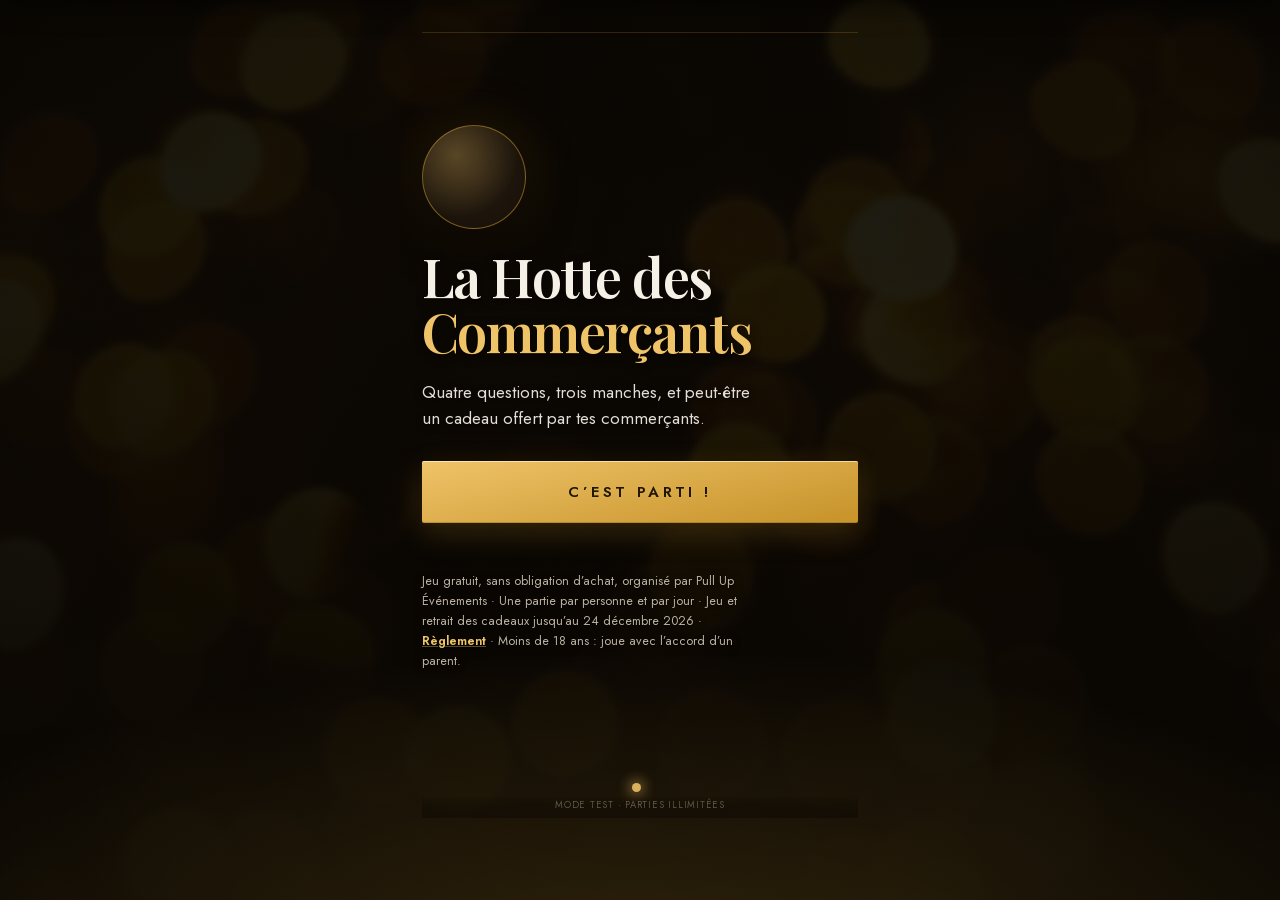
<file: index.html>
<!DOCTYPE html>
<html lang="fr">
<head>
  <meta charset="UTF-8">
  <meta name="viewport" content="width=device-width, initial-scale=1.0">
  <title>La Hotte des Commerçants : tente ta chance !</title>
  <meta name="description" content="Quatre questions, trois manches, et peut-être un cadeau offert par les commerçants de la galerie.">
  <!-- L'IDENTITÉ DE PARTAGE (29/08/2026) : l'icône d'onglet, l'icône
       « ajouter à l'écran d'accueil », la couleur de la barre du
       navigateur, et la carte d'aperçu quand le lien circule sur
       WhatsApp ou Messenger (la façade de la galerie en grand). Les
       adresses og: sont absolues : les messageries l'exigent. -->
  <link rel="icon" href="img/hotte-medaillon.svg" type="image/svg+xml">
  <link rel="icon" href="img/favicon-32.png" sizes="32x32" type="image/png">
  <link rel="apple-touch-icon" href="img/apple-touch-icon.png">
  <link rel="manifest" href="manifest.webmanifest">
  <meta name="theme-color" content="#E4373F">
  <meta property="og:type" content="website">
  <meta property="og:title" content="La Hotte des Commerçants : tente ta chance !">
  <meta property="og:description" content="Quatre questions, trois manches, et peut-être un cadeau offert par tes commerçants.">
  <meta property="og:image" content="https://capdepontromain-stack.github.io/pullup-roue/img/partage-og.jpg">
  <meta property="og:image:width" content="1200">
  <meta property="og:image:height" content="630">
  <meta property="og:url" content="https://capdepontromain-stack.github.io/pullup-roue/">
  <meta property="og:locale" content="fr_FR">
  <meta name="twitter:card" content="summary_large_image">
  <!-- SÉCURITÉ (26/08/2026) : la page ne s'autorise QUE ses propres
       fichiers et la base Supabase. Si un jour un texte venu de la base
       contenait du code (ou si quelqu'un parvenait à en glisser un), le
       navigateur refuserait de l'exécuter. C'est une seconde barrière :
       la première reste l'échappement systématique côté application
       (voir la fonction echap dans app.js). -->
  <meta http-equiv="Content-Security-Policy" content="default-src 'self'; script-src 'self'; style-src 'self' 'unsafe-inline'; img-src 'self' data:; font-src 'self'; connect-src 'self' https://vincxrmtfjbenlzhjwby.supabase.co; base-uri 'none'; form-action 'none'; object-src 'none'; frame-src 'none'">
  <!-- L'adresse de la page n'est jamais transmise aux sites extérieurs. -->
  <meta name="referrer" content="strict-origin-when-cross-origin">
  <!-- La liaison avec la base est ouverte tout de suite, avant même que
       les scripts soient là : sur la 4G d'une galerie, la poignée de
       main met facilement 300 ms, autant ne pas les attendre. -->
  <link rel="preconnect" href="https://vincxrmtfjbenlzhjwby.supabase.co" crossorigin>
  <!-- Les deux polices du premier écran sont demandées en même temps que
       la feuille de style, au lieu d'attendre qu'elle soit lue. -->
  <link rel="preload" href="fonts/playfairdisplay-600.woff2" as="font" type="font/woff2" crossorigin>
  <link rel="preload" href="fonts/jost-400.woff2" as="font" type="font/woff2" crossorigin>
  <!-- Le fond doré n'est plus préchargé (28/08/2026) : le thème Cap
       Sacré-Cœur, celui de tous les QR actuels, ne l'affiche pas et
       ces 65 Ko partaient pour rien à chaque ouverture. Les thèmes
       sombres le chargent par la feuille de style dès qu'ils en ont
       besoin. -->
  <!-- Le numéro derrière le nom du fichier force le téléphone à recharger
       la feuille de style au lieu de ressortir celle qu'il avait gardée en
       mémoire. À changer à chaque mise en ligne d'une modification visuelle,
       sinon un joueur déjà venu continue de voir l'ancienne version. -->
  <link rel="stylesheet" href="style.css?v=28sept2026e">
  <!-- Les scripts sont déclarés ici avec « defer » : le téléchargement
       commence tout de suite, en même temps que la lecture de la page,
       et l'exécution attend que la page soit construite. En fin de page,
       ils n'étaient demandés qu'après avoir lu tout le HTML. L'ordre
       est garanti par defer. -->
  <!-- LE FILET DE SECOURS (20/09/2026) : chargé avant tout le reste et
       sans defer, il voit les erreurs de tous les autres scripts. Si le
       jeu ne s'ouvre pas, il affiche un écran lisible avec un bouton
       « Réessayer » au lieu d'une page figée. Voir filet.js. -->
  <script src="filet.js?v=28sept2026e"></script>
  <script src="supabase-lib.js" defer></script>
  <script src="icones.js?v=28sept2026e" defer></script>
  <script src="icones-quiz.js?v=28sept2026e" defer></script>
  <script src="contenus-demo.js?v=28sept2026e" defer></script>
  <!-- LE PORTEFEUILLE DE BONS (26/08/2026)
       Il tient la liste des bons du joueur et sait la dessiner. Chargé
       avant app.js, qui l'appelle à deux endroits : quand un lot est
       gagné, et quand un bon de promotion est pris. Voir bons.js. -->
  <script src="bons.js?v=28sept2026e" defer></script>
  <script src="app.js?v=28sept2026e" defer></script>
  <!-- L'envoi du bon par e-mail n'est pas encore en service : le dossier
       envoi-mails ne part pas en ligne (voir .gitignore), et l'appeler
       ici ne produisait qu'une erreur 404 à chaque ouverture de la page.
       L'application vérifie partout la présence de window.PullUpMails
       avant de s'en servir : il n'y a donc rien d'autre à faire que de
       remettre cette ligne le jour où les fonctions serveur existeront.
  <script src="envoi-mails/envoi-client.js" defer></script>
  -->
</head>
<body>

  <!-- JavaScript coupé (ou bloqué par un navigateur d'entreprise) : la
       page s'afficherait sans qu'aucun bouton ne réponde. Autant le dire. -->
  <noscript>
    <div style="padding:22px;text-align:center;background:#141009;color:#F6F1E6;
                font-family:Jost,Avenir Next,Arial,sans-serif;line-height:1.5">
      <p style="font-size:19px;font-weight:700;color:#EFC368;margin:0 0 8px">Le jeu a besoin de JavaScript</p>
      <p style="font-size:15px;margin:0">Active JavaScript dans les réglages de ton navigateur,
      puis scanne à nouveau le QR code de la galerie.</p>
    </div>
  </noscript>

  <!-- Le pré-thème : synchrone et minuscule, il habille la page du bon
       thème avant la première image (voir pretheme.js). Il doit rester
       le premier élément de body. -->
  <script src="pretheme.js?v=28sept2026e"></script>

  <div class="app">

    <!-- En-tête : l'identité de l'opération, présente sur TOUS les écrans.
         Deux niveaux, comme une manchette de magazine : le nom du jeu en
         petites capitales dorées, la galerie juste en dessous, beaucoup
         plus grande (son logo quand elle en a un, sinon son nom en
         Playfair), et un filet fin qui referme le bloc.
         Le nom du jeu est masqué sur l'écran d'accueil : le grand titre
         y dit déjà la même chose. -->
    <header class="entete">
      <span class="entete-jeu" id="entete-jeu" hidden></span>
      <span class="entete-galerie">
        <img id="logo-client" class="logo-client" alt="" hidden>
        <span class="entete-lieu" id="entete-lieu" hidden></span>
      </span>
    </header>

    <!-- LE RIDEAU D'OUVERTURE (26/08/2026)
         Le premier écran de la soirée : deux pans de velours qui
         s'écartent sur le jeu. L'ouverture est une animation CSS pure,
         qui part toute seule : même si le JavaScript ne se charge pas,
         le rideau s'ouvre et personne ne reste enfermé dehors. Le
         script ne fait que retirer l'élément une fois le spectacle
         commencé. -->
    <div class="rideau" id="rideau" aria-hidden="true">
      <span class="rideau-pan rideau-gauche"></span>
      <span class="rideau-pan rideau-droite"></span>
      <span class="rideau-frise"></span>
      <!-- Le nœud du cadeau (28/09/2026) : ne sert qu'au thème Engen, où
           le rideau devient un paquet-cadeau qui se déballe (voir
           body.theme-engen .rideau dans style.css). Invisible ailleurs. -->
      <span class="rideau-noeud"></span>
    </div>

    <!-- La guirlande d'ampoules du chapiteau : visible seulement quand
         l'opération est en univers cirque (voir .theme-circus). -->
    <div class="guirlande" aria-hidden="true"><i></i><i></i><i></i><i></i><i></i><i></i><i></i><i></i><i></i><i></i><i></i><i></i><i></i><i></i></div>

    <!-- Écran 1 : accueil -->
    <section id="ecran-accueil" class="ecran actif">
      <div class="hero">
        <!-- La classe hero-photo (et ses 340 Ko de photographie en fond) est
             posée par app.js uniquement pour les thèmes qui affichent le
             médaillon : la déclarer ici la ferait télécharger par tous. -->
        <div class="hero-emoji" id="accueil-medaillon"></div>
        <h1>La Hotte des<br><span class="or">Commerçants</span></h1>
        <p id="accueil-lieu" class="lieu-badge" hidden></p>
        <p class="sous-titre">Quatre questions, trois manches, et peut-être un cadeau offert par tes commerçants.</p>
        <p class="accueil-compte" id="accueil-compte"></p>
        <button class="btn btn-or btn-grand" id="btn-jouer">C’est parti&nbsp;!</button>
        <!-- Rempli par app.js quand le téléphone garde un bon encore
             valable : le joueur qui revient (ou qui a rechargé la page)
             retrouve son code sans avoir à rejouer. -->
        <div id="accueil-rappel-bons"></div>
        <div class="mentions">
          <p class="mini-mention"><span class="mention-accueil-texte">Jeu gratuit, sans obligation d’achat, organisé par Pull Up Événements · Une partie par personne et par jour · Jeu et retrait des cadeaux jusqu’au 24&nbsp;décembre&nbsp;2026</span> · <a href="reglement.html" target="_blank" rel="noopener noreferrer" class="lien-or">Règlement</a> · Moins de 18 ans&nbsp;: joue avec l’accord d’un parent.</p>
        </div>
      </div>
    </section>

    <!-- Écran 2 : quiz -->
    <section id="ecran-quiz" class="ecran">
      <div class="quiz-entete">
        <button type="button" class="btn-retour" id="btn-question-retour" aria-label="Revenir à la question précédente">
          <svg viewBox="0 0 24 24" width="19" height="19" fill="none" stroke="currentColor"
               stroke-width="2.2" stroke-linecap="round" stroke-linejoin="round" aria-hidden="true">
            <path d="M15 5 L8 12 L15 19"/>
          </svg>
        </button>
        <div class="progression"><div class="progression-barre" id="barre-progression"></div></div>
        <span class="quiz-compteur" id="quiz-compteur"></span>
      </div>
      <div class="quiz-zone">
        <h2 id="question-titre"></h2>
        <p id="question-soustitre" class="question-soustitre"></p>
        <div id="question-options" class="options"></div>
        <div id="question-texte-zone" class="texte-zone" hidden>
          <input type="text" id="question-texte-input" autocomplete="off">
          <button class="btn btn-or btn-grand" id="btn-texte-suivant">Continuer</button>
        </div>
        <div id="question-multi-zone" class="multi-zone" hidden>
          <button class="btn btn-or btn-grand" id="btn-multi-suivant">Continuer</button>
        </div>
      </div>
    </section>

    <!-- Écran 3 : coordonnées -->
    <section id="ecran-coordonnees" class="ecran">
      <div class="quiz-entete">
        <button type="button" class="btn-retour" id="btn-coordonnees-retour" aria-label="Revenir à la dernière question">
          <svg viewBox="0 0 24 24" width="19" height="19" fill="none" stroke="currentColor"
               stroke-width="2.2" stroke-linecap="round" stroke-linejoin="round" aria-hidden="true">
            <path d="M15 5 L8 12 L15 19"/>
          </svg>
        </button>
        <div class="progression"><div class="progression-barre progression-pleine"></div></div>
        <span class="quiz-compteur">Dernière étape</span>
      </div>
      <div class="quiz-zone">
        <h2>Tes coordonnées</h2>
        <p class="question-soustitre">Ton e-mail sert à enregistrer ta partie et à retrouver ton bon si tu perds ton code. Rien d’autre sans ton accord. Une seule partie par personne et par jour.</p>
        <p class="mini-mention" id="mention-exclusion">Le jeu n’est pas ouvert aux personnes qui travaillent dans la galerie, dans les boutiques partenaires ou chez Pull Up Événements, ni à leur famille.</p>
        <label class="champ">
          <span>Ton adresse e-mail *</span>
          <input type="email" id="input-email" placeholder="ton.mail@exemple.com" autocomplete="email" inputmode="email" enterkeyhint="next" autocapitalize="none" autocorrect="off" spellcheck="false">
        </label>
        <div id="suggestion-email" class="suggestion" role="status" hidden>
          <p class="suggestion-texte">Petite vérification&nbsp;: tu voulais peut-être écrire <strong id="suggestion-valeur"></strong>&nbsp;?</p>
          <div class="suggestion-actions">
            <button type="button" class="btn-mini btn-mini-or" id="btn-suggestion-oui">Oui, corriger</button>
            <button type="button" class="btn-mini" id="btn-suggestion-non">Non, c’est la bonne</button>
          </div>
        </div>
        <label class="champ">
          <span>Ton téléphone <em>(facultatif)</em></span>
          <!-- La finalité doit être donnée AU MOMENT de la collecte, pas
               seulement dans le règlement ouvert dans un autre onglet
               (article 13 du RGPD, contrôle juridique du 15/09/2026). La
               promesse d'absence de SMS est aussi ce qui débloque la
               saisie : sans elle, une partie des joueurs laisse le champ
               vide, l'autre le remplit sans savoir pourquoi. -->
          <em class="champ-aide">On te fait signe seulement si ton cadeau coince. Jamais d’appel ni de SMS de publicité, promis.</em>
          <input type="tel" id="input-tel" placeholder="0692 12 34 56" autocomplete="tel" inputmode="tel" enterkeyhint="done">
        </label>
        <!-- Le numéro est facultatif : ce bloc prévient quand il a l'air
             incomplet, il ne refuse jamais la participation. Même
             habillage que la vérification de l'adresse e-mail, donc
             aucun style nouveau (y compris en écran couché). -->
        <div id="alerte-tel" class="suggestion" role="status" hidden>
          <p class="suggestion-texte">Juste un doute&nbsp;: <strong id="alerte-tel-valeur"></strong>, c’est bien ton numéro&nbsp;?</p>
          <div class="suggestion-actions">
            <button type="button" class="btn-mini btn-mini-or" id="btn-tel-corriger">Je corrige</button>
            <button type="button" class="btn-mini" id="btn-tel-garder">C’est mon numéro</button>
          </div>
        </div>
        <label class="case">
          <input type="checkbox" id="check-reglement">
          <span>J’ai lu et j’accepte le <a href="reglement.html" target="_blank" rel="noopener noreferrer" class="lien-or">règlement du jeu</a>, qui explique ce que Pull Up Événements fait de mes réponses et de mes coordonnées. *</span>
        </label>

        <!-- role="alert" : le lecteur d'écran lit l'erreur dès qu'elle
             s'écrit ; sans lui, un joueur non voyant tapait « Je tente
             ma chance » sans jamais savoir pourquoi rien ne se passait. -->
        <p id="erreur-coordonnees" class="erreur" role="alert" hidden></p>
        <!-- Ce bouton ouvre le ticket à gratter, et le jeu du jour n'est
             pas toujours la roue : « Je tente ma chance » reste vrai. -->
        <p class="mini-mention" id="mention-donnees"><span id="mention-donnees-texte">Tes réponses et tes coordonnées sont utilisées par Pull Up Événements (Le Tampon) pour gérer le jeu et te remettre ton lot. Tes réponses servent aussi à choisir, parmi les offres des commerçants, celles qui correspondent à tes goûts : elles ne changent rien à ta partie ni à ton lot. Juste après, on te demandera si tu veux aussi recevoir les bons plans des commerçants&nbsp;: ce choix ne changera rien non plus, et tu pourras en changer quand tu veux. Données conservées un an après l’opération, ou trois ans après ton dernier contact avec nous si tu acceptes de recevoir les offres ; ton téléphone, lui, est supprimé au plus tard trois mois après la fin du jeu. Jamais vendues.</span> Tu peux accéder à tes données, les corriger ou les supprimer à tout moment&nbsp;: contact@pullup.re · <a href="reglement.html#donnees" target="_blank" rel="noopener noreferrer" class="lien-or">En savoir plus sur tes données</a></p>
        <button class="btn btn-or btn-grand" id="btn-valider">Je tente ma chance</button>
      </div>
    </section>

    <!-- Écran 4a : le ticket à gratter -->
    <section id="ecran-grattage" class="ecran">
      <div class="roue-zone">
        <h2 id="grattage-titre">Ton ticket à gratter</h2>
        <p class="question-soustitre" id="grattage-consigne" role="status">Gratte avec ton doigt. Le billet ouvre la partie, il ne donne pas de cadeau : tout se joue sur les manches qui suivent.</p>
        <div class="ticket" id="ticket">
          <div class="ticket-fond" id="ticket-fond">
            <!-- Le nom de la galerie est écrit par appliquerOperation() :
                 en dur, il partait au nom de Cap Sacré-Cœur chez toutes
                 les autres galeries. -->
            <span class="ticket-mention" id="ticket-mention">Ticket</span>
            <span class="ticket-resultat" id="ticket-resultat"></span>
            <span class="ticket-detail" id="ticket-detail"></span>
          </div>
          <canvas class="ticket-voile" id="ticket-voile" width="600" height="380" aria-label="Zone à gratter du ticket" role="img"></canvas>
          <span class="doigt-consigne" id="doigt-consigne" aria-hidden="true"></span>
        </div>
        <button class="btn btn-or btn-grand" id="btn-grattage-suite" hidden>Continuer</button>
      </div>
    </section>

    <!-- Écran 4 : la roue -->
    <section id="ecran-roue" class="ecran">
      <div class="roue-zone">
        <div class="manche-bandeau" id="manche-roue" hidden></div>
        <h2 id="roue-titre">À toi de jouer</h2>
        <div class="roue-cadre" id="roue-cadre" role="img" aria-label="La roue de la chance">
          <div class="roue-pointeur">
            <svg width="30" height="26" viewBox="0 0 30 26" aria-hidden="true">
              <defs>
                <linearGradient id="grad-pointeur" x1="0" y1="0" x2="0" y2="1">
                  <stop offset="0" stop-color="#FFE9B8"/>
                  <stop offset="0.55" stop-color="#EFC368"/>
                  <stop offset="1" stop-color="#C9962E"/>
                </linearGradient>
              </defs>
              <path d="M2 2 L28 2 L15 24 Z" fill="url(#grad-pointeur)" stroke="#7a5410" stroke-width="1.2"/>
            </svg>
          </div>
          <svg id="roue-svg" viewBox="0 0 300 300" aria-hidden="true"></svg>
          <!-- Le chapiteau gravé au moyeu (30/08/2026, Romain : « les
               jeux, faut les mettre un peu en mode cirque ») : il
               remplace l'étoile, même trait d'or gravé. Les pictos des
               CASES, eux, ne bougent pas : tranché le 28/08. -->
          <div class="roue-centre">
            <svg class="moyeu-chapiteau" width="30" height="30" viewBox="0 0 30 30" aria-hidden="true">
              <path d="M3 15 L15 4.5 L27 15 Z M5.5 15 L7 26 L23 26 L24.5 15 M15 4.5 V1.5 L19 2.6 L15 3.8"
                    fill="none" stroke="#EFC368" stroke-width="1.6" stroke-linejoin="round" stroke-linecap="round"/>
            </svg>
            <!-- L'emblème Engen au moyeu (28/09/2026, Romain : « enlève le
                 chapiteau, mets le logo Engen au milieu de la roue »).
                 Les deux tracés viennent de img/client/logo-engen.svg
                 (l'ovale blanc et le « e » rouge), cadrés sur l'emblème.
                 Visible sous body.theme-engen seulement (style.css). -->
            <svg class="moyeu-engen" width="50" height="30" viewBox="47.5 30 46.8 28.3" aria-hidden="true">
              <path fill-rule="evenodd" clip-rule="evenodd" d="M70.9171 32C81.4657 32 92.3107 36.5204 92.3107 44.1579C92.3107 51.7955 81.4657 56.3047 70.9171 56.3047C60.3574 56.3047 49.5123 51.7955 49.5123 44.1579C49.5123 36.5204 60.3574 32 70.9171 32Z" fill="white"/>
              <path fill-rule="evenodd" clip-rule="evenodd" d="M85.3233 37.3876L68.7354 45.9844L65.8703 44.2261L77.9141 38.0266C75.0601 36.839 70.619 36.931 70.619 36.931C57.1023 37.57 57.4337 44.2261 57.4337 44.2261C57.4337 45.8021 58.9288 50.7902 70.619 51.3832C84.7636 50.9266 85.4137 43.7457 83.5412 41.6337L87.9474 39.3046C90.3447 41.4958 90.3447 44.2245 90.3447 44.2245C90.3907 47.7745 85.6991 53.9058 70.6174 54.3498C55.5596 53.4936 51.518 47.8205 51.4736 44.2245C51.4276 40.6745 55.7895 34.4528 70.6174 33.9502C80.5857 33.8598 85.3233 37.3876 85.3233 37.3876Z" fill="#ED1651"/>
            </svg>
          </div>
        </div>
        <button class="btn btn-or btn-grand" id="btn-tourner">Tourner la roue</button>
        <p class="mini-mention">Les cases affichées sont un décor&nbsp;: elles ne disent rien de tes chances. Le résultat est tiré au sort avant la partie.</p>
      </div>
    </section>

    <!-- Écran 4c : les autres jeux (les trois paquets, le memory…).
         Chaque jeu du dossier jeux/ construit lui-même son contenu ici. -->
    <section id="ecran-jeu" class="ecran">
      <div class="manche-bandeau" id="manche-jeu" hidden></div>
      <div class="roue-zone jeu-zone" id="jeu-zone"></div>
    </section>

    <!-- Écran 5 : résultat -->
    <section id="ecran-resultat" class="ecran">
      <div class="hero">
        <div class="hero-emoji medaillon-resultat" id="resultat-emoji"></div>
        <h1 id="resultat-titre"></h1>
        <p class="sous-titre" id="resultat-texte"></p>
        <p id="resultat-commercant" class="commercant-offre" hidden></p>
        <p class="mini-mention" id="resultat-mineur" hidden>Tu as moins de 18 ans : viens chercher ton lot avec un parent.</p>
        <div id="resultat-code-bloc" class="code-bloc" hidden>
          <!-- LE BON EST UN VRAI TICKET (26/08/2026)
               Un code écrit sur le fond noir de l'écran restait une
               ligne de texte parmi d'autres. Posé sur un carton doré à
               encoches, il devient l'objet qu'on garde et qu'on montre
               au commerçant. Les encoches sont un masque CSS : sur un
               navigateur qui ne le gère pas, le ticket reste un beau
               rectangle doré, rien ne casse. -->
          <div class="bon-ticket">
            <span class="bon-ticket-souche" aria-hidden="true"></span>
            <span class="code-libelle">Ton bon cadeau</span>
            <span class="code-valeur" id="resultat-code"></span>
            <span class="code-info" id="resultat-code-info">Note ton code : il te suffit pour retirer ton lot.</span>
            <!-- Affiché uniquement aux joueurs de moins de 18 ans : le
                 règlement, article 5, impose la remise du lot en présence
                 d'un parent. Ni l'enfant ni le commerçant ne le savaient. -->
          </div>
          <div class="deux-choix">
            <button class="btn btn-or btn-utiliser" id="btn-utiliser">Je suis chez le commerçant</button>
            <button class="btn btn-discret" id="btn-garder-bon">Je garde mon bon pour plus tard</button>
          </div>
        </div>

        <!-- Bon validé : preuve vivante pour le commerçant -->
        <div id="bon-valide" class="bon-valide" hidden>
          <span class="valide-marque" aria-hidden="true">
            <svg viewBox="0 0 52 52" width="46" height="46" fill="none" stroke="#3fbf6a" stroke-width="4" stroke-linecap="round" stroke-linejoin="round">
              <circle cx="26" cy="26" r="22"/><path d="M15 27 l8 8 l15 -17"/>
            </svg>
          </span>
          <span class="valide-titre">Bon utilisé</span>
          <span class="valide-lot" id="valide-lot"></span>
          <span class="valide-horloge" id="valide-horloge"></span>
          <span class="valide-mention">Cet écran est la preuve. Le bon ne peut plus servir.</span>
          <div id="remerciement" class="remerciement">
            <p class="remerciement-texte">Un petit mot pour ton commerçant ?</p>
            <button class="btn btn-discret btn-merci" id="btn-merci">Merci beaucoup !</button>
          </div>
        </div>

        <!-- Confirmation avant de brûler le bon -->
        <div id="confirme-utilisation" class="confirme" hidden>
          <p class="confirme-mot-cle">Passe ton téléphone au commerçant</p>
          <p class="confirme-texte" id="confirme-detail"></p>
          <div class="confirme-actions">
            <button class="btn btn-or" id="btn-confirme-oui">Je valide ce bon</button>
            <button class="btn btn-discret" id="btn-confirme-non">Annuler</button>
          </div>
          <p class="confirme-note">Ce bouton est réservé au commerçant. Une fois validé, le bon ne peut plus servir.</p>
        </div>
        <!-- Un seul bouton sur cet écran (25/08/2026). Romain veut une
             page de résultat nue : le résultat, le bon s'il y en a un,
             et « Continuer ». Tout le reste (les promos, le programme,
             le retour à l'accueil) vit derrière ce bouton, dans
             l'espace découverte. -->
        <button class="btn btn-or btn-grand" id="btn-resultat-continuer">Continuer</button>
        <!-- LE CHOIX DE PRENDRE SON TEMPS (27/08/2026, Romain) : le
             gagnant doit savoir qu'il ne perd rien s'il n'utilise pas
             son bon tout de suite. Un bouton discret, et la mention
             au-dessous le rassure noir sur blanc. -->
        <button class="btn btn-discret" id="btn-resultat-plus-tard" hidden>Je retirerai mon cadeau plus tard</button>
        <!-- LE PERDANT A UNE DEUXIÈME PORTE (29/08/2026, Romain) : en
             plus des bons de réduction, un bouton mène droit au
             programme des animations de la galerie. Montré au perdant
             seulement : le gagnant a déjà son bouton « plus tard ». -->
        <button class="btn btn-discret" id="btn-resultat-programme" hidden>Voir le programme des animations de ta galerie</button>
        <p class="mini-mention" id="resultat-mention"></p>

        <!-- Seule réserve conservée : le bouton du second tour (bonus du
             ticket), débranché depuis que le ticket perd toujours mais
             gardé avec sa mécanique complète dans app.js au cas où le
             bonus reviendrait. Les autres boutons de suite (galerie,
             programme, accueil) ont été retirés le 29/08/2026 :
             l'espace découverte a les siens. -->
        <div class="suites" id="resultat-suites" hidden>
          <!-- Libellé neutralisé le 26/09/2026 : l'article 4 du règlement écrit
               que le billet n'attribue « aucune seconde participation », et la
               base ne sait enregistrer qu'une participation, un lot et un code
               par personne et par jour. La mécanique reste débranchée
               (toursRestants vaut toujours 1, et #resultat-suites est masqué) :
               plus aucun fichier du jeu ne contient la promesse d'un second
               tour. Ne jamais la remettre sans que le règlement ET la base
               changent d'abord. -->
          <button class="btn btn-or" id="btn-rejouer-bonus" hidden>Continuer</button>
        </div>
      </div>
    </section>

    <!-- Écran : l'espace découverte, le joueur choisit ce qu'il veut voir -->
    <section id="ecran-decouverte" class="ecran">
      <div class="quiz-zone decouverte-zone">
        <h2 id="decouverte-titre">Et maintenant ?</h2>
        <p class="question-soustitre" id="decouverte-soustitre">Qu’est-ce que tu as envie de voir dans la galerie&nbsp;?</p>

        <!-- Le bloc « Ce qui t'attend quand même » (la petite liste des
             promos, nouveautés et programme) a été RETIRÉ le 27/08/2026 :
             Romain le trouvait redondant avec les grandes cartes juste en
             dessous, qui disent la même chose en mieux. Ne pas le
             remettre. -->

        <!-- MES BONS, EN PREMIER (26/08/2026, demande de Romain :
             « que les bons soient mis en avant »). La carte n'apparaît
             que si le joueur a réellement un bon à présenter : proposer
             un portefeuille vide à quelqu'un qui vient de perdre serait
             une petite cruauté. C'est app.js qui la montre ou la cache,
             dans afficherDecouverte(). -->
        <div class="choix-univers">
          <button type="button" class="carte-univers carte-mesbons" id="carte-mesbons" hidden>
            <span class="carte-photo" aria-hidden="true"></span>
            <span class="carte-voile" aria-hidden="true"></span>
            <span class="carte-texte">
              <span class="carte-etiquette">À retirer chez le commerçant</span>
              <span class="carte-titre" id="carte-mesbons-titre">Obtenir mon cadeau</span>
              <span class="carte-detail">Présente ton bon au commerçant, c’est lui qui le valide.</span>
              <span class="carte-action">
                <span class="carte-action-mot">Aller le chercher</span>
                <svg viewBox="0 0 24 24" width="17" height="17" fill="none" stroke="currentColor"
                     stroke-width="2.2" stroke-linecap="round" stroke-linejoin="round" aria-hidden="true">
                  <path d="M5 12 h13"/><path d="M12 5 l7 7 l-7 7"/>
                </svg>
              </span>
            </span>
          </button>

          <button type="button" class="carte-univers carte-promos" id="carte-promos">
            <span class="carte-photo" aria-hidden="true"></span>
            <span class="carte-voile" aria-hidden="true"></span>
            <span class="carte-texte">
              <span class="carte-etiquette">Rien qu’aujourd’hui</span>
              <!-- « offre », jamais « remporté » : le perdant passe ici
                   juste après « Pas de cadeau aujourd'hui », et le
                   règlement interdit de laisser croire à un gain. -->
              <span class="carte-titre">Tes commerçants ont des réductions pour toi</span>
              <span class="carte-detail">Des bons à utiliser aujourd’hui chez tes commerçants. Des bons à utiliser aujourd’hui chez tes commerçants, quand ils en proposent.</span>
              <span class="carte-action">
                <span class="carte-action-mot">Voir les offres du jour</span>
                <svg viewBox="0 0 24 24" width="17" height="17" fill="none" stroke="currentColor"
                     stroke-width="2.2" stroke-linecap="round" stroke-linejoin="round" aria-hidden="true">
                  <path d="M5 12 h13"/><path d="M12 5 l7 7 l-7 7"/>
                </svg>
              </span>
            </span>
          </button>

<!-- V2 (28/08/2026) : la carte des nouveautés a été retirée sur le
               retour de Cap Sacré-Cœur (« trop d'informations à la fin »).
               L'écran des nouveautés existe toujours, plus rien n'y mène. -->

          <!-- LE PROGRAMME PASSE EN CARTE (26/08/2026)
               Il était un lien discret sous les deux cartes photo :
               personne ne le voyait, alors que c'est ce qui fait venir
               les familles à la galerie. Il prend maintenant la même
               place que les autres. L'identifiant ne bouge pas :
               app.js continue de l'écouter tel quel. -->
          <button type="button" class="carte-univers carte-programme" id="btn-decouverte-programme">
            <span class="carte-photo" aria-hidden="true"></span>
            <span class="carte-voile" aria-hidden="true"></span>
            <span class="carte-texte">
              <span class="carte-etiquette">Aujourd’hui</span>
              <span class="carte-titre">Les animations du jour</span>
              <span class="carte-detail">Ateliers, spectacles, rencontres : ce qui se passe aujourd’hui, heure par heure.</span>
              <span class="carte-action">
                <span class="carte-action-mot">Voir les animations</span>
                <svg viewBox="0 0 24 24" width="17" height="17" fill="none" stroke="currentColor"
                     stroke-width="2.2" stroke-linecap="round" stroke-linejoin="round" aria-hidden="true">
                  <path d="M5 12 h13"/><path d="M12 5 l7 7 l-7 7"/>
                </svg>
              </span>
            </span>
          </button>
        </div>
        <button type="button" class="lien-sobre lien-sobre-fin" id="btn-decouverte-retour">Revenir à mon résultat</button>
      </div>
    </section>

    <!-- Écran : le portefeuille de bons (26/08/2026)
         Tout ce que le joueur peut présenter à un commerçant, au même
         endroit : le lot gagné en jouant ET les bons pris sur les
         promotions. Avant, chacun vivait sur son propre écran et le
         joueur qui en avait deux ne les voyait jamais ensemble.
         Le contenu est dessiné par bons.js, appelé depuis app.js. -->
    <section id="ecran-mes-bons" class="ecran">
      <div class="quiz-zone vue-galerie">
        <div class="onglets-zone" data-vue="mesbons"></div>
        <div class="bandeau-vue bandeau-mesbons">
          <h2>Mes bons</h2>
          <p class="question-soustitre" id="mesbons-soustitre">Présente ton code au commerçant. Un bon ne sert qu’une fois.</p>
        </div>
        <!-- LA PARTIE COUPÉE S'EXPLIQUE (25/09/2026) : ce mot n'apparaît
             que pour le joueur dont le cadeau vient d'être rendu après une
             partie interrompue. Le texte est écrit par app.js. -->
        <p class="mesbons-reprise" id="mesbons-reprise" hidden></p>
        <div id="mes-bons-liste" class="mes-bons-liste"></div>
        <!-- La station Engen (28/09/2026) : depuis son bon, le gagnant
             peut aller chercher les bons plans de l'anniversaire. Montré
             seulement quand l'opération en a (voir appliquerOperation). -->
        <button class="btn btn-discret" id="btn-mes-bons-promos" hidden>Voir les bons plans</button>
        <button class="btn btn-discret" id="btn-mes-bons-retour">Retour</button>
      </div>
    </section>

    <!-- Écran : les bons plans des commerçants -->
    <section id="ecran-promos" class="ecran">
      <div class="quiz-zone vue-galerie">
        <div class="onglets-zone" data-vue="promos"></div>
        <div class="bandeau-vue bandeau-promos">
          <h2>Les offres du jour</h2>
          <p class="question-soustitre" id="promos-soustitre">Des bons à utiliser aujourd’hui chez tes commerçants. Ce sont eux qui les proposent, et ça change d’un jour à l’autre.</p>
        </div>
        <div id="promos-liste" class="promos-liste"></div>
        <button class="btn btn-discret" id="btn-promos-retour">Retour</button>
      </div>
    </section>

    <!-- Écran : les nouveautés et les tendances des boutiques -->
    <section id="ecran-nouveautes" class="ecran">
      <div class="quiz-zone vue-galerie">
        <div class="onglets-zone" data-vue="nouveautes"></div>
        <div class="bandeau-vue bandeau-nouveautes">
          <h2>Les nouveautés</h2>
          <p class="question-soustitre" id="nouveautes-soustitre">Ce qui vient d’arriver dans les boutiques de la galerie.</p>
        </div>
        <div id="nouveautes-liste" class="nouveautes-liste"></div>
        <button class="btn btn-discret" id="btn-nouveautes-retour">Retour</button>
      </div>
    </section>

    <!-- Écran : proposition des bons plans, une fois le joueur conquis -->
    <section id="ecran-offres" class="ecran">
      <div class="hero hero-offres">
        <div class="hero-emoji" id="offres-medaillon"></div>
        <span class="offres-kicker">Avant de jouer</span>
        <h1 id="offres-titre">Les bons plans de la galerie t’attendent.</h1>
        <p class="sous-titre" id="offres-soustitre">Les bons de réduction, la remise chez ta boutique préférée, les nouvelles collections, le menu du midi.</p>

        <button class="btn btn-or btn-grand" id="btn-offres-oui">Oui, je veux recevoir les bons de réduction et les bons plans des commerçants</button>
        <!-- Les deux réponses ont le même poids visuel : même largeur,
             même hauteur, même taille de texte, contour visible sur le
             refus (corrigé le 06/09/2026). La CNIL demande que refuser
             soit aussi simple qu'accepter ; un consentement obtenu par
             un écran déséquilibré n'est pas un consentement libre, et
             toute la base deviendrait inexploitable. Ne jamais réduire
             le bouton de refus. -->
        <button class="btn-offres-refus" id="btn-offres-non">Non merci, juste le jeu</button>

        <!-- LA RELANCE, UNE SEULE FOIS (27/08/2026, Romain) : au premier
             « non », on pose la question autrement. Le deuxième « non »
             est définitif, personne n'insiste au-delà. -->
        <div id="offres-relance" class="offres-relance" hidden>
          <p class="offres-relance-titre">Tu peux changer d’avis.</p>
          <p class="offres-relance-texte">Ce sont les bons plans des commerçants d’ici, plus les jeux qu’on organise dans les galeries de l’île. Tu te désabonnes en un clic.</p>
          <button class="btn btn-or btn-grand" id="btn-offres-oui2">Oui, je m’inscris</button>
          <button class="btn-offres-refus" id="btn-offres-non2">Non, merci</button>
        </div>
        <p id="offres-mineurs" class="mini-mention" hidden>Les offres par e-mail sont réservées aux joueurs majeurs.</p>
        <!-- « Tu peux te désabonner à tout moment » plutôt que « tu peux
             en changer quand tu veux » et « Ce qu'on fait de tes
             données » (29/08/2026, tournures revues à la demande de
             Romain ; le lien vers l'article données du règlement reste,
             c'est lui qui porte le détail RGPD). -->
        <p class="mini-mention offres-liberte"><span class="offres-liberte-texte">C’est Pull Up Événements qui t’écrit&nbsp;: les offres des commerçants de la galerie, et les jeux et animations qu’on organise dans les galeries de La Réunion.</span> Tu peux te désabonner à tout moment. Ton choix ne change <strong>rien</strong> à ta partie, ni à tes chances, ni à ton lot. <a href="reglement.html#donnees" target="_blank" rel="noopener noreferrer" class="lien-or">Comment tes données sont protégées</a></p>
      </div>
    </section>

    <!-- Écran : le programme des animations -->
    <section id="ecran-programme" class="ecran">
      <div class="quiz-zone vue-galerie">
        <div class="onglets-zone" data-vue="programme"></div>
        <div class="bandeau-vue bandeau-programme">
          <h2>Les animations du jour</h2>
          <p class="question-soustitre">Ce qui se passe aujourd’hui dans la galerie, heure par heure.</p>
        </div>
        <div id="programme-liste" class="programme-liste"></div>
        <button class="btn btn-discret" id="btn-programme-retour">Retour</button>
      </div>
    </section>

    <!-- Fenêtre : bon obtenu depuis une promo -->
    <section id="ecran-bon-promo" class="ecran">
      <div class="hero">
        <div class="hero-emoji" id="bon-promo-medaillon"></div>
        <h1>Ton bon est prêt</h1>
        <p class="sous-titre" id="bon-promo-enseigne"></p>
        <div class="code-bloc">
          <span class="code-libelle" id="bon-promo-libelle">Ton bon</span>
          <span class="code-valeur" id="bon-promo-code"></span>
          <span class="code-info" id="bon-promo-detail"></span>
          <span class="code-info" id="bon-promo-validite">Valable aujourd’hui seulement, aux heures d’ouverture de la boutique. Une seule utilisation.</span>
          <button class="btn btn-or btn-utiliser" id="btn-promo-utiliser">Je suis chez le commerçant</button>
        </div>
        <div id="bon-promo-valide" class="bon-valide" hidden>
          <span class="valide-marque" aria-hidden="true">
            <svg viewBox="0 0 52 52" width="46" height="46" fill="none" stroke="#3fbf6a" stroke-width="4" stroke-linecap="round" stroke-linejoin="round">
              <circle cx="26" cy="26" r="22"/><path d="M15 27 l8 8 l15 -17"/>
            </svg>
          </span>
          <span class="valide-titre" id="bon-promo-valide-titre">Bon utilisé</span>
          <span class="valide-lot" id="bon-promo-valide-lot"></span>
          <span class="valide-horloge" id="bon-promo-horloge"></span>
          <span class="valide-mention" id="bon-promo-valide-mention">Cet écran est la preuve. Le bon ne peut plus servir.</span>
        </div>
        <div id="confirme-promo" class="confirme" hidden>
          <p class="confirme-mot-cle">Passe ton téléphone au commerçant</p>
          <p class="confirme-texte" id="confirme-promo-detail"></p>
          <div class="confirme-actions">
            <button class="btn btn-or" id="btn-promo-confirme-oui">Je valide ce bon</button>
            <button class="btn btn-discret" id="btn-promo-confirme-non">Annuler</button>
          </div>
          <p class="confirme-note">Ce bouton est réservé au commerçant. Une fois validé, le bon ne peut plus servir.</p>
        </div>
        <button class="btn btn-discret" id="btn-bon-promo-retour">Retour aux promos</button>
      </div>
    </section>

    <!-- Écran : opération fermée -->
    <section id="ecran-ferme" class="ecran">
      <div class="hero">
        <div class="hero-emoji">
          <svg viewBox="0 0 100 100" width="50" height="50" aria-hidden="true" fill="none"
               stroke="#EFC368" stroke-width="4" stroke-linecap="round" stroke-linejoin="round">
            <circle cx="50" cy="50" r="32"/><path d="M50 30 v22 l15 9"/>
          </svg>
        </div>
        <h1 id="ferme-titre">À bientôt&nbsp;!</h1>
        <!-- Le texte est adapté par app.js : pas encore commencé,
             terminé, ou simplement fermé pour l'instant. -->
        <p class="sous-titre" id="ferme-texte">Cette opération n’est pas ouverte en ce moment.<br>Reviens vite tenter ta chance&nbsp;!</p>
        <!-- Le gagnant garde l'accès à son bon même une fois le jeu
             fermé : le règlement le promet. Affiché par app.js s'il
             reste un bon valable dans le téléphone. -->
        <button class="btn btn-discret btn-grand" id="btn-ferme-bons" hidden>Revoir mes bons</button>
      </div>
    </section>

    <!-- Écran : déjà joué -->
    <section id="ecran-deja-joue" class="ecran">
      <div class="hero">
        <div class="hero-emoji">
          <svg viewBox="0 0 100 100" width="50" height="50" aria-hidden="true" fill="none"
               stroke="#EFC368" stroke-width="4" stroke-linecap="round" stroke-linejoin="round">
            <path d="M56 22 l7 18 l19 2 l-14 13 l4 19 l-16 -10 l-16 10 l4 -19 l-14 -13 l19 -2 z"/>
            <path d="M28 30 h-14 M24 44 h-12 M30 58 h-10"/>
          </svg>
        </div>
        <h1>Pas si vite&nbsp;!</h1>
        <p class="sous-titre">Tu as déjà tenté ta chance aujourd’hui avec cette adresse e-mail.<br><strong id="deja-joue-demain">Reviens demain pour rejouer&nbsp;!</strong></p>
        <!-- Visible uniquement sur la version d'essai (voir PARTIES_ILLIMITEES) -->
        <div id="deja-joue-essai" hidden>
          <p class="sous-titre">Mais comme tu es sur la <strong>version d’essai</strong>, tu peux rejouer autant de fois que tu veux. Dans la vraie opération, c’est une partie par personne et par jour.</p>
          <button class="btn btn-or btn-grand" id="btn-rejouer-essai">Rejouer quand même</button>
        </div>
        <!-- Le gagnant qui recharge sa page atterrit ici : sans ce
             bouton, son bon dort dans le téléphone sans aucun chemin
             pour le rouvrir. Affiché par app.js s'il reste un bon. -->
        <button class="btn btn-discret btn-grand" id="btn-deja-joue-bons" hidden>Revoir mes bons</button>
        <!-- LE RECOURS DU JOUEUR COUPÉ EN PLEINE PARTIE (20/09/2026).
             La partie est enregistrée dès la validation des coordonnées,
             donc bien avant les manches : un joueur dont la page se
             relance pendant une manche revient ici, et son cadeau
             éventuel est en base sans qu'il ait aucun chemin pour le
             retrouver. Masqué par app.js quand un bon dort déjà dans le
             téléphone : dans ce cas, le bouton ci-dessus suffit. -->
        <p class="mini-mention" id="deja-joue-recours">Ta partie s’est arrêtée en cours de route&nbsp;? Écris à <a href="mailto:contact@pullup.re">contact@pullup.re</a> avec cette adresse e-mail : on retrouve ta partie du jour.</p>
      </div>
    </section>

    <footer class="pied">
      <span class="pastille"></span>
      <span class="pied-marque" id="pied-marque"></span>
    </footer>

    <div id="badge-demo" class="badge-demo" hidden>Mode démo : données non enregistrées</div>
    <div id="badge-test" class="badge-test" hidden>Mode test · parties illimitées</div>
  </div>

  <!-- Décors hors du conteneur : ils restent en arrière-plan du contenu -->
  <div id="flocons"></div>
  <div id="confettis"></div>

  <!-- Les scripts sont déclarés dans l'en-tête, avec « defer ».
       Les jeux, eux, ne sont pas chargés du tout au démarrage : seul le
       jeu du jour est téléchargé, et pendant que le joueur répond aux
       questions (voir chargerFichierJeu() dans app.js). Un fichier = un
       jeu. Voir LISEZ-MOI.md, section « Les jeux ». -->
</body>
</html>
</file>
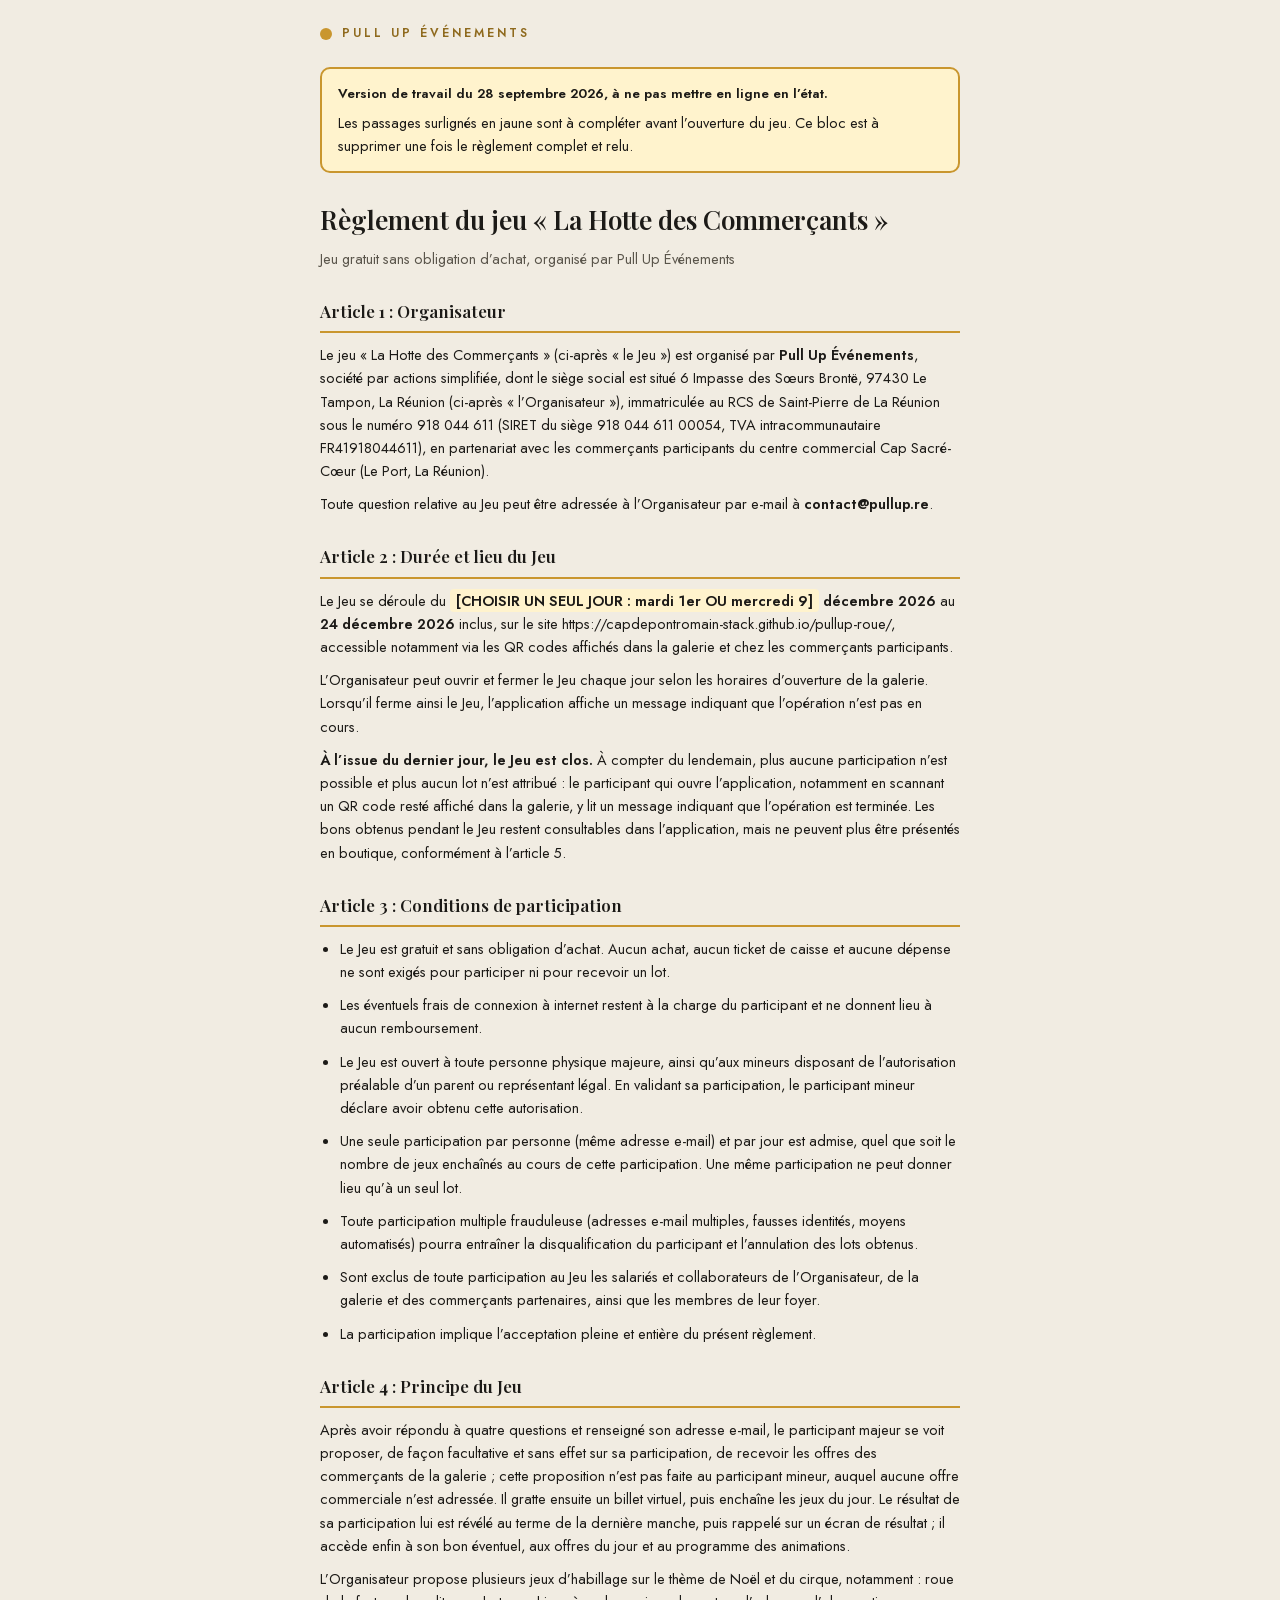
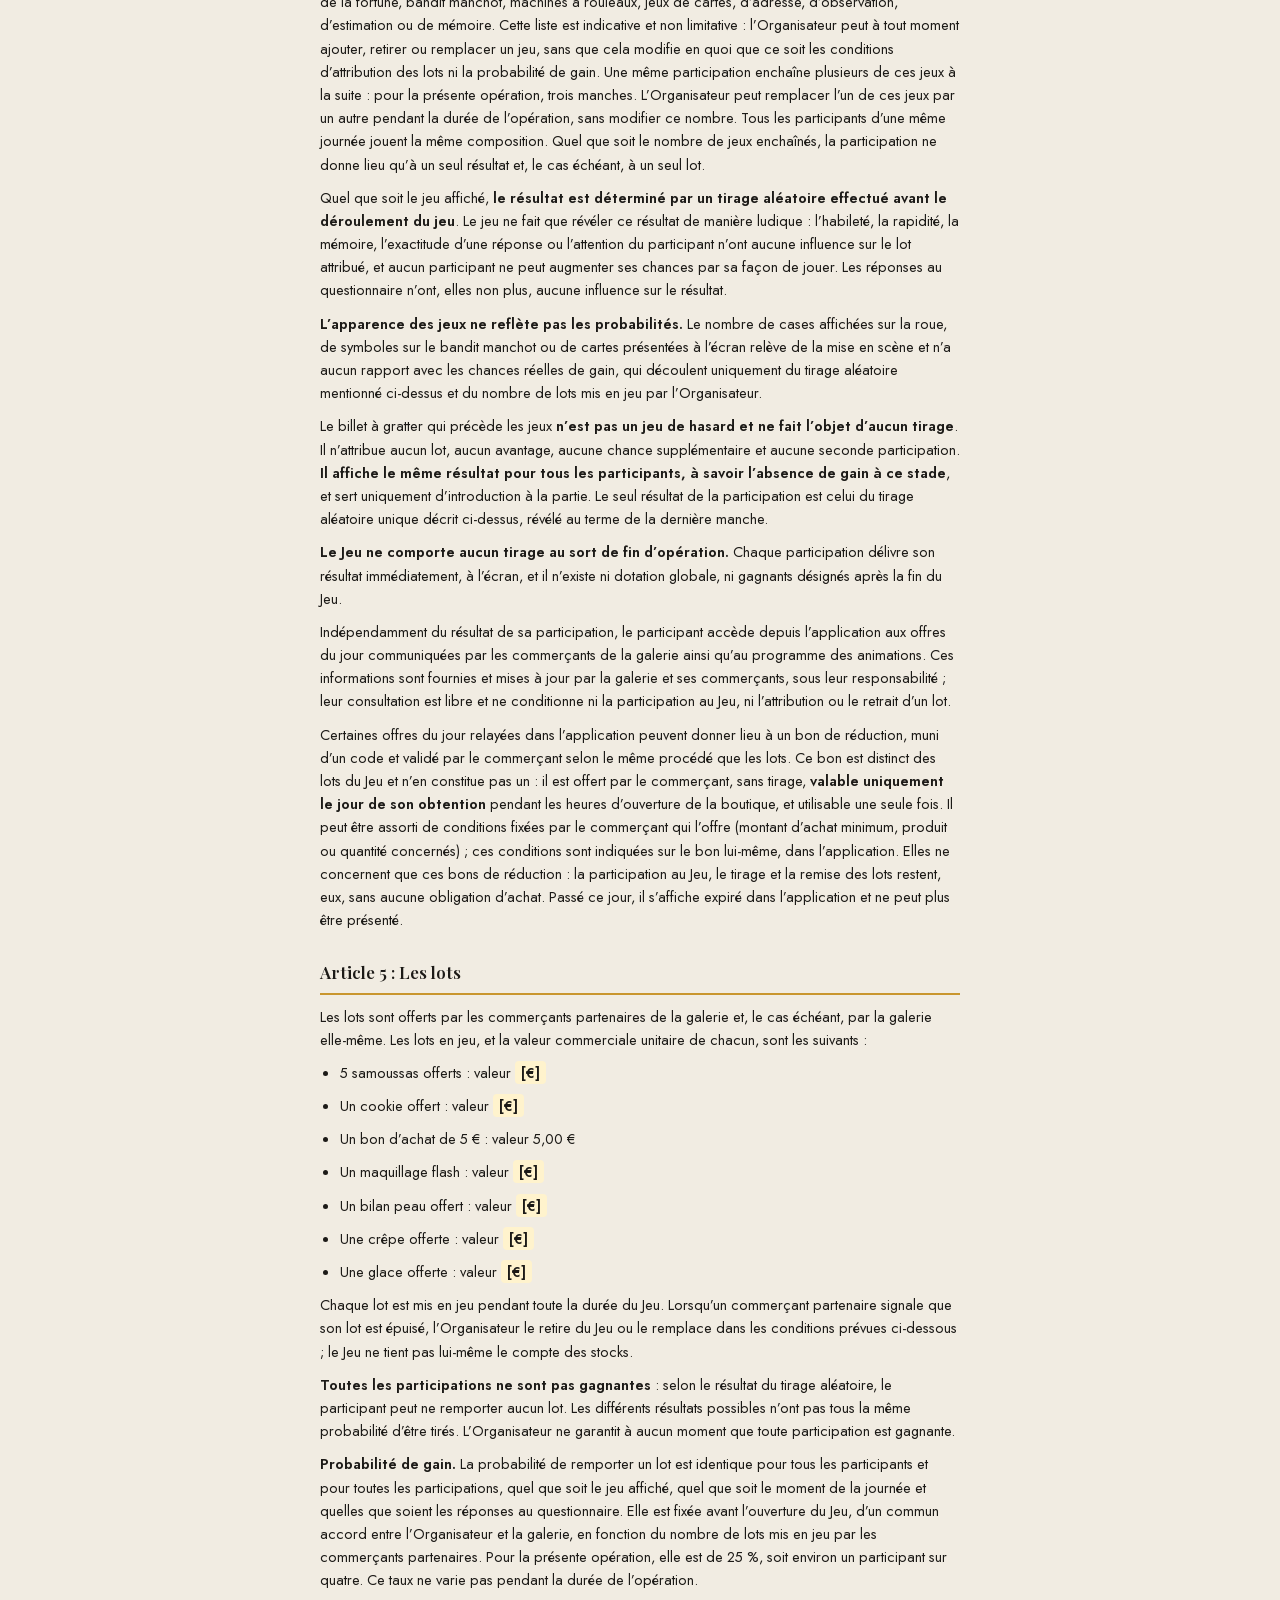
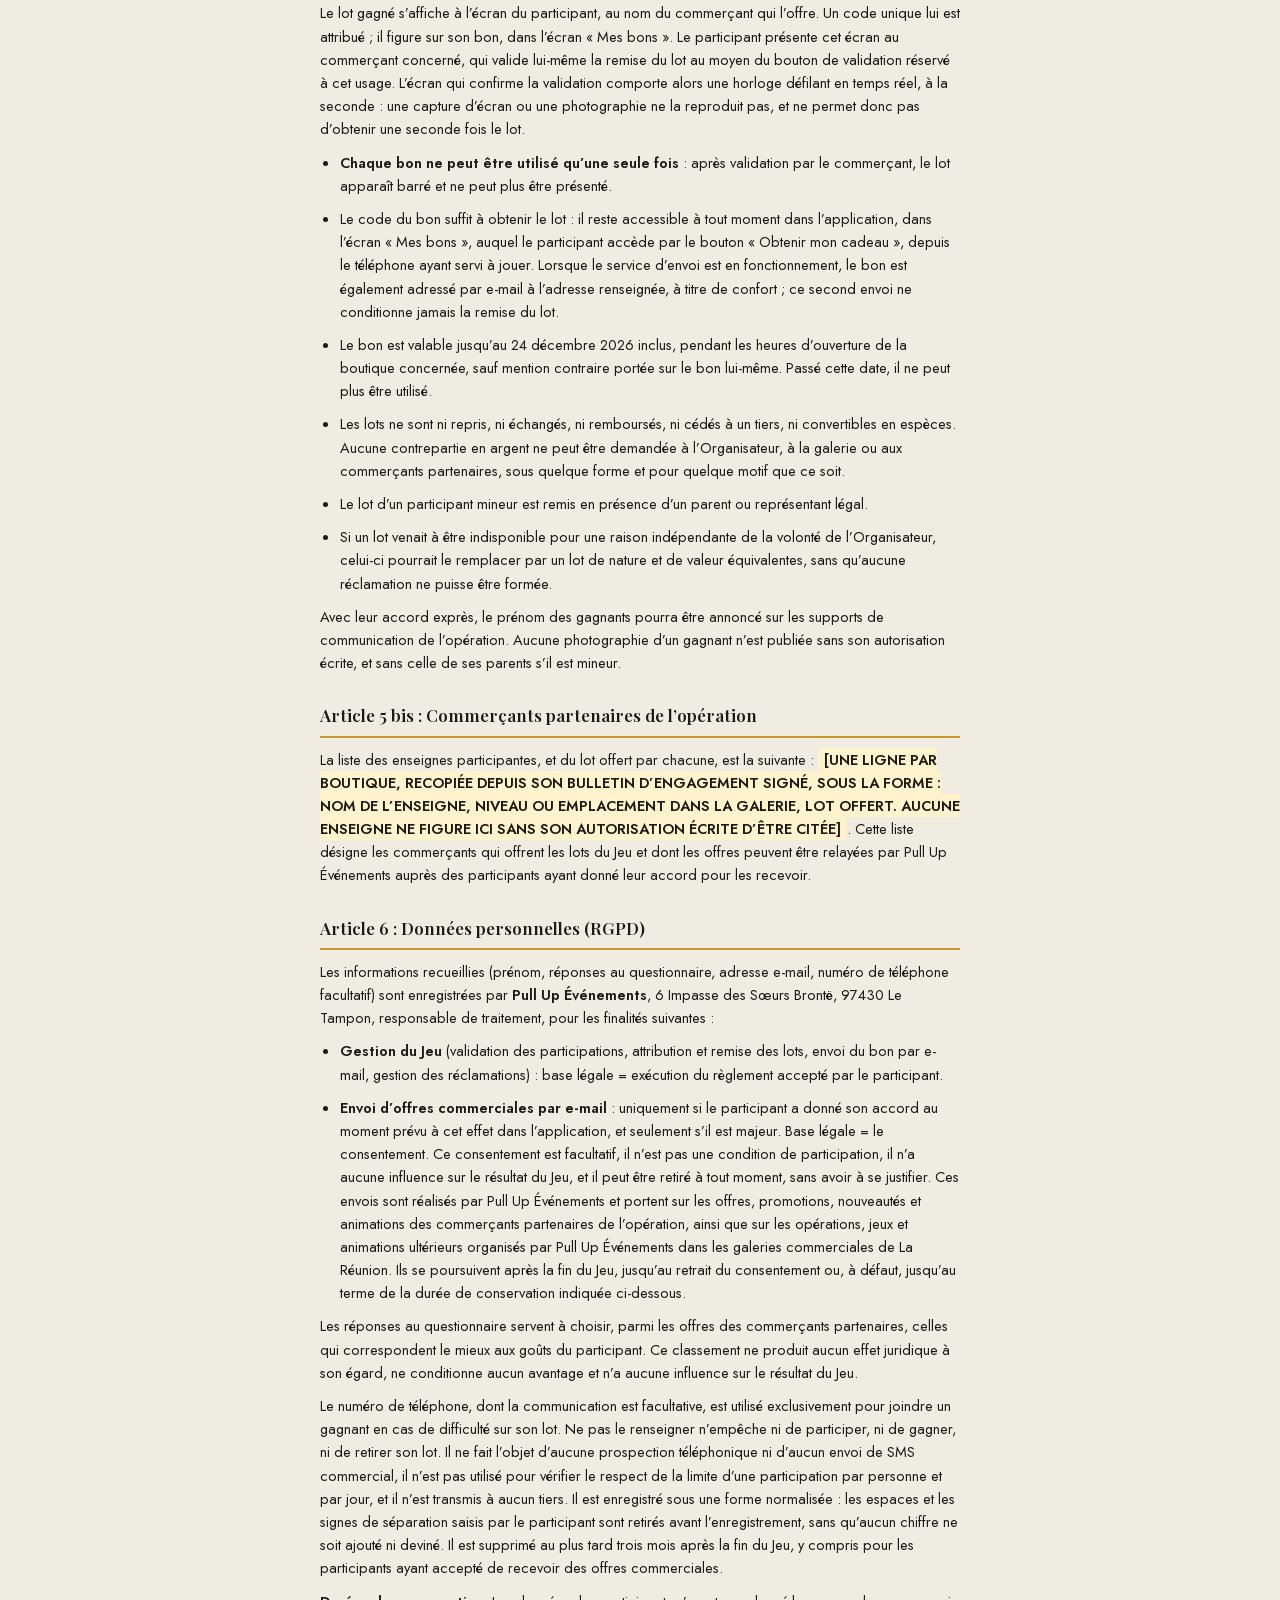
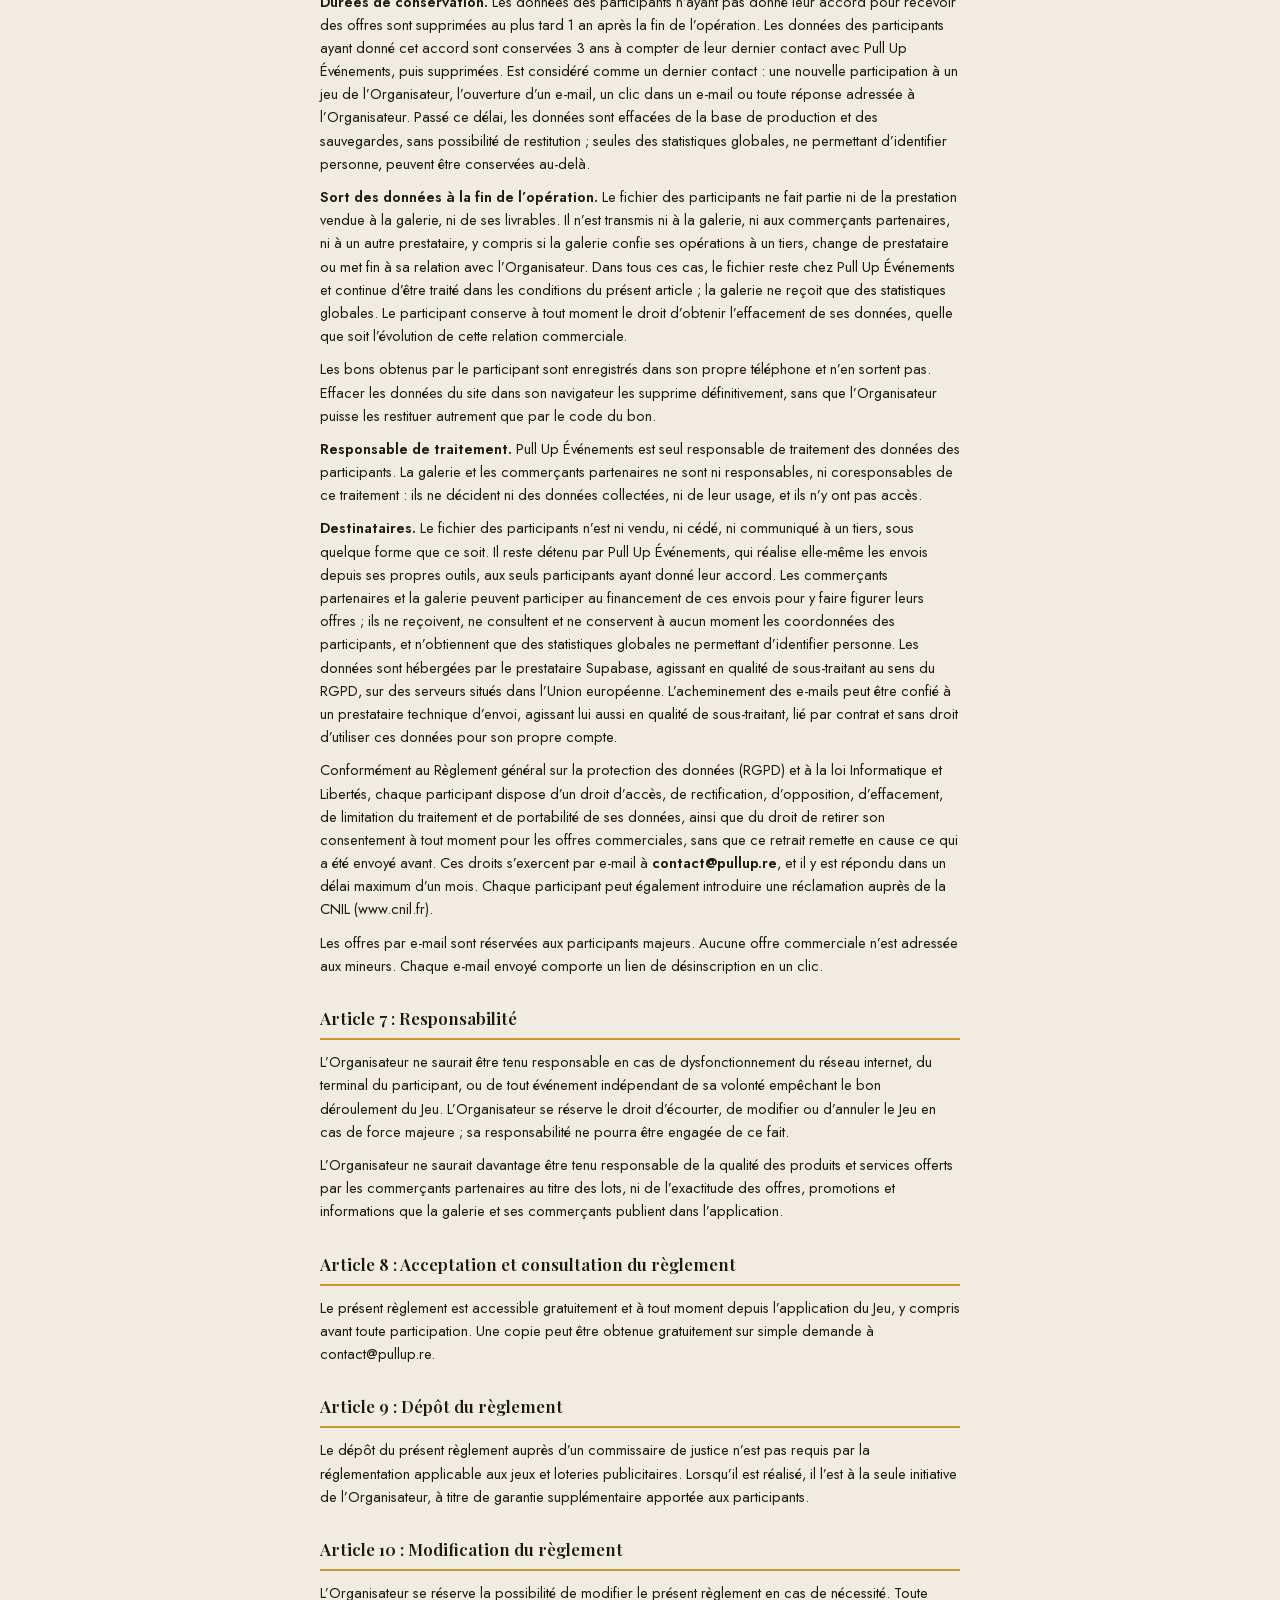
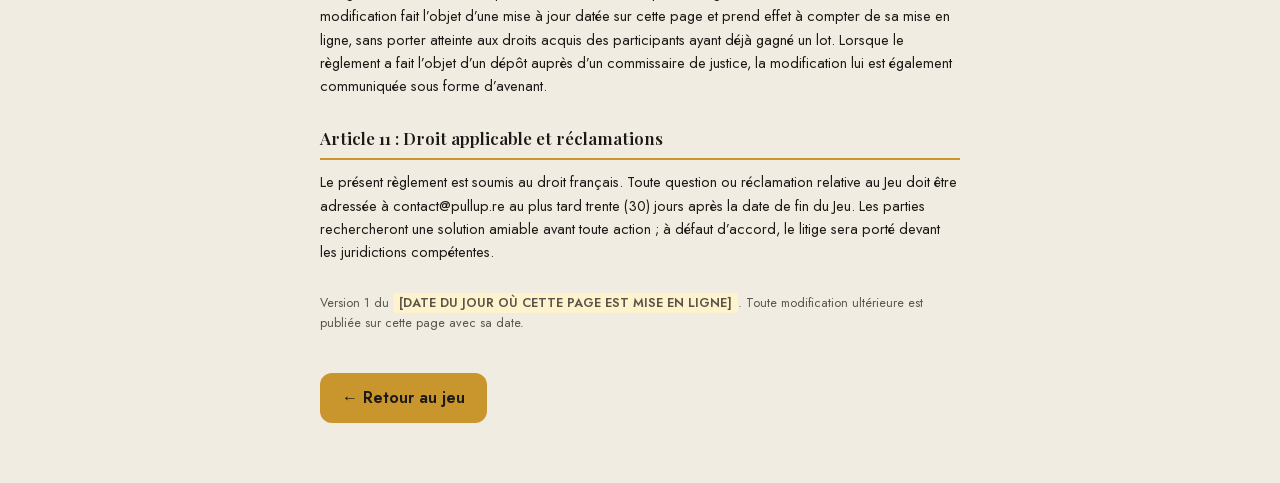
<file: reglement.html>
<!DOCTYPE html>
<html lang="fr">
<head>
  <meta charset="UTF-8">
  <meta name="viewport" content="width=device-width, initial-scale=1.0">
  <meta http-equiv="Content-Security-Policy" content="default-src 'self'; script-src 'self'; style-src 'unsafe-inline'; img-src 'self'; font-src 'self'; base-uri 'none'; form-action 'none'; object-src 'none'; frame-src 'none'">
  <title>Règlement du jeu</title>
  <meta name="robots" content="noindex">
  <style>
    /* Les polices du jeu, pour que le règlement ne fasse pas pièce
       rapportée quand on arrive depuis l'application. */
    @font-face { font-family: 'Jost'; font-style: normal; font-weight: 400; font-display: swap; src: url('fonts/jost-400.woff2') format('woff2'); }
    @font-face { font-family: 'Jost'; font-style: normal; font-weight: 600; font-display: swap; src: url('fonts/jost-400.woff2') format('woff2'); }
    @font-face { font-family: 'Playfair Display'; font-style: normal; font-weight: 600; font-display: swap; src: url('fonts/playfairdisplay-600.woff2') format('woff2'); }
    * { margin: 0; padding: 0; box-sizing: border-box; }
    body {
      font-family: 'Jost', Arial, Helvetica, sans-serif;
      background: #F1ECE2;
      color: #1C1A17;
      line-height: 1.6;
      padding: 24px 20px 60px;
      /* L'adresse du site est un mot de 52 caractères : sans cette
         règle, elle débordait de l'écran d'un téléphone. */
      overflow-wrap: anywhere;
    }
    .page { max-width: 640px; margin: 0 auto; }
    .entete { display: flex; align-items: center; gap: 10px; margin-bottom: 24px; }
    .pastille { width: 12px; height: 12px; border-radius: 50%; background: #C9962E; }
    .marque { font-size: 12px; letter-spacing: 3px; color: #8F6A1E; font-weight: bold; }
    h1 { font-family: 'Playfair Display', Georgia, serif; font-size: 26px; margin-bottom: 6px; }
    .sous-titre { color: #5A554B; margin-bottom: 28px; }
    h2 {
      font-family: 'Playfair Display', Georgia, serif;
      font-size: 17px; margin: 28px 0 10px;
      padding-bottom: 6px; border-bottom: 2px solid #C9962E;
    }
    p, li { font-size: 14.5px; margin-bottom: 10px; }
    ul { padding-left: 20px; }
    .a-completer { background: #fff3cd; padding: 1px 6px; border-radius: 4px; font-weight: bold; }
    .avis-travail {
      background: #fff3cd; border: 2px solid #C9962E; border-radius: 10px;
      padding: 14px 16px; margin-bottom: 26px; font-size: 13.5px;
    }
    .avis-travail strong { display: block; margin-bottom: 6px; }
    .avis-travail p:last-child { margin-bottom: 0; }
    .version { margin-top: 30px; font-size: 12.5px; color: #5A554B; }
    .retour {
      display: inline-block; margin-top: 30px;
      background: #C9962E; color: #1C1A17; font-weight: bold;
      padding: 12px 22px; border-radius: 12px; text-decoration: none;
    }
  </style>
</head>
<body>
  <!--
    ==========================================================================
    NOTE INTERNE (invisible pour les joueurs), mise à jour le 25/08/2026.

    Ce règlement décrit le jeu réellement en place : un gain immédiat, un bon
    cadeau à retirer chez un commerçant de la galerie. Il n'y a PLUS de grand
    tirage au sort de fin d'opération (décision du 25/08/2026). Ne jamais
    réintroduire de tirage final, de dotation globale, ni de montant du type
    « 5 000 € de lots ».

    MISE À JOUR DU 26/08/2026 (contrôle de cohérence). Trois corrections :
      - Article 3 et article 4 : la promesse d'une « seconde partie » offerte
        par le ticket à gratter est SUPPRIMÉE. Elle n'existe plus dans le jeu
        depuis le 25/08/2026, et la base ne sait enregistrer qu'une
        participation, un lot et un code par personne et par jour.
        MISE À JOUR DU 26/08/2026 (soir) : le dernier avantage du ticket,
        « Chance doublée », est SUPPRIMÉ lui aussi. Il n'agissait que sur le
        tirage fait par la page, alors que c'est le serveur qui tire le lot :
        un joueur sur quatre lisait une promesse sans effet. Le billet
        n'annonce plus qu'une place et le programme de la partie.
        Ne jamais réintroduire d'avantage sans que le SERVEUR le calcule.
      - Article 4 (mis à jour le 29/08/2026) : le parcours réel joue
        bandit manchot + Trois Pareils + roue (MANCHES_DEFAUT dans app.js) ; les autres jeux
        listés restent activables par la colonne « jeu » de la base, la
        formule « propose plusieurs jeux… la composition retenue peut
        varier » couvre donc la réalité. À faire confirmer par le juriste.
      - Avant toute modification de cette liste, ouvrir app.js et lire la
        table FICHIERS_JEUX : elle est la seule source de vérité.

    RÈGLE ABSOLUE : tant que le jeu comporte une case perdante (« Retente
    demain ! »), il est interdit d'écrire « 100 % gagnant », « tout le monde
    gagne » ou « chaque joueur repart avec un cadeau », ici comme sur les
    affiches, les mails et l'application.

    MISE À JOUR DU 27/09/2026 (contrôle juridique). Les quatre zones à
    compléter ont été RAMENÉES À UNE VALEUR À TAPER CHACUNE, pour que
    personne n'ait à rédiger une phrase le jour de la mise en ligne :
      - article 2 : la phrase est écrite, il reste à garder un seul jour,
        mardi 1er OU mercredi 9 (décembre 2026 est certain) ;
      - article 5 : les sept lots sont écrits et le bon d'achat de 5 €
        est chiffré ; il reste SIX montants en euros à taper, un par
        ligne, relevés sur les bulletins d'engagement signés ;
      - article 5 bis : le modèle de ligne est écrit (enseigne, niveau,
        lot offert) ; aucune enseigne n'y entre sans son autorisation
        écrite d'être citée, recueillie par le bulletin d'engagement ;
      - bas de page : la date du jour de la mise en ligne.
    Ajout du même jour : l'article 4 dit désormais que la proposition de
    recevoir les offres n'est pas faite au participant mineur, ce que le
    jeu applique déjà (voir adapterCoordonneesMineur et proposerLesOffres
    dans app.js). Ne jamais les désaccorder.
    PDF daté de cette version de travail archivé le 27/09/2026 dans
    « 06 - Juridique/Juridique/REGLEMENT-27sept2026.pdf ».

    MISE À JOUR DU 28/09/2026 (contrôle juridique, croisement complet des
    écrans du jeu contre les onze articles). Deux corrections ici :
      - article 2, 2e paragraphe : « En dehors des périodes d'ouverture,
        l'application affiche un message… » laissait croire que le jeu se
        ferme tout seul aux horaires de la galerie. Il ne sait pas le faire :
        il n'affiche ce message que lorsque l'Organisateur ferme le Jeu à la
        main (colonne « actif » de roue_operations). La phrase dit maintenant
        exactement cela.
      - article 4, 6e paragraphe : « aux offres ET NOUVEAUTÉS communiquées par
        les commerçants » est devenu « aux offres du jour ». Le 1er paragraphe
        du même article annonçait déjà « son bon éventuel, les offres du jour et
        le programme des animations », soit trois accès, et ce sont bien les
        trois cartes de l'espace découverte. L'écran des nouveautés existe
        toujours dans le jeu, mais plus aucun bouton n'y mène depuis le
        28/08/2026 : l'article promettait un accès que le jeu ne donne plus.
        Si la carte des nouveautés est un jour rebranchée, remettre le mot.
      - article 2, nouveau 3e paragraphe : LA FIN DE L'OPÉRATION. Le règlement
        ne disait nulle part ce qui se passe le lendemain du dernier jour. Or
        des QR codes resteront collés dans la galerie en janvier. Le paragraphe
        ajouté dit : plus aucune participation, plus aucun lot, message de fin
        à l'écran, bons consultables mais non présentables (renvoi article 5).
    ⚠️ CE PARAGRAPHE N'EST PAS ENCORE VRAI DANS LE JEU. La date de fin
    (colonne date_fin de roue_operations) n'a jamais été écrite pour
    cap-sacre-coeur : le code qui ferme le jeu existe et fonctionne, mais il
    n'a aucune date à comparer, donc il ne se déclenche jamais. Tant que la
    ligne de SQL n'est pas collée (voir le contrôle juridique du 28/09/2026,
    chantier B), le jeu resterait ouvert en janvier 2027 et pourrait annoncer
    un gain après la fin. Ne jamais publier ce règlement avant que cette ligne
    soit en base et le comportement testé.

    À COMPLÉTER AVANT LA MISE EN LIGNE (les zones surlignées en jaune,
    détail et texte à coller dans le contrôle juridique du 27/09/2026) :
      1. la date de DÉBUT de l'opération (article 2) ;
      2. les six valeurs de lots manquantes (article 5) ;
      3. la liste des enseignes partenaires (article 5 bis) ;
      4. la date de la version, en bas de page ;
    (la date de FIN est remplie depuis le 25/09/2026 : 24 décembre 2026. La
    région d'hébergement n'est plus à compléter : l'article 6 dit « des
    serveurs situés dans l'Union européenne », ce qui est plus solide qu'un
    nom de région et n'a pas à être rouvert.)
    (déjà remplis le 28/08/2026 : nom de l'opération et de la galerie, SIREN
    et RCS de Pull Up Événements, adresse du site du jeu, validité des bons
    au 24 décembre 2026)
    puis supprimer le bloc « avis-travail » ci-dessous, enregistrer un PDF daté
    du règlement, et faire relire le tout par un juriste.
    ==========================================================================
  -->
  <div class="page">
    <header class="entete">
      <span class="pastille"></span>
      <span class="marque">PULL UP ÉVÉNEMENTS</span>
    </header>

    <div class="avis-travail">
      <strong>Version de travail du 28 septembre 2026, à ne pas mettre en ligne en l’état.</strong>
      <p>Les passages surlignés en jaune sont à compléter avant l’ouverture du jeu. Ce bloc est à supprimer une fois le règlement complet et relu.</p>
    </div>

    <h1>Règlement du jeu « La Hotte des Commerçants »</h1>
    <p class="sous-titre">Jeu gratuit sans obligation d’achat, organisé par Pull Up Événements</p>

    <h2>Article 1 : Organisateur</h2>
    <p>Le jeu « La Hotte des Commerçants » (ci-après « le Jeu ») est organisé par <strong>Pull Up Événements</strong>, société par actions simplifiée, dont le siège social est situé 6 Impasse des Sœurs Brontë, 97430 Le Tampon, La Réunion (ci-après « l’Organisateur »), immatriculée au RCS de Saint-Pierre de La Réunion sous le numéro 918 044 611 (SIRET du siège 918 044 611 00054, TVA intracommunautaire FR41918044611), en partenariat avec les commerçants participants du centre commercial Cap Sacré-Cœur (Le Port, La Réunion).</p>
    <p>Toute question relative au Jeu peut être adressée à l’Organisateur par e-mail à <strong>contact@pullup.re</strong>.</p>

    <h2>Article 2 : Durée et lieu du Jeu</h2>
    <p>Le Jeu se déroule du <span class="a-completer">[CHOISIR UN SEUL JOUR : mardi 1er OU mercredi 9]</span> <strong>décembre 2026</strong> au <strong>24 décembre 2026</strong> inclus, sur le site https://capdepontromain-stack.github.io/pullup-roue/, accessible notamment via les QR codes affichés dans la galerie et chez les commerçants participants.</p>
    <p>L’Organisateur peut ouvrir et fermer le Jeu chaque jour selon les horaires d’ouverture de la galerie. Lorsqu’il ferme ainsi le Jeu, l’application affiche un message indiquant que l’opération n’est pas en cours.</p>
    <p><strong>À l’issue du dernier jour, le Jeu est clos.</strong> À compter du lendemain, plus aucune participation n’est possible et plus aucun lot n’est attribué : le participant qui ouvre l’application, notamment en scannant un QR code resté affiché dans la galerie, y lit un message indiquant que l’opération est terminée. Les bons obtenus pendant le Jeu restent consultables dans l’application, mais ne peuvent plus être présentés en boutique, conformément à l’article 5.</p>

    <h2>Article 3 : Conditions de participation</h2>
    <ul>
      <li>Le Jeu est gratuit et sans obligation d’achat. Aucun achat, aucun ticket de caisse et aucune dépense ne sont exigés pour participer ni pour recevoir un lot.</li>
      <li>Les éventuels frais de connexion à internet restent à la charge du participant et ne donnent lieu à aucun remboursement.</li>
      <li>Le Jeu est ouvert à toute personne physique majeure, ainsi qu’aux mineurs disposant de l’autorisation préalable d’un parent ou représentant légal. En validant sa participation, le participant mineur déclare avoir obtenu cette autorisation.</li>
      <li>Une seule participation par personne (même adresse e-mail) et par jour est admise, quel que soit le nombre de jeux enchaînés au cours de cette participation. Une même participation ne peut donner lieu qu’à un seul lot.</li>
      <li>Toute participation multiple frauduleuse (adresses e-mail multiples, fausses identités, moyens automatisés) pourra entraîner la disqualification du participant et l’annulation des lots obtenus.</li>
      <li>Sont exclus de toute participation au Jeu les salariés et collaborateurs de l’Organisateur, de la galerie et des commerçants partenaires, ainsi que les membres de leur foyer.</li>
      <li>La participation implique l’acceptation pleine et entière du présent règlement.</li>
    </ul>

    <h2>Article 4 : Principe du Jeu</h2>
    <p>Après avoir répondu à quatre questions et renseigné son adresse e-mail, le participant majeur se voit proposer, de façon facultative et sans effet sur sa participation, de recevoir les offres des commerçants de la galerie ; cette proposition n’est pas faite au participant mineur, auquel aucune offre commerciale n’est adressée. Il gratte ensuite un billet virtuel, puis enchaîne les jeux du jour. Le résultat de sa participation lui est révélé au terme de la dernière manche, puis rappelé sur un écran de résultat ; il accède enfin à son bon éventuel, aux offres du jour et au programme des animations.</p>
    <p>L’Organisateur propose plusieurs jeux d’habillage sur le thème de Noël et du cirque, notamment : roue de la fortune, bandit manchot, machines à rouleaux, jeux de cartes, d’adresse, d’observation, d’estimation ou de mémoire. Cette liste est indicative et non limitative : l’Organisateur peut à tout moment ajouter, retirer ou remplacer un jeu, sans que cela modifie en quoi que ce soit les conditions d’attribution des lots ni la probabilité de gain. Une même participation enchaîne plusieurs de ces jeux à la suite : pour la présente opération, trois manches. L’Organisateur peut remplacer l’un de ces jeux par un autre pendant la durée de l’opération, sans modifier ce nombre. Tous les participants d’une même journée jouent la même composition. Quel que soit le nombre de jeux enchaînés, la participation ne donne lieu qu’à un seul résultat et, le cas échéant, à un seul lot.</p>
    <p>Quel que soit le jeu affiché, <strong>le résultat est déterminé par un tirage aléatoire effectué avant le déroulement du jeu</strong>. Le jeu ne fait que révéler ce résultat de manière ludique : l’habileté, la rapidité, la mémoire, l’exactitude d’une réponse ou l’attention du participant n’ont aucune influence sur le lot attribué, et aucun participant ne peut augmenter ses chances par sa façon de jouer. Les réponses au questionnaire n’ont, elles non plus, aucune influence sur le résultat.</p>
    <p><strong>L’apparence des jeux ne reflète pas les probabilités.</strong> Le nombre de cases affichées sur la roue, de symboles sur le bandit manchot ou de cartes présentées à l’écran relève de la mise en scène et n’a aucun rapport avec les chances réelles de gain, qui découlent uniquement du tirage aléatoire mentionné ci-dessus et du nombre de lots mis en jeu par l’Organisateur.</p>
    <p>Le billet à gratter qui précède les jeux <strong>n’est pas un jeu de hasard et ne fait l’objet d’aucun tirage</strong>. Il n’attribue aucun lot, aucun avantage, aucune chance supplémentaire et aucune seconde participation. <strong>Il affiche le même résultat pour tous les participants, à savoir l’absence de gain à ce stade</strong>, et sert uniquement d’introduction à la partie. Le seul résultat de la participation est celui du tirage aléatoire unique décrit ci-dessus, révélé au terme de la dernière manche.</p>
    <p><strong>Le Jeu ne comporte aucun tirage au sort de fin d’opération.</strong> Chaque participation délivre son résultat immédiatement, à l’écran, et il n’existe ni dotation globale, ni gagnants désignés après la fin du Jeu.</p>
    <p>Indépendamment du résultat de sa participation, le participant accède depuis l’application aux offres du jour communiquées par les commerçants de la galerie ainsi qu’au programme des animations. Ces informations sont fournies et mises à jour par la galerie et ses commerçants, sous leur responsabilité ; leur consultation est libre et ne conditionne ni la participation au Jeu, ni l’attribution ou le retrait d’un lot.</p>
    <p>Certaines offres du jour relayées dans l’application peuvent donner lieu à un bon de réduction, muni d’un code et validé par le commerçant selon le même procédé que les lots. Ce bon est distinct des lots du Jeu et n’en constitue pas un : il est offert par le commerçant, sans tirage, <strong>valable uniquement le jour de son obtention</strong> pendant les heures d’ouverture de la boutique, et utilisable une seule fois. Il peut être assorti de conditions fixées par le commerçant qui l’offre (montant d’achat minimum, produit ou quantité concernés) ; ces conditions sont indiquées sur le bon lui-même, dans l’application. Elles ne concernent que ces bons de réduction : la participation au Jeu, le tirage et la remise des lots restent, eux, sans aucune obligation d’achat. Passé ce jour, il s’affiche expiré dans l’application et ne peut plus être présenté.</p>

    <h2>Article 5 : Les lots</h2>
    <p>Les lots sont offerts par les commerçants partenaires de la galerie et, le cas échéant, par la galerie elle-même. Les lots en jeu, et la valeur commerciale unitaire de chacun, sont les suivants :</p>
    <ul>
      <li>5 samoussas offerts : valeur <span class="a-completer">[€]</span></li>
      <li>Un cookie offert : valeur <span class="a-completer">[€]</span></li>
      <li>Un bon d’achat de 5 € : valeur 5,00 €</li>
      <li>Un maquillage flash : valeur <span class="a-completer">[€]</span></li>
      <li>Un bilan peau offert : valeur <span class="a-completer">[€]</span></li>
      <li>Une crêpe offerte : valeur <span class="a-completer">[€]</span></li>
      <li>Une glace offerte : valeur <span class="a-completer">[€]</span></li>
    </ul>
    <p>Chaque lot est mis en jeu pendant toute la durée du Jeu. Lorsqu’un commerçant partenaire signale que son lot est épuisé, l’Organisateur le retire du Jeu ou le remplace dans les conditions prévues ci-dessous ; le Jeu ne tient pas lui-même le compte des stocks.</p>
    <p><strong>Toutes les participations ne sont pas gagnantes</strong> : selon le résultat du tirage aléatoire, le participant peut ne remporter aucun lot. Les différents résultats possibles n’ont pas tous la même probabilité d’être tirés. L’Organisateur ne garantit à aucun moment que toute participation est gagnante.</p>
    <p><strong>Probabilité de gain.</strong> La probabilité de remporter un lot est identique pour tous les participants et pour toutes les participations, quel que soit le jeu affiché, quel que soit le moment de la journée et quelles que soient les réponses au questionnaire. Elle est fixée avant l’ouverture du Jeu, d’un commun accord entre l’Organisateur et la galerie, en fonction du nombre de lots mis en jeu par les commerçants partenaires. Pour la présente opération, elle est de 25 %, soit environ un participant sur quatre. Ce taux ne varie pas pendant la durée de l’opération.</p>
    <p>Le lot gagné s’affiche à l’écran du participant, au nom du commerçant qui l’offre. Un code unique lui est attribué ; il figure sur son bon, dans l’écran « Mes bons ». Le participant présente cet écran au commerçant concerné, qui valide lui-même la remise du lot au moyen du bouton de validation réservé à cet usage. L’écran qui confirme la validation comporte alors une horloge défilant en temps réel, à la seconde : une capture d’écran ou une photographie ne la reproduit pas, et ne permet donc pas d’obtenir une seconde fois le lot.</p>
    <ul>
      <li><strong>Chaque bon ne peut être utilisé qu’une seule fois</strong> : après validation par le commerçant, le lot apparaît barré et ne peut plus être présenté.</li>
      <li>Le code du bon suffit à obtenir le lot : il reste accessible à tout moment dans l’application, dans l’écran « Mes bons », auquel le participant accède par le bouton « Obtenir mon cadeau », depuis le téléphone ayant servi à jouer. Lorsque le service d’envoi est en fonctionnement, le bon est également adressé par e-mail à l’adresse renseignée, à titre de confort ; ce second envoi ne conditionne jamais la remise du lot.</li>
      <li>Le bon est valable jusqu’au 24 décembre 2026 inclus, pendant les heures d’ouverture de la boutique concernée, sauf mention contraire portée sur le bon lui-même. Passé cette date, il ne peut plus être utilisé.</li>
      <li>Les lots ne sont ni repris, ni échangés, ni remboursés, ni cédés à un tiers, ni convertibles en espèces. Aucune contrepartie en argent ne peut être demandée à l’Organisateur, à la galerie ou aux commerçants partenaires, sous quelque forme et pour quelque motif que ce soit.</li>
      <li>Le lot d’un participant mineur est remis en présence d’un parent ou représentant légal.</li>
      <li>Si un lot venait à être indisponible pour une raison indépendante de la volonté de l’Organisateur, celui-ci pourrait le remplacer par un lot de nature et de valeur équivalentes, sans qu’aucune réclamation ne puisse être formée.</li>
    </ul>
    <p>Avec leur accord exprès, le prénom des gagnants pourra être annoncé sur les supports de communication de l’opération. Aucune photographie d’un gagnant n’est publiée sans son autorisation écrite, et sans celle de ses parents s’il est mineur.</p>

    <h2 id="commercants">Article 5 bis : Commerçants partenaires de l’opération</h2>
    <p>La liste des enseignes participantes, et du lot offert par chacune, est la suivante : <span class="a-completer">[UNE LIGNE PAR BOUTIQUE, RECOPIÉE DEPUIS SON BULLETIN D’ENGAGEMENT SIGNÉ, SOUS LA FORME : NOM DE L’ENSEIGNE, NIVEAU OU EMPLACEMENT DANS LA GALERIE, LOT OFFERT. AUCUNE ENSEIGNE NE FIGURE ICI SANS SON AUTORISATION ÉCRITE D’ÊTRE CITÉE]</span>. Cette liste désigne les commerçants qui offrent les lots du Jeu et dont les offres peuvent être relayées par Pull Up Événements auprès des participants ayant donné leur accord pour les recevoir.</p>

    <h2 id="donnees">Article 6 : Données personnelles (RGPD)</h2>
    <p>Les informations recueillies (prénom, réponses au questionnaire, adresse e-mail, numéro de téléphone facultatif) sont enregistrées par <strong>Pull Up Événements</strong>, 6 Impasse des Sœurs Brontë, 97430 Le Tampon, responsable de traitement, pour les finalités suivantes :</p>
    <ul>
      <li><strong>Gestion du Jeu</strong> (validation des participations, attribution et remise des lots, envoi du bon par e-mail, gestion des réclamations) : base légale = exécution du règlement accepté par le participant.</li>
      <li><strong>Envoi d’offres commerciales par e-mail</strong> : uniquement si le participant a donné son accord au moment prévu à cet effet dans l’application, et seulement s’il est majeur. Base légale = le consentement. Ce consentement est facultatif, il n’est pas une condition de participation, il n’a aucune influence sur le résultat du Jeu, et il peut être retiré à tout moment, sans avoir à se justifier. Ces envois sont réalisés par Pull Up Événements et portent sur les offres, promotions, nouveautés et animations des commerçants partenaires de l’opération, ainsi que sur les opérations, jeux et animations ultérieurs organisés par Pull Up Événements dans les galeries commerciales de La Réunion. Ils se poursuivent après la fin du Jeu, jusqu’au retrait du consentement ou, à défaut, jusqu’au terme de la durée de conservation indiquée ci-dessous.</li>
    </ul>
    <p>Les réponses au questionnaire servent à choisir, parmi les offres des commerçants partenaires, celles qui correspondent le mieux aux goûts du participant. Ce classement ne produit aucun effet juridique à son égard, ne conditionne aucun avantage et n’a aucune influence sur le résultat du Jeu.</p>
    <p>Le numéro de téléphone, dont la communication est facultative, est utilisé exclusivement pour joindre un gagnant en cas de difficulté sur son lot. Ne pas le renseigner n’empêche ni de participer, ni de gagner, ni de retirer son lot. Il ne fait l’objet d’aucune prospection téléphonique ni d’aucun envoi de SMS commercial, il n’est pas utilisé pour vérifier le respect de la limite d’une participation par personne et par jour, et il n’est transmis à aucun tiers. Il est enregistré sous une forme normalisée : les espaces et les signes de séparation saisis par le participant sont retirés avant l’enregistrement, sans qu’aucun chiffre ne soit ajouté ni deviné. Il est supprimé au plus tard trois mois après la fin du Jeu, y compris pour les participants ayant accepté de recevoir des offres commerciales.</p>
    <p><strong>Durées de conservation.</strong> Les données des participants n’ayant pas donné leur accord pour recevoir des offres sont supprimées au plus tard 1 an après la fin de l’opération. Les données des participants ayant donné cet accord sont conservées 3 ans à compter de leur dernier contact avec Pull Up Événements, puis supprimées. Est considéré comme un dernier contact : une nouvelle participation à un jeu de l’Organisateur, l’ouverture d’un e-mail, un clic dans un e-mail ou toute réponse adressée à l’Organisateur. Passé ce délai, les données sont effacées de la base de production et des sauvegardes, sans possibilité de restitution ; seules des statistiques globales, ne permettant d’identifier personne, peuvent être conservées au-delà.</p>
    <p><strong>Sort des données à la fin de l’opération.</strong> Le fichier des participants ne fait partie ni de la prestation vendue à la galerie, ni de ses livrables. Il n’est transmis ni à la galerie, ni aux commerçants partenaires, ni à un autre prestataire, y compris si la galerie confie ses opérations à un tiers, change de prestataire ou met fin à sa relation avec l’Organisateur. Dans tous ces cas, le fichier reste chez Pull Up Événements et continue d’être traité dans les conditions du présent article ; la galerie ne reçoit que des statistiques globales. Le participant conserve à tout moment le droit d’obtenir l’effacement de ses données, quelle que soit l’évolution de cette relation commerciale.</p>
    <p>Les bons obtenus par le participant sont enregistrés dans son propre téléphone et n’en sortent pas. Effacer les données du site dans son navigateur les supprime définitivement, sans que l’Organisateur puisse les restituer autrement que par le code du bon.</p>
    <p><strong>Responsable de traitement.</strong> Pull Up Événements est seul responsable de traitement des données des participants. La galerie et les commerçants partenaires ne sont ni responsables, ni coresponsables de ce traitement : ils ne décident ni des données collectées, ni de leur usage, et ils n’y ont pas accès.</p>
    <p><strong>Destinataires.</strong> Le fichier des participants n’est ni vendu, ni cédé, ni communiqué à un tiers, sous quelque forme que ce soit. Il reste détenu par Pull Up Événements, qui réalise elle-même les envois depuis ses propres outils, aux seuls participants ayant donné leur accord. Les commerçants partenaires et la galerie peuvent participer au financement de ces envois pour y faire figurer leurs offres ; ils ne reçoivent, ne consultent et ne conservent à aucun moment les coordonnées des participants, et n’obtiennent que des statistiques globales ne permettant d’identifier personne. Les données sont hébergées par le prestataire Supabase, agissant en qualité de sous-traitant au sens du RGPD, sur des serveurs situés dans l’Union européenne. L’acheminement des e-mails peut être confié à un prestataire technique d’envoi, agissant lui aussi en qualité de sous-traitant, lié par contrat et sans droit d’utiliser ces données pour son propre compte.</p>
    <p>Conformément au Règlement général sur la protection des données (RGPD) et à la loi Informatique et Libertés, chaque participant dispose d’un droit d’accès, de rectification, d’opposition, d’effacement, de limitation du traitement et de portabilité de ses données, ainsi que du droit de retirer son consentement à tout moment pour les offres commerciales, sans que ce retrait remette en cause ce qui a été envoyé avant. Ces droits s’exercent par e-mail à <strong>contact@pullup.re</strong>, et il y est répondu dans un délai maximum d’un mois. Chaque participant peut également introduire une réclamation auprès de la CNIL (www.cnil.fr).</p>
    <p>Les offres par e-mail sont réservées aux participants majeurs. Aucune offre commerciale n’est adressée aux mineurs. Chaque e-mail envoyé comporte un lien de désinscription en un clic.</p>

    <h2>Article 7 : Responsabilité</h2>
    <p>L’Organisateur ne saurait être tenu responsable en cas de dysfonctionnement du réseau internet, du terminal du participant, ou de tout événement indépendant de sa volonté empêchant le bon déroulement du Jeu. L’Organisateur se réserve le droit d’écourter, de modifier ou d’annuler le Jeu en cas de force majeure ; sa responsabilité ne pourra être engagée de ce fait.</p>
    <p>L’Organisateur ne saurait davantage être tenu responsable de la qualité des produits et services offerts par les commerçants partenaires au titre des lots, ni de l’exactitude des offres, promotions et informations que la galerie et ses commerçants publient dans l’application.</p>

    <h2>Article 8 : Acceptation et consultation du règlement</h2>
    <p>Le présent règlement est accessible gratuitement et à tout moment depuis l’application du Jeu, y compris avant toute participation. Une copie peut être obtenue gratuitement sur simple demande à contact@pullup.re.</p>

    <h2>Article 9 : Dépôt du règlement</h2>
    <p>Le dépôt du présent règlement auprès d’un commissaire de justice n’est pas requis par la réglementation applicable aux jeux et loteries publicitaires. Lorsqu’il est réalisé, il l’est à la seule initiative de l’Organisateur, à titre de garantie supplémentaire apportée aux participants.</p>

    <h2>Article 10 : Modification du règlement</h2>
    <p>L’Organisateur se réserve la possibilité de modifier le présent règlement en cas de nécessité. Toute modification fait l’objet d’une mise à jour datée sur cette page et prend effet à compter de sa mise en ligne, sans porter atteinte aux droits acquis des participants ayant déjà gagné un lot. Lorsque le règlement a fait l’objet d’un dépôt auprès d’un commissaire de justice, la modification lui est également communiquée sous forme d’avenant.</p>

    <h2>Article 11 : Droit applicable et réclamations</h2>
    <p>Le présent règlement est soumis au droit français. Toute question ou réclamation relative au Jeu doit être adressée à contact@pullup.re au plus tard trente (30) jours après la date de fin du Jeu. Les parties rechercheront une solution amiable avant toute action ; à défaut d’accord, le litige sera porté devant les juridictions compétentes.</p>

    <p class="version">Version 1 du <span class="a-completer">[DATE DU JOUR OÙ CETTE PAGE EST MISE EN LIGNE]</span>. Toute modification ultérieure est publiée sur cette page avec sa date.</p>

    <a class="retour" href="index.html" id="lien-retour">← Retour au jeu</a>
  </div>
  <script src="reglement.js" defer></script>
</body>
</html>
</file>
<file: style.css>
/* ============================================
   LA ROUE PULL UP : design premium
   Typo : Playfair Display (titres) + Jost (interface)
   Fond photo bokeh doré, cartes verre fumé,
   roue fête foraine à ampoules, flocons discrets.
   ============================================ */

@font-face { font-family: 'Jost'; font-style: normal; font-weight: 400; font-display: swap; src: url('fonts/jost-400.woff2') format('woff2'); }
@font-face { font-family: 'Jost'; font-style: normal; font-weight: 600; font-display: swap; src: url('fonts/jost-400.woff2') format('woff2'); }
@font-face { font-family: 'Jost'; font-style: normal; font-weight: 700; font-display: swap; src: url('fonts/jost-400.woff2') format('woff2'); }
@font-face { font-family: 'Playfair Display'; font-style: normal; font-weight: 600; font-display: swap; src: url('fonts/playfairdisplay-600.woff2') format('woff2'); }
@font-face { font-family: 'Playfair Display'; font-style: normal; font-weight: 800; font-display: swap; src: url('fonts/playfairdisplay-600.woff2') format('woff2'); }

* { margin: 0; padding: 0; box-sizing: border-box; }

/* Un élément marqué hidden est TOUJOURS caché, même s'il a un display CSS */
[hidden] { display: none !important; }

:root {
  --noir: #141009;
  --encre: #1e1710;
  --verre: rgba(20, 15, 9, .86);
  --or: #C9962E;
  --or-clair: #EFC368;
  --or-blanc: #FFE9B8;
  --creme: #F6F1E6;
  --gris: #BCB2A1;
  --rouge: #B3282D;
  --rouge-clair: #E14B50;
  --serif: 'Playfair Display', Georgia, 'Times New Roman', serif;
  --sans: 'Jost', 'Avenir Next', Arial, sans-serif;

  /* Échelle typographique unique : tout le texte du jeu vient d'ici.
     Elle se resserre toute seule sur les petits téléphones (320 px). */
  --t-etiquette: 11px;    /* petites capitales espacées */
  --t-mention:   12.5px;  /* mentions légales, notes */
  --t-petit:     14px;    /* détails de cartes */
  --t-corps:     clamp(15px, 4.2vw, 16.5px);
  --t-lead:      clamp(15.5px, 4.4vw, 17px);
  --t-titre-s:   clamp(20px, 5.6vw, 23px);
  --t-titre:     clamp(24px, 7vw, 29px);
  /* Le grand écart : le titre monte, la mention descend. Sur un téléphone
     de 375 px on passe d'un rapport de 1 à 3,5 entre le titre et le corps,
     là où l'ancienne échelle plafonnait à 1 pour 2,7. C'est ce contraste
     qui sépare une page de magazine d'une page de gabarit. */
  --t-hero:      clamp(40px, 12.4vw, 54px);

  /* Un seul filet dans toute l'application, toujours le même */
  --filet:       rgba(201, 150, 46, .22);
  --filet-fort:  rgba(201, 150, 46, .5);

  /* La marge de page. Nommée une fois pour qu'un bloc puisse la franchir
     volontairement et aller d'un bord à l'autre de l'écran. */
  --marge:       clamp(16px, 5.5vw, 22px);

  /* Échelle d'espacement : un pas de 4 px, jamais d'à-peu-près. */
  --e1: 4px;  --e2: 8px;  --e3: 12px; --e4: 16px;
  --e5: 20px; --e6: 28px; --e7: 36px; --e8: 48px;

  /* Hauteur minimale d'une zone que le doigt doit atteindre */
  --touche: 48px;

  /* Courbes de mouvement.
     --signature est LA courbe de la maison : un départ franc, une arrivée
     qui s'installe. On la réutilise partout plutôt que de mélanger cinq
     courbes différentes, c'est ce qui donne un mouvement reconnaissable. */
  --signature: cubic-bezier(.7, 0, .3, 1);
  --sortie: cubic-bezier(.4, 0, 1, 1);
  --entree: cubic-bezier(.16, .84, .28, 1);
  --rebond: cubic-bezier(.34, 1.42, .64, 1);
}

html, body { height: 100%; }
/* AUCUN GLISSEMENT LATÉRAL DE L'ÉCRAN (28/08/2026, retour Romain :
   « quand la roue tourne, l'écran bouge de gauche à droite »).
   La roue est un carré qui tourne : à 45 degrés, ses coins débordent
   de l'écran et la page devenait scrollable en largeur, donc l'écran
   « flottait » sous le doigt pendant la rotation. Le débordement
   horizontal est coupé sur html ET body (body seul ne suffisait pas
   sur iPhone : sa règle se propage au viewport et le pan latéral
   restait possible). Surtout PAS « clip » ici : clip sur un axe
   contamine l'autre axe et supprimait tout défilement vertical. */
html { overflow-x: hidden; }

body {
  font-family: var(--sans);
  background: var(--noir);
  color: var(--creme);
  -webkit-font-smoothing: antialiased;
  /* Le verrou anti-débordement horizontal vit sur html (voir plus
     haut) : le laisser AUSSI sur body transformait body en zone de
     défilement séparée, et window.scrollTo ne remontait plus les
     écrans en haut. */
}

/* Photo d'ambiance : bokeh doré, voilée pour la lisibilité.
   Le réglage précédent laissait les ronds de lumière parfaitement nets et
   assez clairs : de gros cercles beiges passaient derrière les titres, et
   un titre blanc en serif posé sur un cercle beige perd son contraste. Le
   flou de 3 px transforme les ronds en nappes de lumière : on garde
   exactement la même ambiance de galerie illuminée, mais le fond redevient
   un fond. C'est le geste que font les campagnes de fêtes des grandes
   maisons : la lumière est là, elle ne dispute jamais le premier plan.
   L'échelle de 1,06 évite la frange claire que le flou crée sur les bords. */
body::before {
  content: '';
  position: fixed;
  inset: 0;
  z-index: -2;
  background: url('img/fond-bokeh-or.jpg') center 30% / cover no-repeat;
  filter: saturate(1.02) brightness(.5) blur(3px);
  transform: scale(1.06);
}
/* Voile + vignette : c'est cette couche qui rend le texte lisible
   en pleine galerie, sous les néons et à côté des vitrines. */
body::after {
  content: '';
  position: fixed;
  inset: 0;
  z-index: -1;
  background:
    radial-gradient(ellipse 120% 65% at 50% 108%, rgba(201, 150, 46, .2) 0%, transparent 55%),
    radial-gradient(ellipse 78% 58% at 50% 42%, transparent 0%, rgba(8, 6, 3, .55) 100%),
    /* Le milieu de l'écran est la bande où vivent les titres et les
       réponses. Il était le point le plus clair du voile (.66) : c'est
       exactement l'inverse de ce qu'il faut. Il devient la bande la plus
       tenue, et la lumière est renvoyée en haut et en bas de l'écran, là
       où il n'y a que de l'air. */
    linear-gradient(180deg, rgba(12, 9, 4, .78) 0%, rgba(12, 9, 4, .8) 36%, rgba(10, 7, 3, .86) 62%, rgba(10, 7, 3, .94) 100%);
}
body.theme-noel::after {
  background:
    radial-gradient(ellipse 120% 65% at 50% 108%, rgba(179, 40, 45, .26) 0%, transparent 55%),
    radial-gradient(ellipse 90% 40% at 50% -10%, rgba(23, 63, 41, .42) 0%, transparent 60%),
    radial-gradient(ellipse 78% 58% at 50% 42%, transparent 0%, rgba(6, 5, 3, .55) 100%),
    linear-gradient(180deg, rgba(10, 8, 4, .8) 0%, rgba(10, 8, 4, .8) 36%, rgba(8, 6, 3, .87) 62%, rgba(8, 6, 3, .95) 100%);
}

.app {
  max-width: 480px;
  margin: 0 auto;
  min-height: 100dvh;
  display: flex;
  flex-direction: column;
  padding: var(--e4) var(--marge) var(--e7);
  position: relative;
  z-index: 2;
  /* LE DÉBORDEMENT EST COUPÉ À LA SOURCE (28/08/2026, retour Romain :
     « quand la roue tourne, l'écran bouge »). La roue en rotation et
     les écrans qui glissent à leur arrivée dépassaient du bord : la
     page devenait scrollable en largeur et flottait sous le doigt,
     même avec overflow-x caché sur la racine (iPhone l'ignore pour le
     geste). Clip ici : rien ne déborde, donc rien ne peut glisser.
     Les flocons et les confettis vivent hors de .app ; le rideau, la
     bande rayée et les badges sont position:fixed et échappent au
     clip TANT QUE .app n'a ni transform ni filter (ne jamais lui en
     poser un). */
  overflow: clip;
}

/* --- En-tête : l'identité de l'opération, sur tous les écrans ---
   Le joueur qui répond à la question 3 doit savoir en levant les yeux
   à quel jeu il joue et chez qui. Deux niveaux, alignés à gauche :
   le nom du jeu en petites capitales dorées, la galerie juste en
   dessous et beaucoup plus grande, puis un filet fin qui referme.
   C'est le rapport d'échelle (1 à 2,6) qui fait la manchette, pas
   un encadré ni un fond. */
.entete {
  display: block;
  text-align: left;
  padding: var(--e1) 0 var(--e3);
  border-bottom: 1px solid var(--filet);
  margin-bottom: var(--e3);
}
.entete-jeu {
  display: block;
  font-size: 10px;
  line-height: 1.2;
  letter-spacing: 3.2px;
  font-weight: 600;
  text-transform: uppercase;
  color: var(--or);
  margin-bottom: 6px;
}
.entete-galerie { display: block; }
.entete-lieu {
  display: block;
  font-family: var(--serif);
  /* Se resserre tout seul sur les petits téléphones : un nom de galerie
     un peu long ne doit pas déborder ni se couper. */
  font-size: clamp(21px, 6.6vw, 26px);
  font-weight: 600;
  line-height: 1.06;
  letter-spacing: .2px;
  color: var(--creme);
}
/* Sur l'accueil, le grand titre dit déjà le nom du jeu : le rappeler
   juste au-dessus ferait doublon. */
body.sur-accueil .entete-jeu { display: none; }
.pastille {
  width: 9px; height: 9px;
  border-radius: 50%;
  background: var(--or-clair);
  box-shadow: 0 0 14px 2px rgba(239, 195, 104, .75);
}
.marque {
  font-size: var(--t-etiquette);
  letter-spacing: 4.5px;
  color: var(--or-clair);
  font-weight: 600;
}
body.theme-noel .pastille { background: var(--rouge-clair); box-shadow: 0 0 14px 2px rgba(225, 75, 80, .75); }

/* --- Écrans ---
   L'écran entre par le côté vers lequel on va : par la droite quand on
   avance dans le parcours, par la gauche quand on revient en arrière.
   Le joueur sent la direction sans qu'on ait besoin de l'écrire. */
.ecran { display: none; flex: 1; }
.ecran.actif { display: flex; flex-direction: column; animation: ecran-avance .58s var(--signature) backwards; }
.ecran.actif.recule { animation-name: ecran-recule; }
/* La roue arrive SANS fondu (29/08/2026, retour Romain : « un effet
   blanc bizarre quand le jeu s'affiche ») : pendant le fondu, cette
   grande masse sombre laissait transparaître le fond clair et
   semblait blanchie une demi-seconde. Elle garde le glissement
   d'entrée, mais pleine et nette dès la première image. */
/* SANS glissement latéral non plus (29/08/2026, retour de Romain : « un
   bug autour de la roue à l'affichage du jeu ») : la roue occupe presque
   toute la largeur, et pendant le glissement d'entrée de 26px elle
   sortait de l'écran à droite : on la voyait arriver COUPÉE net sur son
   flanc, le temps de l'animation. Tant qu'elle entrait en fondu, la
   coupe était invisible ; depuis qu'elle arrive pleine (correctif du
   flash blanc), elle sautait aux yeux. Ces écrans arrivent donc EN
   PLACE : c'est la cascade verticale de leurs blocs (pose-pleine, qui
   ne déborde pas en largeur) qui fait le mouvement d'entrée. */
#ecran-roue.actif,
#ecran-jeu.actif { animation-name: ecran-sur-place; }
@keyframes ecran-sur-place {
  from { opacity: 1; transform: none; }
  to   { opacity: 1; transform: none; }
}
/* …et leurs ENFANTS arrivent pleins eux aussi (29/08/2026, retour de
   Romain : « un flash blanc sur le jeu de la roue »). Le premier
   correctif traitait le conteneur, mais la cascade d'entrée faisait
   encore fondre chaque bloc depuis opacity 0 : pendant une fraction
   de seconde, un grand rectangle clair occupait la place de la
   machine sombre. Le mouvement de cascade reste (translation),
   l'opacité n'y participe plus. Même traitement pour l'écran des
   manches (#ecran-jeu) : bandit et cartes sont les mêmes masses
   sombres sur fond clair. */
#ecran-roue.actif .roue-zone > *,
#ecran-jeu.actif .roue-zone > * { animation-name: pose-pleine; }
@keyframes pose-pleine {
  from { opacity: 1; transform: translate3d(0, 14px, 0); }
  to   { opacity: 1; transform: none; }
}

@keyframes ecran-avance {
  from { opacity: 0; transform: translate3d(26px, 0, 0); }
  to   { opacity: 1; transform: none; }
}
@keyframes ecran-recule {
  from { opacity: 0; transform: translate3d(-26px, 0, 0); }
  to   { opacity: 1; transform: none; }
}

/* Cascade : le contenu de l'écran se pose élément par élément.
   C'est le détail qui sépare une application de studio des autres. */
.ecran.actif .hero > *,
.ecran.actif .quiz-zone > *,
.ecran.actif .roue-zone > * {
  animation: pose .5s var(--entree) backwards;
}
@keyframes pose {
  from { opacity: 0; transform: translate3d(0, 14px, 0); }
  to   { opacity: 1; transform: none; }
}
.ecran.actif .hero > *:nth-child(1),
.ecran.actif .quiz-zone > *:nth-child(1),
.ecran.actif .roue-zone > *:nth-child(1) { animation-delay: .06s; }
.ecran.actif .hero > *:nth-child(2),
.ecran.actif .quiz-zone > *:nth-child(2),
.ecran.actif .roue-zone > *:nth-child(2) { animation-delay: .12s; }
.ecran.actif .hero > *:nth-child(3),
.ecran.actif .quiz-zone > *:nth-child(3),
.ecran.actif .roue-zone > *:nth-child(3) { animation-delay: .18s; }
.ecran.actif .hero > *:nth-child(4),
.ecran.actif .quiz-zone > *:nth-child(4),
.ecran.actif .roue-zone > *:nth-child(4) { animation-delay: .24s; }
.ecran.actif .hero > *:nth-child(5),
.ecran.actif .quiz-zone > *:nth-child(5),
.ecran.actif .roue-zone > *:nth-child(5) { animation-delay: .30s; }
.ecran.actif .hero > *:nth-child(6),
.ecran.actif .quiz-zone > *:nth-child(6),
.ecran.actif .roue-zone > *:nth-child(6) { animation-delay: .36s; }
.ecran.actif .hero > *:nth-child(n+7),
.ecran.actif .quiz-zone > *:nth-child(n+7),
.ecran.actif .roue-zone > *:nth-child(n+7) { animation-delay: .42s; }

/* Les réponses d'une question se posent aussi une par une (délai posé en JS) */
.option { animation: pose-ligne .5s var(--signature) backwards; }
/* Une ligne de liste ne tombe pas, elle se déplie depuis la marge */
@keyframes pose-ligne {
  from { opacity: 0; transform: translate3d(-14px, 0, 0); }
  to   { opacity: 1; transform: none; }
}

/* --- Un mouvement par nature d'élément ---
   Avant, tout arrivait exactement pareil : 14 px vers le haut, opacité de
   0 à 1, un délai régulier. C'était un tapis roulant. Un titre, une liste
   et un chiffre de chapitre ne doivent pas entrer de la même manière. */
.ecran.actif .hero > h1,
.ecran.actif .quiz-zone > h2,
.ecran.actif .roue-zone > h2 {
  animation: pose-titre .82s var(--signature) backwards;
}
@keyframes pose-titre {
  from { opacity: 0; transform: translate3d(-20px, 0, 0); }
  to   { opacity: 1; transform: none; }
}
/* Le grand chiffre s'installe plus lentement que sa question : on le
   voit arriver, il n'accompagne pas, il annonce. */
#question-titre::before {
  animation: pose-chiffre 1.05s var(--signature) backwards;
  animation-delay: .04s;
}
@keyframes pose-chiffre {
  from { opacity: 0; transform: translate3d(0, 16px, 0); }
  to   { opacity: .55; transform: none; }
}
/* Le filet, lui, se trace au lieu d'apparaître */
#question-titre::after {
  animation: trace-filet .9s var(--signature) backwards;
  animation-delay: .2s;
  transform-origin: left center;
}
@keyframes trace-filet {
  from { transform: scaleX(0); }
  to   { transform: scaleX(1); }
}

/* Le titre reçoit le focus à l'arrivée sur l'écran (pour les lecteurs
   d'écran) : pas de cadre de sélection visible pour autant. */
h1[tabindex]:focus, h2[tabindex]:focus { outline: none; }

/* Mais la navigation au clavier, elle, reste parfaitement visible */
.btn:focus-visible, .option:focus-visible, .btn-mini:focus-visible,
input:focus-visible, a:focus-visible {
  outline: 3px solid var(--or-clair);
  outline-offset: 3px;
}

/* --- Héros (accueil, résultat, écrans d'état) ---
   Tout était centré : le titre, le sous-titre, le bouton, les mentions.
   Une composition centrée est le choix que l'on prend quand on n'a pas
   décidé où doit aller l'oeil. Ici on pose un bord de référence à gauche,
   et on ne s'en écarte que pour une raison. */
.hero {
  flex: 1;
  display: flex;
  flex-direction: column;
  align-items: flex-start;
  justify-content: center;
  text-align: left;
  gap: var(--e5);
  padding-bottom: var(--e3);
}
/* Le contenu du bon cadeau reste groupé à gauche lui aussi */
.hero .code-bloc, .hero .bon-valide { align-items: flex-start; text-align: left; }
.hero .valide-lot, .hero .valide-mention { text-align: left; }

/* La barre est pleine sur l'écran des coordonnées : le parcours est fait */
.progression-pleine { width: 100%; }
/* Le décompte tient sur une seule ligne, quelle que soit la phrase :
   « Plus que 2 questions » sur deux lignes faisait sauter la barre. */
.quiz-entete .quiz-compteur { max-width: 58%; text-align: right; white-space: nowrap; }

/* Le médaillon du résultat se pose comme un cachet de cire */
.ecran.actif .hero > .hero-emoji.estampe {
  animation: estampe .62s cubic-bezier(.2, 1.35, .35, 1) backwards;
  animation-delay: .06s;
}

/* Un bloc qui apparaît en cours d'écran (confirmation, bon validé,
   message d'erreur) entre lui aussi en douceur, jamais d'un coup sec. */
.ecran.actif .hero > .apparait,
.ecran.actif .quiz-zone > .apparait,
.ecran.actif .roue-zone > .apparait,
.apparait {
  animation: pose .38s var(--entree) backwards;
  animation-delay: 0s;
}
@keyframes estampe {
  0%   { opacity: 0; transform: scale(1.5) rotate(-9deg); }
  55%  { opacity: 1; transform: scale(.94) rotate(2deg); }
  100% { opacity: 1; transform: none; }
}

/* Médaillon : l'ancien gros emoji devient un écusson doré */
.hero-emoji {
  width: 104px; height: 104px;
  display: flex;
  align-items: center;
  justify-content: center;
  font-size: 48px;
  line-height: 1;
  border-radius: 50%;
  background:
    radial-gradient(circle at 32% 28%, rgba(239, 195, 104, .28), transparent 62%),
    radial-gradient(circle, #241a0e 0%, #171009 100%);
  /* Un seul trait fin autour, au lieu de deux anneaux dorés concentriques
     qui faisaient médaille de concours. */
  border: 1px solid rgba(201, 150, 46, .55);
  box-shadow:
    0 16px 46px rgba(0, 0, 0, .55),
    0 0 60px rgba(201, 150, 46, .16);
}

/* Le titre : plus grand, moins gras, plus serré.
   Le réflexe consiste à grossir ET graisser. Les maisons de luxe font
   l'inverse : au-delà de 40 px, la graisse baisse et les lettres se
   rapprochent. C'est le geste qui change tout sur un titre en serif. */
h1 {
  font-family: var(--serif);
  font-weight: 600;
  font-size: var(--t-hero);
  line-height: 1.02;
  letter-spacing: -.028em;
}
/* Or plein. Le dégradé dans les lettres est l'un des marqueurs les plus
   reconnaissables d'un visuel fabriqué à la chaîne, et à 54 px il rendait
   le bas du mot presque invisible sur le fond sombre. */
.or { color: var(--or-clair); }
/* En galerie, l'écran est vu sous des néons puissants : une ombre
   portée discrète décolle le texte de la photo de fond. */
.hero h1, .sous-titre, .hero .mini-mention, .quiz-zone h2, .roue-zone h2,
.question-soustitre {
  text-shadow: 0 2px 10px rgba(8, 6, 3, .85), 0 1px 2px rgba(8, 6, 3, .6);
}

.sous-titre {
  font-size: var(--t-lead);
  font-weight: 400;
  line-height: 1.55;
  color: var(--creme);
  opacity: .92;
  max-width: 330px;
}

/* Le nombre de questions annoncé dès l'accueil : une ligne d'étiquette,
   en petites capitales espacées, comme le lieu. Le joueur sait où il met
   les pieds avant de commencer. */
.accueil-compte {
  font-size: var(--t-etiquette);
  font-weight: 600;
  letter-spacing: .16em;
  text-transform: uppercase;
  color: var(--or);
  opacity: .85;
  margin-top: 4px;
}
.accueil-compte:empty { display: none; }

/* Le lieu n'est plus une pastille encadrée mais une mention de titre,
   posée sous un filet court. Le filet sépare sans enfermer. */
.lieu-badge {
  position: relative;
  font-size: var(--t-etiquette);
  font-weight: 600;
  letter-spacing: .2em;
  text-transform: uppercase;
  color: var(--or);
  background: none;
  border: none;
  border-radius: 0;
  padding: 15px 0 0;
  margin-top: -6px;
}
.lieu-badge::before {
  content: '';
  position: absolute;
  top: 0; left: 0;
  width: 44px; height: 1px;
  background: var(--filet-fort);
}

/* --- Boutons --- */
.btn {
  position: relative;
  overflow: hidden;
  border: none;
  /* Angle presque vif : l'arrondi généralisé à 16 px est le réflexe
     qui fait « modèle de site ». Une maison de luxe garde l'angle. */
  border-radius: 2px;
  padding: 15px 24px;
  min-height: var(--touche);
  font-size: var(--t-corps);
  font-weight: 600;
  font-family: var(--sans);
  letter-spacing: .6px;
  cursor: pointer;
  transition: transform .14s ease, box-shadow .2s ease, opacity .2s;
}
.btn:active { transform: scale(.98); }
/* Or plein, une seule direction de lumière, une seule ombre.
   Le dégradé à quatre arrêts et les trois ombres superposées faisaient
   « bouton de démonstration ». */
/* Or plein, une seule direction de lumière.
   Le dégradé reste à deux arrêts, mais l'objet gagne l'épaisseur qui lui
   manquait : une arête claire sur le bord haut, une arête sombre sur le
   bord bas, une ombre courte qui le pose et une ombre longue et diffuse
   qui le décolle du fond. C'est cet empilement, et non un dégradé plus
   riche, qui fait la différence entre un aplat de couleur et une pièce
   de métal. Le tout reste en ombres, jamais en bordures : la taille du
   bouton ne bouge pas d'un pixel. */
.btn-or {
  background: linear-gradient(168deg, var(--or-clair) 0%, var(--or) 92%);
  color: #201603;
  box-shadow:
    inset 0 1px 0 rgba(255, 248, 228, .62),
    inset 0 -1px 0 rgba(120, 78, 12, .32),
    0 2px 4px rgba(52, 33, 4, .34),
    0 10px 30px rgba(201, 150, 46, .22);
}
/* Sous le doigt, le bouton s'enfonce : l'ombre longue se raccourcit au
   lieu de rester identique pendant que l'objet recule. */
.btn-or:active {
  box-shadow:
    inset 0 1px 0 rgba(255, 248, 228, .4),
    inset 0 -1px 0 rgba(120, 78, 12, .28),
    0 1px 2px rgba(52, 33, 4, .3),
    0 4px 14px rgba(201, 150, 46, .16);
}
.btn-grand {
  width: 100%;
  padding: 20px;
  font-size: 15px;
  text-transform: uppercase;
  /* Capitales largement espacées : la signature typographique du luxe.
     L'espacement suit maintenant la largeur de l'écran. À 3,4 px fixes,
     « OUI, JE VEUX LES BONS PLANS » cassait sur deux lignes et le pavé
     d'or devenait un bloc de texte. Une capitale espacée n'est élégante
     que si la ligne tient : sur un écran étroit, on resserre. */
  letter-spacing: clamp(2.2px, .82vw, 3.4px);
  margin-top: 10px;
  /* Quand une phrase doit vraiment passer sur deux lignes, les deux
     lignes sont de longueur voisine au lieu d'une longue et d'un mot
     orphelin. */
  text-wrap: balance;
}
/* Un bouton qui n'est pas encore actionnable ne doit pas ressembler à un
   bouton actionnable en moins lumineux. Sur l'écran « Ton samedi idéal »,
   le bouton « Choisis au moins une réponse » gardait son pavé d'or plein :
   le joueur appuie, rien ne se passe, il croit que l'application a planté.
   Ici l'or plein disparaît, il ne reste qu'un contour et un texte sourd :
   la promesse d'un bouton, pas un bouton. */
.btn:disabled { cursor: default; }
.btn-or:disabled {
  background: rgba(201, 150, 46, .05);
  color: rgba(201, 150, 46, .78);
  /* Le contour est posé en ombre intérieure, jamais en bordure : une
     bordure ajouterait 2 px et le bouton sauterait au moment où il
     devient actif. */
  box-shadow: inset 0 0 0 1px rgba(201, 150, 46, .38);
  opacity: 1;
}
.btn-or:disabled::after { display: none; }
.btn:disabled:not(.btn-or) { opacity: .45; }
/* Un bouton inactif porte une consigne, pas un ordre.
   « CHOISIS AU MOINS UNE RÉPONSE » en grandes capitales largement
   espacées débordait sur deux lignes et pesait plus lourd que la
   question elle-même. Les capitales restent, l'espacement et le corps
   se resserrent : la phrase tient sur une ligne et redescend au rang
   d'indication. */
.btn-grand:disabled {
  letter-spacing: 1.6px;
  font-size: 13px;
}

/* Les mentions obligatoires sont groupées et détachées du reste :
   présentes et lisibles, mais elles ne disputent plus l'attention au jeu. */
.mentions {
  display: flex;
  flex-direction: column;
  gap: var(--e2);
  align-items: center;
  margin-top: var(--e2);
}

/* --- Le bouton qui travaille ---
   Le libellé s'efface, un anneau tourne, mais le bouton garde
   exactement la même taille : rien ne saute sous le doigt. */
.btn.travaille { color: transparent !important; pointer-events: none; opacity: 1; }
.btn.travaille::before {
  content: '';
  position: absolute;
  top: 50%; left: 50%;
  width: 23px; height: 23px;
  margin: -11.5px 0 0 -11.5px;
  border-radius: 50%;
  border: 2.5px solid rgba(36, 24, 4, .3);
  border-top-color: #241804;
  animation: anneau .72s linear infinite;
}
.btn-discret.travaille::before { border-color: rgba(239, 195, 104, .3); border-top-color: var(--or-clair); }
@keyframes anneau { to { transform: rotate(360deg); } }

/* --- Le contenu qui arrive : sa forme d'abord, son texte ensuite --- */
.squelettes { display: flex; flex-direction: column; gap: var(--e3); }
.squelette-carte {
  display: flex;
  flex-direction: column;
  gap: var(--e2);
  border: none;
  border-bottom: 1px solid var(--filet);
  border-radius: 0;
  padding: var(--e5) 0;
  background: none;
}
.squelette {
  display: block;
  border-radius: 2px;
  background: linear-gradient(100deg,
    rgba(246, 241, 230, .05) 30%,
    rgba(246, 241, 230, .13) 50%,
    rgba(246, 241, 230, .05) 70%);
  background-size: 240% 100%;
  animation: balayage 1.4s ease-in-out infinite;
}
.squelette-ligne { height: 11px; }
.squelette-ligne.courte  { width: 38%; height: 9px; }
.squelette-ligne.large   { width: 88%; height: 17px; }
.squelette-ligne.moyenne { width: 62%; }
@keyframes balayage {
  from { background-position: 190% 0; }
  to   { background-position: -90% 0; }
}

.mini-mention {
  font-size: var(--t-mention);
  color: var(--gris);
  line-height: 1.6;
  max-width: 330px;
}
/* Le paragraphe sur les données personnelles fait huit lignes : il est
   obligatoire et il doit rester lisible, mais tant qu'il n'était séparé
   de rien il se lisait comme la suite du formulaire. Un filet fin et un
   peu d'air le détachent : c'est un pied de page légal, et cela se voit
   au premier coup d'œil sans qu'un mot ait été retiré. */
#mention-donnees {
  border-top: 1px solid var(--filet);
  padding-top: var(--e4);
  margin-top: var(--e3);
  /* 01/09/2026 : la couleur était écrite en dur, rgba(188, 178, 161, .82),
     c'est-à-dire le beige du thème doré. Sur le fond clair du thème Cap
     Sacré-Cœur, ce beige délavé donnait 1,9:1 de contraste : la mention
     obligatoire, celle qui protège juridiquement l'opération, était la
     seule chose illisible de l'écran. Un sélecteur d'identifiant battait
     toutes les règles de thème, le défaut avait donc survécu au passage
     en V2. La variable rend le beige au thème sombre et le gris ardoise
     au thème clair (5,2:1). */
  color: var(--gris);
  font-size: 12px;
  line-height: 1.62;
  max-width: none;
}

/* --- Quiz ---
   Une seule ligne en tête : revenir en arrière, savoir où on en est,
   et voir la barre avancer. Rien d'autre. */
.quiz-entete {
  display: flex;
  align-items: center;
  gap: var(--e3);
  margin-bottom: var(--e7);
}
.btn-retour {
  flex-shrink: 0;
  /* 44 px : la taille minimale d'une cible tactile confortable */
  width: 44px; height: 44px;
  margin-left: -8px;
  display: flex;
  align-items: center;
  justify-content: center;
  border: none;
  border-radius: 50%;
  background: transparent;
  color: var(--or-clair);
  cursor: pointer;
  transition: background .16s, opacity .2s, transform .12s;
}
.btn-retour:active { transform: scale(.9); }
.btn-retour:disabled { opacity: .25; cursor: default; }
.quiz-compteur {
  flex-shrink: 0;
  font-size: var(--t-etiquette);
  font-weight: 700;
  letter-spacing: .8px;
  color: var(--gris);
  font-variant-numeric: tabular-nums;
}
.quiz-compteur strong { color: var(--or-clair); font-weight: 700; }

/* Le contenu de la question se cale au milieu de l'écran, et se
   recale tout seul en haut si la liste est trop longue pour tenir. */
/* La question commence en haut, comme un chapitre de magazine.
   L'ancienne version poussait tout vers le bas et laissait plus de la
   moitié de l'écran vide : ce n'était pas de la respiration, c'était un trou. */
#ecran-quiz .quiz-zone { justify-content: flex-start; padding-top: 4px; }
/* L'en-tête de l'opération occupe maintenant le haut de l'écran : la
   ligne de progression se rapproche d'autant, pour que la plus longue
   des questions (six réponses) garde son bouton visible sans faire
   défiler, en 375x812. Mesuré à l'écran. */
#ecran-quiz .quiz-entete { margin-bottom: var(--e6); }
/* Essai n°1 : réponses ancrées tout en bas. Testé et abandonné, cela
   éloignait trop la question de ses réponses.
   Retenu : le bloc entier tient le haut de la page, le vide restant fait
   office de marge basse, comme le bas de page d'un magazine. */
#ecran-quiz .quiz-zone > *:last-child { margin-bottom: auto; }

.progression {
  flex: 1;
  height: 4px;
  border-radius: 2px;
  background: rgba(246, 241, 230, .14);
  overflow: hidden;
}
.progression-barre {
  height: 100%;
  width: 0;
  border-radius: 2px;
  background: linear-gradient(90deg, var(--or), var(--or-clair));
  box-shadow: 0 0 12px rgba(239, 195, 104, .8);
  transition: width .4s cubic-bezier(.2, .7, .3, 1);
}
/* La barre pleine de l'écran des coordonnées.
   Elle était bien demandée dans la page, mais la règle qui la remplit se
   trouvait plus haut dans le fichier que la règle qui vide la barre : la
   seconde gagnait, et le joueur arrivait sur la dernière étape avec une
   barre entièrement vide, comme s'il n'avait rien fait. Elle est
   maintenant écrite après, à l'endroit qui la concerne. */
.progression-barre.progression-pleine { width: 100%; }

.quiz-zone { flex: 1; display: flex; flex-direction: column; gap: var(--e4); }
.quiz-zone h2 {
  font-family: var(--serif);
  font-weight: 600;
  font-size: var(--t-titre);
  line-height: 1.22;
}
.question-soustitre { color: var(--gris); font-size: var(--t-petit); line-height: 1.55; }

/* --- Numérotation éditoriale des questions ---
   Le grand chiffre fin face à la question en petit : c'est ce contraste
   d'échelle qui manquait le plus. Le filet part du chiffre et file vers
   la droite, comme la tête de chapitre d'un magazine. */
#question-titre {
  position: relative;
  /* 54 px laissaient le jambage du chiffre en Playfair toucher la
     capitale de la question juste dessous : les deux niveaux se
     lisaient comme une seule ligne au lieu d'un numéro de chapitre
     suivi de son titre. */
  padding-top: 64px;
}
#question-titre::before {
  content: attr(data-num);
  position: absolute;
  top: -8px;
  left: -2px;
  font-family: var(--serif);
  font-size: 60px;
  font-weight: 600;
  line-height: 1;
  letter-spacing: -2px;
  color: var(--or);
  /* Le chiffre était à 55 % d'opacité : sur le fond assombri il passait
     sous le seuil de lisibilité et n'était plus qu'une tache. Un folio
     de magazine est discret par sa finesse, pas par sa pâleur. */
  opacity: .72;
}
#question-titre::after {
  content: '';
  position: absolute;
  top: 22px;
  left: 78px;
  right: 0;
  height: 1px;
  background: linear-gradient(90deg, rgba(201, 150, 46, .75), rgba(201, 150, 46, 0));
}
/* Sans numéro (autres écrans qui réutilisent le gabarit), rien ne s'affiche */
#question-titre:not([data-num]) { padding-top: 0; }
#question-titre:not([data-num])::before,
#question-titre:not([data-num])::after { display: none; }

/* --- Les réponses : des lignes, plus des cartes ---
   Avant : trois rectangles arrondis rigoureusement identiques, fond verre
   fumé, ombre portée, pastille ronde dorée. C'est la pile de cartes clonées,
   le marqueur le plus reconnaissable d'une interface faite à la chaîne.
   Maintenant : un filet fin sépare chaque réponse, rien ne les enferme. */
.options {
  display: flex;
  flex-direction: column;
  gap: 0;
  margin-top: 26px;
  border-top: 1px solid var(--filet);
  /* La liste franchit la marge et va d'un bord à l'autre de l'écran.
     Le voile sombre remplace les fonds de carte : la lisibilité en pleine
     galerie est assurée par une seule surface, pas par dix. */
  margin-left: calc(-1 * var(--marge));
  margin-right: calc(-1 * var(--marge));
  padding: 0 var(--marge);
  background: rgba(11, 8, 4, .55);
}
.option {
  display: flex;
  align-items: center;
  gap: 16px;
  background: transparent;
  border: none;
  border-bottom: 1px solid rgba(201, 150, 46, .2);
  border-radius: 0;
  padding: 17px 6px 17px 2px;
  min-height: 60px;
  font-size: var(--t-corps);
  font-weight: 400;
  color: var(--creme);
  font-family: var(--sans);
  text-align: left;
  cursor: pointer;
  transition: background .18s var(--entree), color .18s, padding-left .18s var(--entree);
}
.option:active { background: rgba(201, 150, 46, .1); }
/* La réponse choisie ne se déplace plus vers la droite.
   Le glissement de 10 px faisait sauter le texte au moment du choix, et
   sur une question à choix multiples il laissait deux lignes cochées
   décalées face à une ligne restée en place : la colonne de gauche
   n'existait plus. Le repère est maintenant un trait d'or plein posé
   contre le bord de la ligne, comme la marque d'un signet. Rien ne bouge,
   et on voit de plus loin ce qui est coché. */
.option.choisie {
  background: linear-gradient(90deg, rgba(201, 150, 46, .18) 0%, rgba(201, 150, 46, .02) 76%, transparent 100%);
  color: var(--or-blanc);
}
.option::before {
  content: '';
  position: absolute;
  /* Le trait se pose dans la gouttière, pas contre le bord de l'écran :
     collé au bord il se lisait comme un défaut d'affichage, un objet à
     moitié sorti de la page. À une dizaine de pixels, il redevient ce
     qu'il doit être, la marque d'un signet dans la marge. */
  left: calc(-1 * var(--marge) + 9px);
  top: 9px;
  bottom: 9px;
  width: 2px;
  background: linear-gradient(180deg, var(--or-blanc), var(--or));
  transform: scaleY(0);
  transform-origin: 50% 50%;
  transition: transform .22s var(--entree);
}
.option { position: relative; }
.option.choisie::before { transform: scaleY(1); }
/* L'index de la réponse : une lettre fine, plus une pastille pleine */
.option .puce {
  flex-shrink: 0;
  width: 22px;
  display: flex;
  align-items: center;
  justify-content: flex-start;
  border: none;
  border-radius: 0;
  background: none;
  font-size: 11px;
  font-weight: 600;
  letter-spacing: 1.6px;
  color: var(--or);
  opacity: .8;
  transition: opacity .18s, color .18s;
}
.option.choisie .puce {
  color: var(--or-blanc);
  opacity: 1;
}

/* L'ICÔNE DE LA RÉPONSE (26/08/2026)
   Un petit dessin au trait devant chaque proposition. Il tient dans un
   carré fixe : les libellés restent alignés les uns sous les autres,
   qu'ils aient une icône ou non. L'or est celui du reste de l'écran,
   à peine retenu tant que la réponse n'est pas choisie. */
.option-icone {
  flex-shrink: 0;
  width: 30px;
  height: 30px;
  color: var(--or);
  opacity: .62;
  transition: opacity .2s var(--entree), color .2s, transform .2s var(--entree);
}
.option.choisie .option-icone {
  color: var(--or-blanc);
  opacity: 1;
  transform: scale(1.08);
}
/* Sur une question à cases à cocher, la coche vient AVANT le dessin :
   c'est elle qui dit l'état, le dessin ne fait qu'illustrer. On resserre
   donc l'espace entre les deux pour qu'ils forment un seul bloc. */
.option-avec-icone { gap: 12px; }
.option-avec-icone .coche + .option-icone { margin-left: -2px; }

/* LES RÉPONSES EN PHOTOGRAPHIE (28/08/2026)
   Romain : « plutôt que des petits dessins, autant avoir des vraies
   images ». La vignette est ronde d'angles, cadrée serré, et prend la
   place du dessin au trait ; le dessin reste en repli invisible et ne
   ressort que si la photo ne charge pas (voir app.js). */
.option-photo {
  flex-shrink: 0;
  width: 56px;
  height: 56px;
  border-radius: 14px;
  overflow: hidden;
  display: block;
  background: rgba(201, 150, 46, .12);
  box-shadow: 0 3px 10px rgba(0, 0, 0, .14);
  transition: box-shadow .2s var(--entree), transform .2s var(--entree);
}
.option-photo img {
  width: 100%;
  height: 100%;
  object-fit: cover;
  display: block;
}
.option-avec-photo .option-photo-repli { display: none; }

/* La photo du lot remplit le médaillon rond (résultat, bon retrouvé,
   bon promo) : cadrée plein pot, le trait doré du médaillon fait le
   reste. */
.medaillon-photo {
  width: 100%;
  height: 100%;
  object-fit: cover;
  border-radius: inherit;
  display: block;
}
.option.choisie .option-photo {
  box-shadow: 0 0 0 2px var(--or), 0 4px 12px rgba(0, 0, 0, .18);
  transform: scale(1.04);
}
@media (prefers-reduced-motion: reduce) {
  .option.choisie .option-photo { transform: none; }
}

@media (prefers-reduced-motion: reduce) {
  .option.choisie .option-icone { transform: none; }
}

.texte-zone { display: flex; flex-direction: column; gap: 14px; margin-top: 8px; }
.texte-zone input,
.champ input {
  min-height: 54px;
  width: 100%;
  background: var(--verre);
  backdrop-filter: blur(12px);
  -webkit-backdrop-filter: blur(12px);
  /* Le contour est passé de 30 % à 45 % d'or : le fond de page ayant été
     assombri, un trait à 30 % disparaissait et le champ ne se lisait plus
     comme un endroit où écrire. */
  border: 1px solid rgba(201, 150, 46, .45);
  border-radius: 2px;
  padding: 16px 18px;
  font-size: 16.5px;
  color: var(--creme);
  font-family: var(--sans);
  outline: none;
  transition: border-color .16s, box-shadow .16s;
}
.texte-zone input:focus, .champ input:focus {
  border-color: var(--or-clair);
  box-shadow: 0 0 0 3px rgba(201, 150, 46, .18);
}
.texte-zone input::placeholder, .champ input::placeholder { color: rgba(167, 156, 139, .75); }

/* --- Coordonnées --- */
.champ { display: flex; flex-direction: column; gap: 8px; font-size: 13.5px; font-weight: 600; letter-spacing: .4px; color: var(--creme); }
.champ em { color: var(--gris); font-style: normal; font-weight: 400; }
/* Le texte qui dit à quoi sert un champ, lu avant la saisie. Posé le
   15/09/2026 pour la finalité du numéro de téléphone. Il reprend la
   couleur de « (facultatif) », déjà juste dans les deux thèmes. */
.champ-aide {
  color: var(--gris);
  font-style: normal;
  font-weight: 400;
  font-size: 12.5px;
  line-height: 1.45;
  letter-spacing: .1px;
  margin-top: -2px;
}
.case {
  display: flex;
  gap: 13px;
  align-items: flex-start;
  font-size: 13.5px;
  font-weight: 400;
  line-height: 1.5;
  color: var(--creme);
  background: var(--verre);
  backdrop-filter: blur(12px);
  -webkit-backdrop-filter: blur(12px);
  border: 1px solid rgba(201, 150, 46, .18);
  border-radius: 2px;
  padding: 14px 16px;
  min-height: var(--touche);
  cursor: pointer;
}
/* La case du règlement était la case blanche du navigateur : un carré
   bleu-blanc du système, au milieu d'un écran or et noir, juste avant le
   bouton le plus important du parcours. On la redessine à l'identique des
   cases dorées du quiz, pour qu'un seul objet « case à cocher » existe
   dans toute l'application. */
.case input {
  -webkit-appearance: none;
  appearance: none;
  width: 26px; height: 26px;
  flex-shrink: 0;
  margin-top: 0;
  border-radius: 2px;
  border: 2px solid rgba(201, 150, 46, .55);
  background: rgba(20, 14, 7, .6);
  background-repeat: no-repeat;
  background-position: center;
  background-size: 15px 15px;
  cursor: pointer;
  transition: background-color .16s, border-color .16s, box-shadow .16s;
}
.case input:checked {
  border-color: var(--or-blanc);
  background-color: var(--or-clair);
  background-image: url("data:image/svg+xml,%3Csvg xmlns='http://www.w3.org/2000/svg' viewBox='0 0 16 16'%3E%3Cpath d='M3 8.6l3.4 3.4L13 5' fill='none' stroke='%23241804' stroke-width='2.6' stroke-linecap='square'/%3E%3C/svg%3E");
}
.case input:focus-visible {
  outline: none;
  box-shadow: 0 0 0 3px rgba(201, 150, 46, .3);
}
.erreur { color: #F08A80; font-size: 14px; font-weight: 600; }

/* --- Vérification amicale de l'adresse e-mail --- */
.suggestion {
  background: var(--verre);
  backdrop-filter: blur(12px);
  -webkit-backdrop-filter: blur(12px);
  border: 1px solid rgba(239, 195, 104, .45);
  border-radius: 2px;
  padding: 13px 15px;
  margin-top: -4px;
  display: flex;
  flex-direction: column;
  gap: 11px;
}
.suggestion-texte { font-size: var(--t-petit); line-height: 1.5; color: var(--creme); }
.suggestion-texte strong { color: var(--or-clair); font-weight: 700; overflow-wrap: anywhere; word-break: normal; white-space: nowrap; }
.suggestion-actions { display: flex; flex-wrap: wrap; gap: 9px; }
.btn-mini {
  font-family: var(--sans);
  font-size: var(--t-petit);
  font-weight: 600;
  letter-spacing: .3px;
  color: var(--creme);
  background: rgba(255, 255, 255, .06);
  border: 1px solid rgba(201, 150, 46, .3);
  border-radius: 2px;
  padding: 9px 15px;
  min-height: 44px;
  cursor: pointer;
  transition: transform .12s, border-color .16s;
}
.btn-mini:active { transform: scale(.97); }
.btn-mini-or {
  color: #241804;
  background: linear-gradient(165deg, var(--or-blanc, #FFE9B8), var(--or));
  border-color: var(--or-clair);
}
.lien-or { color: var(--or-clair); font-weight: 600; text-decoration-color: rgba(239, 195, 104, .5); }

/* --- Roue fête foraine --- */
/* La roue et le ticket restent centrés : ce sont des objets ronds ou
   pleine largeur, les centrer est le seul choix juste. Mais leur titre,
   lui, s'aligne à gauche comme partout ailleurs. C'est cette asymétrie
   volontaire qui fait la différence avec une page centrée par défaut. */
.roue-zone {
  flex: 1;
  display: flex;
  flex-direction: column;
  align-items: center;
  justify-content: center;
  gap: var(--e6);
  text-align: center;
}
.roue-zone h2,
.roue-zone > .question-soustitre {
  align-self: stretch;
  text-align: left;
}
.roue-zone h2 {
  font-family: var(--serif);
  font-weight: 600;
  font-size: var(--t-titre);
  line-height: 1.1;
  letter-spacing: -.015em;
  margin-bottom: -14px;
  /* LA ROUE NE BOUGE PLUS (27/08/2026, bug vu par Romain) : le titre
     alterne des phrases courtes (« Ça tourne… ») et longues (« La roue
     passe la main. Il reste 4 manches. »). Sans hauteur réservée, le
     passage de une à deux lignes déplaçait toute la roue en pleine
     rotation. Deux lignes sont réservées d'office. */
  min-height: calc(var(--t-titre) * 2.2);
}
/* Le titre de ces écrans porte lui aussi son filet, plus court */
.roue-zone h2::after {
  content: '';
  display: block;
  width: 44px;
  height: 1px;
  margin-top: 14px;
  background: var(--filet-fort);
}

.roue-cadre {
  position: relative;
  width: min(76vw, 315px);
  height: min(76vw, 315px);
  /* Le pointeur dépasse de 24 px au-dessus de la roue. Sans cette
     réserve, sa pointe venait toucher le filet du titre : les deux
     objets se lisaient comme un seul, et le triangle ressemblait à une
     faute de mise en page plutôt qu'à l'aiguille de la roue. */
  margin-top: 26px;
}
#roue-svg {
  width: 100%;
  height: 100%;
  border-radius: 50%;
  box-shadow:
    0 0 0 9px #221709,
    0 0 0 11px var(--or),
    0 0 0 12px rgba(255, 233, 184, .35),
    0 22px 60px rgba(0, 0, 0, .65),
    0 0 90px rgba(201, 150, 46, .3);
  transform: rotate(0deg);
}
#roue-svg { transition: box-shadow .6s ease; }

/* Pendant la rotation, tout l'écran participe au suspense : le halo
   grossit, les ampoules s'affolent et le titre passe en pleine lumière. */
.roue-cadre.emballe #roue-svg {
  box-shadow:
    0 0 0 9px #221709,
    0 0 0 11px var(--or-clair),
    0 0 0 12.5px rgba(255, 233, 184, .6),
    0 22px 60px rgba(0, 0, 0, .7),
    0 0 130px rgba(239, 195, 104, .55);
}
 /* Les ampoules ne s'emballent plus pendant la rotation : leur
    clignotement accéléré participait à la sensation de tremblement. */
.roue-cadre.emballe .ampoule { animation-duration: 1.4s; }

.roue-zone h2 { transition: color .4s ease; }
.roue-zone.suspense h2 { color: var(--or-blanc); }

/* Le pointeur claque à chaque segment qui défile dessous */
.roue-pointeur { transform-origin: 50% 6%; }
.roue-pointeur.claque { animation: pointeur-claque .14s ease-out; }
@keyframes pointeur-claque {
  0%   { transform: translateX(-50%) rotate(0deg); }
  38%  { transform: translateX(-50%) rotate(12deg); }
  100% { transform: translateX(-50%) rotate(0deg); }
}

/* La case gagnante s'allume avant que l'écran du résultat n'arrive */
.segment-gagnant { animation: segment-gagne 1.05s ease-in-out 2; }
@keyframes segment-gagne {
  0%, 100% { filter: none; }
  50% { filter: brightness(1.55) drop-shadow(0 0 7px rgba(255, 233, 184, .95)); }
}
/* Ampoules autour de la roue (posées en JS) */
.ampoule {
  position: absolute;
  top: 50%; left: 50%;
  width: 7px; height: 7px;
  margin: -3.5px;
  border-radius: 50%;
  background: var(--or-blanc);
  box-shadow: 0 0 8px 2px rgba(255, 233, 184, .85);
  animation: scintille 1.15s ease-in-out infinite;
}
.ampoule:nth-child(even) { animation-delay: .575s; }
@keyframes scintille {
  0%, 100% { opacity: 1; }
  50% { opacity: .25; }
}
.roue-pointeur {
  position: absolute;
  top: -24px;
  left: 50%;
  transform: translateX(-50%);
  z-index: 3;
  filter: drop-shadow(0 4px 8px rgba(0, 0, 0, .65));
}
.roue-pointeur svg { display: block; }
.roue-centre {
  position: absolute;
  inset: 0;
  margin: auto;
  width: 66px; height: 66px;
  border-radius: 50%;
  background:
    radial-gradient(circle at 32% 28%, rgba(239, 195, 104, .35), transparent 60%),
    radial-gradient(circle, #241a0e 0%, #150e07 100%);
  border: 2px solid var(--or-clair);
  display: flex;
  align-items: center;
  justify-content: center;
  z-index: 2;
  box-shadow: 0 6px 18px rgba(0, 0, 0, .6), inset 0 1px 0 rgba(255, 255, 255, .18);
}
.roue-centre svg { display: block; }

/* --- Résultat --- */
/* Le bon cadeau : c'est le moment le plus important du jeu, il doit être
   le point focal de l'écran. Il devient une bande pleine largeur, tenue
   par deux filets, avec le code en très grand face à une étiquette de
   10 px. C'est le grand écart d'échelle qui manquait partout. */
.code-bloc {
  display: flex;
  flex-direction: column;
  gap: 4px;
  align-items: flex-start;
  width: calc(100% + 2 * var(--marge));
  margin-left: calc(-1 * var(--marge));
  background: none;
  backdrop-filter: none;
  -webkit-backdrop-filter: none;
  border: none;
  border-radius: 0;
  padding: 20px var(--marge) 24px;
  box-shadow: none;
  gap: 16px;
}
/* LE TICKET DU BON CADEAU (26/08/2026)
   Un carton doré posé sur le noir de l'écran : c'est l'objet de la
   soirée, celui qu'on montre au commerçant. Les deux encoches sont
   découpées au masque, la souche est séparée par une ligne de
   perforations. Sur un navigateur sans masque, il reste un rectangle
   doré : le bon se lit toujours. */
.bon-ticket {
  position: relative;
  width: 100%;
  display: flex;
  flex-direction: column;
  gap: 5px;
  padding: 20px 22px 22px 34px;
  border-radius: 8px;
  background:
    linear-gradient(158deg, #FFF6DE 0%, #F0D9A6 46%, #DDB264 100%);
  box-shadow: 0 14px 34px rgba(0, 0, 0, .55), inset 0 1px 0 rgba(255, 255, 255, .6);
  color: #2A1D06;
  -webkit-mask-image:
    radial-gradient(circle 11px at 0 50%, transparent 11px, #000 11.5px),
    radial-gradient(circle 11px at 100% 50%, transparent 11px, #000 11.5px);
  mask-image:
    radial-gradient(circle 11px at 0 50%, transparent 11px, #000 11.5px),
    radial-gradient(circle 11px at 100% 50%, transparent 11px, #000 11.5px);
  -webkit-mask-composite: source-in;
  mask-composite: intersect;
}
/* La souche : la ligne de perforations, à gauche, comme sur un vrai
   ticket de tombola. */
.bon-ticket-souche {
  position: absolute;
  left: 20px;
  top: 14px;
  bottom: 14px;
  width: 2px;
  background: repeating-linear-gradient(180deg,
    rgba(42, 29, 6, .42) 0 4px,
    transparent 4px 9px);
}
/* Dans le ticket, l'or de l'écran laisse la place à l'encre brune :
   c'est du texte imprimé sur un carton, pas de la lumière. */
.bon-ticket .code-libelle { color: #8A6A21; }
.bon-ticket .code-valeur  { color: #241804; text-shadow: 0 1px 0 rgba(255, 255, 255, .45); }
.bon-ticket .code-info    { color: #4A3A16; opacity: 1; }

.code-libelle { font-size: 10.5px; letter-spacing: .2em; color: var(--or); text-transform: uppercase; font-weight: 600; }
.code-valeur {
  font-size: clamp(38px, 11.5vw, 50px);
  font-weight: 600;
  line-height: 1.02;
  letter-spacing: .06em;
  font-variant-numeric: tabular-nums;
  color: var(--or-blanc);
  word-break: break-all;
}
.code-lettre {
  display: inline-block;
  animation: lettre-frappe .34s cubic-bezier(.2, 1.5, .4, 1) backwards;
}
@keyframes lettre-frappe {
  from { opacity: 0; transform: translateY(-9px) scale(.7); }
  to   { opacity: 1; transform: none; }
}

.code-info { font-size: var(--t-petit); color: var(--creme); opacity: .85; max-width: 250px; line-height: 1.45; }



/* --- Questions à choix multiples --- */
.multi-zone { margin-top: 6px; padding-bottom: 8px; }
/* Même pavé d'or et mêmes capitales espacées que les autres boutons
   d'étape : le « Continuer » du quiz était le seul bouton principal du
   parcours écrit en minuscules serrées, entre un « C'EST PARTI ! » et un
   « JE TENTE MA CHANCE » tous deux en grandes capitales. */
.multi-zone .btn { width: 100%; padding: 20px; font-size: 15px; }
.option .coche {
  flex-shrink: 0;
  width: 26px; height: 26px;
  border-radius: 2px;
  border: 2px solid rgba(201, 150, 46, .55);
  background: rgba(20, 14, 7, .6);
  position: relative;
  transition: background .16s, border-color .16s;
}
.option.choisie .coche {
  background: linear-gradient(165deg, var(--or-blanc), var(--or));
  border-color: var(--or-blanc);
}
.option.choisie .coche::after {
  content: '';
  position: absolute;
  left: 8px; top: 3px;
  width: 6px; height: 12px;
  border: solid #241804;
  border-width: 0 2.5px 2.5px 0;
  transform: rotate(42deg);
}

/* --- Médaillon photo (accueil) ---
   La photo est teintée dans la palette or et noir du jeu : sans cette
   couche, le fond lilas du cliché jure avec tout le reste de l'écran. */
/* La photo est ramenée à une seule couleur, l'or de la charte.
   Le voile posé par-dessus ne suffisait pas : le rose du cliché
   transparaissait toujours et c'était la seule zone de l'écran qui ne
   parlait pas la langue de la marque. Le mode « color » impose la teinte
   à l'image elle-même : il ne reste que les valeurs, du plus sombre au
   plus clair, dans l'or de la maison. C'est le procédé des campagnes
   monochromes de fêtes, et il a l'avantage de tenir avec n'importe quelle
   photo qu'on mettra ici plus tard. */
.hero-photo {
  position: relative;
  overflow: hidden;
  background-image:
    linear-gradient(0deg, var(--or) 0%, var(--or) 100%),
    /* Vraie photographie : un paquet sombre fermé par un large nœud de
       ruban satin. L'ancien cliché était rose lilas, et la version en
       image de synthèse proposée à la place avait le laqué plastique des
       banques d'images. Le cadrage est serré à 190 % sur le nœud : dans
       un rond de 124 px, un objet entier ne se lit pas, un détail oui. */
    url('img/photos/cadeau-medaillon-photo.jpg');
  background-blend-mode: color;
  background-size: cover, 190%;
  background-position: center, 54% 50%;
  font-size: 0;
  /* Un peu plus grand : à 104 px le médaillon flottait en haut de page
     sans peser assez pour être un choix. */
  width: 124px;
  height: 124px;
}
.hero-photo::after {
  content: '';
  position: absolute;
  inset: 0;
  border-radius: 50%;
  background:
    /* Lumière rasante en haut à gauche, ombre qui referme en bas à
       droite : une seule direction d'éclairage, la même que celle des
       boutons et de la roue. */
    radial-gradient(circle at 34% 26%, rgba(255, 240, 205, .26) 0%, transparent 46%),
    radial-gradient(circle at 50% 42%, rgba(14, 10, 4, .28) 0%, rgba(14, 10, 4, .84) 100%);
  /* Le fin liseré d'or, posé à l'intérieur pour ne rien décaler */
  box-shadow: inset 0 0 0 1px rgba(255, 233, 184, .28);
}


/* --- En-tête : logo du client + signature Pull Up --- */
/* Le logo de la galerie, en grand : c'est le client qui accueille le
   joueur, pas nous (26/08/2026). */
.logo-client { height: 54px; width: auto; max-width: 84%; object-fit: contain; display: block; }

.case em { color: var(--gris); font-style: normal; font-size: 12.5px; }

/* --- Suites après le résultat --- */
/* Les suites du résultat : une seule action pleine, puis des lignes.
   Quatre boutons encadrés empilés, c'est encore la pile de cartes.
   Ici le premier choix est un bloc, les suivants sont des lignes
   séparées par un filet : la hiérarchie se voit sans qu'on l'explique. */
.suites { display: flex; flex-direction: column; gap: 0; width: 100%; max-width: none; margin-top: 10px; }
.suites .btn { width: 100%; }
.suites .btn-or { margin-bottom: 20px; }
.suites .btn-discret {
  border: none;
  border-bottom: 1px solid var(--filet);
  border-radius: 0;
  padding: 17px 2px;
  min-height: 54px;
  text-align: left;
  font-size: 14px;
  font-weight: 500;
  letter-spacing: .04em;
  transition: padding-left .2s var(--signature), background .2s;
}
.suites .btn-discret:first-child { border-top: 1px solid var(--filet); }
.suites .btn-discret:active { padding-left: 12px; background: rgba(201, 150, 46, .08); }
.btn-discret {
  background: transparent;
  color: var(--or-clair);
  border: 1px solid rgba(201, 150, 46, .45);
}
.btn-discret:hover { background: rgba(201, 150, 46, .1); }

/* --- Bons plans des commerçants --- */
/* Chaque offre était une carte encadrée avec une barre dorée à gauche.
   La barre de couleur sur le bord gauche est l'un des réflexes les plus
   reconnaissables des gabarits tout faits. Ici, une liste numérotée
   séparée par des filets, comme un sommaire de magazine. */
.promos-liste {
  display: flex;
  flex-direction: column;
  gap: 0;
  /* Même bande pleine largeur que la liste des réponses : une seule
     surface sombre au lieu d'un fond par carte. */
  margin: 10px calc(-1 * var(--marge)) 20px;
  padding: 0 var(--marge);
  background: rgba(11, 8, 4, .55);
  border-top: 1px solid var(--filet);
  counter-reset: offre;
}
.promo {
  position: relative;
  counter-increment: offre;
  background: none;
  backdrop-filter: none;
  -webkit-backdrop-filter: none;
  border: none;
  border-bottom: 1px solid var(--filet);
  border-radius: 0;
  /* Plus de numérotation ni de retrait à gauche (28/08/2026, Romain :
     « les écritures ne sont pas centrées à cause des numéros »). Le
     texte occupe toute la largeur de la carte. */
  padding: 20px 0 22px;
  text-align: left;
}
.promo-enseigne { font-size: 10.5px; letter-spacing: .2em; text-transform: uppercase; color: var(--or); font-weight: 600; }
.promo-titre { font-family: var(--serif); font-weight: 600; font-size: 22px; line-height: 1.15; letter-spacing: -.01em; margin: 7px 0 5px; }
.promo-detail { font-size: var(--t-petit); color: var(--gris); line-height: 1.45; }
.promo-vide { font-size: 14.5px; color: var(--gris); line-height: 1.5; text-align: center; padding: 20px 0; }


/* --- Utilisation du bon chez le commerçant --- */
/* « Je suis chez le commerçant » est l'action principale de l'écran du
   gagnant : il porte donc les mêmes grandes capitales espacées que les
   autres boutons d'étape. Il était le seul pavé d'or du parcours écrit
   en minuscules. */
.btn-utiliser {
  width: 100%;
  margin-top: 12px;
  padding: 18px 15px;
  font-size: 14px;
  text-transform: uppercase;
  letter-spacing: clamp(2px, .7vw, 2.8px);
  text-wrap: balance;
}

/* Une seule action dorée par écran.
   Quand le joueur a gagné, son bon s'affiche avec « Je suis chez le
   commerçant » en or, et le « Continuer » du bas était lui aussi un pavé
   d'or plein : deux boutons de même poids, deux directions, et le regard
   qui hésite au moment précis où il faut retenir un code. Dès qu'un bon
   est à l'écran, « Continuer » redevient ce qu'il est, une sortie.
   Le perdant, lui, n'a qu'un seul bouton : le sien reste en or. */
#resultat-code-bloc:not([hidden]) ~ #btn-resultat-continuer {
  background: transparent;
  color: var(--or-clair);
  box-shadow: inset 0 0 0 1px rgba(201, 150, 46, .42);
}
#resultat-code-bloc:not([hidden]) ~ #btn-resultat-continuer:active {
  background: rgba(201, 150, 46, .1);
  box-shadow: inset 0 0 0 1px rgba(201, 150, 46, .6);
}

.confirme {
  animation: pose .4s var(--entree) backwards;
  background: var(--verre);
  backdrop-filter: blur(12px);
  -webkit-backdrop-filter: blur(12px);
  border: 1px solid rgba(225, 75, 80, .5);
  border-radius: 2px;
  padding: 18px;
  max-width: 340px;
  display: flex;
  flex-direction: column;
  gap: 14px;
}
.confirme-texte { font-size: 14.5px; line-height: 1.5; text-align: left; }
.confirme-texte strong { color: var(--rouge-clair); }
.confirme-actions { display: flex; flex-direction: column; gap: 9px; }
.confirme-actions .btn { width: 100%; padding: 13px; font-size: 15px; }

/* Preuve de validation : vivante, donc incopiable */
.ecran.actif .hero > .bon-valide,
.bon-valide {
  display: flex;
  flex-direction: column;
  align-items: center;
  gap: 8px;
  background: linear-gradient(165deg, rgba(24, 48, 32, .92), rgba(16, 28, 20, .95));
  border: 1.5px solid rgba(63, 191, 106, .55);
  border-radius: 2px;
  padding: 24px 28px;
  max-width: 340px;
  box-shadow: 0 12px 40px rgba(0, 0, 0, .5), 0 0 50px rgba(63, 191, 106, .12);
  animation: valide-entree .5s cubic-bezier(.2, .8, .3, 1);
}
@keyframes valide-entree {
  from { opacity: 0; transform: scale(.9); }
  to   { opacity: 1; transform: none; }
}
.valide-marque { animation: valide-pulse 2.2s ease-in-out infinite; }
@keyframes valide-pulse {
  0%, 100% { transform: scale(1); }
  50% { transform: scale(1.08); }
}
.valide-titre {
  font-family: var(--serif);
  font-size: 25px;
  color: #7fe0a0;
  letter-spacing: .5px;
}
.valide-lot { font-size: 16px; font-weight: 600; color: var(--creme); text-align: center; }
.valide-horloge {
  font-family: 'Jost', monospace;
  font-size: 15px;
  font-weight: 600;
  letter-spacing: 1.5px;
  color: #7fe0a0;
  background: rgba(0, 0, 0, .35);
  border-radius: 2px;
  padding: 7px 16px;
  margin-top: 2px;
}
.valide-mention { font-size: var(--t-mention); color: var(--gris); text-align: center; line-height: 1.5; max-width: 250px; }

/* Bon déjà consommé : gris et sans animation, aucune confusion possible */
/* Bon deja utilise : ROUGE, et le plus loin possible du vert de la
   validation. C'est cette difference de couleur qui protege vraiment,
   parce que le commercant decide en une seconde, sans lire. */
.ecran.actif .hero > .bon-valide.bon-perime,
.bon-valide.bon-perime {
  background: linear-gradient(165deg, rgba(96, 26, 26, .95), rgba(52, 14, 14, .97));
  border-color: rgba(226, 92, 92, .75);
  box-shadow: 0 12px 40px rgba(78, 12, 12, .55);
  animation: none;
}
.bon-perime .valide-marque { animation: none; opacity: .55; }
.bon-perime .valide-marque svg { stroke: rgb(255, 155, 155); }
.bon-perime .valide-titre { color: rgb(255, 176, 176); }
.bon-perime .valide-lot { color: rgb(255, 200, 200); text-decoration: line-through; }
.bon-perime .valide-horloge { color: rgb(255, 176, 176); }
.bon-perime .valide-mention { color: rgb(255, 205, 205); }


/* --- Passage du téléphone au commerçant --- */
.confirme-mot-cle {
  font-family: var(--serif);
  font-size: 21px;
  color: var(--or-blanc);
  text-align: center;
  line-height: 1.3;
}
.confirme-note { font-size: var(--t-mention); color: var(--gris); text-align: center; line-height: 1.5; }

/* --- Remerciement au commerçant --- */
.remerciement {
  margin-top: 14px;
  padding-top: 14px;
  border-top: 1px solid rgba(127, 224, 160, .25);
  display: flex;
  flex-direction: column;
  align-items: center;
  gap: 9px;
  width: 100%;
}
.remerciement-texte { font-size: 13.5px; color: var(--creme); opacity: .85; }
.btn-merci { padding: 11px 22px; font-size: 15px; border-color: rgba(127, 224, 160, .5); color: #7fe0a0; }
.btn-merci.envoye {
  background: rgba(63, 191, 106, .18);
  border-color: rgba(127, 224, 160, .7);
  pointer-events: none;
}
.bon-perime .remerciement { display: none; }


/* --- Cartes de promotion --- */
.promo {
  position: relative;
  overflow: hidden;
}
/* Les offres et les animations se posent une par une, comme des cartes
   qu'on étale sur une table. Le délai est calculé au moment de l'affichage. */
.promo { animation: pose .46s var(--entree) backwards; }
.promo-haut { display: flex; align-items: baseline; justify-content: space-between; gap: 10px; }
.promo-fin { font-size: 12px; color: var(--or-clair); margin-top: 8px; display: block; }
.promo-bon {
  margin-top: 12px;
  width: 100%;
  padding: 12px;
  font-size: 15px;
  border-radius: 2px;
}
.promo-bon.obtenu {
  background: rgba(63, 191, 106, .15);
  border: 1px solid rgba(127, 224, 160, .5);
  color: #7fe0a0;
  box-shadow: none;
}

/* --- Programme des animations --- */
.programme-liste { display: flex; flex-direction: column; gap: 12px; margin: 4px 0 16px; }
.evenement-gratuit {
  display: inline-block;
  margin-top: 10px;
  font-size: 12.5px;
  font-weight: 700;
  color: #7fe0a0;
  border: 1px solid rgba(127, 224, 160, .45);
  border-radius: 2px;
  padding: 5px 11px;
}



/* --- LE PROGRAMME EN AGENDA (26/08/2026) ---
   Une journée, un intitulé. Sous l'intitulé, un fil doré vertical sur
   lequel chaque rendez-vous s'accroche à son heure. Le fil est une
   bordure gauche sur le conteneur : rien à positionner, donc rien à
   casser quand une ligne s'allonge sur deux lignes de texte. */
.agenda-jour {
  display: flex;
  align-items: baseline;
  gap: 10px;
  margin: 22px 0 12px;
  padding-bottom: 8px;
  border-bottom: 1px solid var(--filet);
}
.agenda-jour:first-child { margin-top: 2px; }
.agenda-jour-nom {
  font-family: var(--serif);
  font-size: 20px;
  color: var(--or-blanc);
  line-height: 1.1;
}
.agenda-jour-precision {
  font-size: var(--t-etiquette);
  letter-spacing: 1.4px;
  text-transform: uppercase;
  color: var(--gris);
}

/* Le fil de la journée. */
.agenda-fil {
  display: flex;
  flex-direction: column;
  gap: 10px;
  border-left: 1px solid rgba(201, 150, 46, .3);
  margin-left: 66px;              /* la place de la colonne des heures */
  padding-left: 0;
}

.agenda-ligne {
  display: flex;
  gap: 14px;
  align-items: flex-start;
  animation: pose .46s var(--entree) backwards;
}
/* L'heure, à gauche du fil : elle déborde sur la marge, le fil reste
   droit d'un bout à l'autre de la journée. */
.agenda-heure {
  flex: 0 0 auto;
  /* La colonne des heures vit à GAUCHE du fil : une largeur fixe, tirée
     hors du conteneur par une marge négative de la même valeur. Le
     padding de droite réserve la place de la pastille, pour qu'une heure
     à cinq caractères (« 16h30 ») ne vienne jamais buter dessus. */
  width: 66px;
  margin-left: -66px;
  padding-right: 15px;
  text-align: right;
  padding-top: 15px;
  font-size: 13px;
  font-weight: 600;
  letter-spacing: .4px;
  color: var(--or-clair);
  position: relative;
}
/* La pastille qui pose le rendez-vous sur le fil. */
.agenda-heure::after {
  content: '';
  position: absolute;
  right: -5px;
  top: 19px;
  width: 9px; height: 9px;
  border-radius: 50%;
  background: var(--or);
  box-shadow: 0 0 0 3px var(--noir);
}

.agenda-corps {
  flex: 1 1 auto;
  min-width: 0;
  background: var(--verre);
  backdrop-filter: blur(12px);
  -webkit-backdrop-filter: blur(12px);
  border: 1px solid rgba(201, 150, 46, .22);
  border-radius: 2px;
  padding: 13px 15px;
  margin-left: 14px;
}
.agenda-titre { font-family: var(--serif); font-size: 18.5px; line-height: 1.22; }
.agenda-lieu {
  font-size: 12px;
  color: var(--or-clair);
  letter-spacing: 1px;
  text-transform: uppercase;
  margin-top: 5px;
}
.agenda-duree {
  display: inline-block;
  font-size: 12px;
  font-weight: 600;
  letter-spacing: .4px;
  color: #241804;
  background: linear-gradient(165deg, var(--or-blanc), var(--or));
  border-radius: 2px;
  padding: 3px 9px;
  margin-top: 8px;
}
.agenda-detail {
  font-size: 13.5px;
  color: var(--creme);
  opacity: .86;
  line-height: 1.5;
  margin-top: 8px;
}

/* Le rendez-vous phare de la journée : le même cadre, en or plein. */
.agenda-ligne.vedette .agenda-corps {
  border-color: rgba(239, 195, 104, .65);
  background: linear-gradient(160deg, rgba(58, 42, 18, .75), var(--verre));
  box-shadow: 0 8px 30px rgba(201, 150, 46, .16);
}
.agenda-ligne.vedette .agenda-heure { color: var(--or-blanc); }

/* Les rendez-vous permanents : pas d'heure, pas de fil, pleine largeur. */
.agenda-ligne.permanent { gap: 0; }
.agenda-ligne.permanent .agenda-heure {
  width: 0; margin: 0; padding: 0;
}
.agenda-ligne.permanent .agenda-heure::after { display: none; }
.agenda-ligne.permanent .agenda-corps { margin-left: 0; }
.agenda-puce { display: none; }

/* Sur les tout petits téléphones, l'heure passe au-dessus du texte
   plutôt que de manger la largeur du cadre. */
@media (max-width: 340px) {
  .agenda-fil { margin-left: 0; border-left: 0; }
  .agenda-ligne { flex-direction: column; gap: 3px; }
  .agenda-heure { width: auto; margin: 0; text-align: left; padding-top: 0; }
  .agenda-heure::after { display: none; }
  .agenda-corps { margin-left: 0; width: 100%; }
}


/* LE RÉSULTAT DU TICKET (27/08/2026)
   « Gagné ! » se lit en or, « Perdu » reste sobre et lisible : la
   couleur annonce la nouvelle avant même la lecture, sans jamais
   punir celui qui n'a pas gagné. */
.ticket-resultat.ticket-gagne {
  background: linear-gradient(168deg, var(--or-blanc) 0%, var(--or) 62%, #8A6A21 100%);
  -webkit-background-clip: text;
  background-clip: text;
  color: transparent;
  text-shadow: none;
}
.ticket-resultat.ticket-perdu {
  color: var(--creme);
  opacity: .88;
}

/* L'ÉCRAN DES BONS PLANS : LE OUI EN GRAND, LE NON EN PETIT
   (27/08/2026, Romain). Le refus n'est plus un bouton mais une ligne
   discrète et soulignée : toujours visible, toujours cliquable d'un
   doigt (44 px de zone), jamais en concurrence avec le bouton doré. */
/* LE REFUS REDEVIENT UN VRAI BOUTON (06/09/2026, contrôle juridique)
   Il était un lien souligné de 13 px posé sous un bouton doré de pleine
   largeur, et la relance « Es-tu sûr ? » reposait la question avec le
   même déséquilibre : pour refuser, il fallait trouver deux fois un
   lien effacé, contre un seul geste évident pour accepter.
   La CNIL demande que refuser soit aussi simple qu'accepter, et un
   consentement jugé non libre rendrait inexploitable toute la base
   opt-in de décembre, c'est-à-dire le produit lui-même.
   Ce qui ne change pas : la relance unique reste (Cap Sacré-Cœur l'a
   justement aimée), et le oui garde son or. Le non reprend seulement la
   même carrure : même largeur, même hauteur, même taille de texte,
   contour visible. Seule la couleur les sépare désormais. */
.btn-offres-refus {
  display: block;
  width: 100%;
  margin: 10px auto 0;
  min-height: var(--touche);
  padding: 20px;
  background: none;
  border: 1.5px solid var(--filet);
  border-radius: 2px;
  cursor: pointer;
  font-family: var(--sans);
  font-size: 15px;
  font-weight: 600;
  letter-spacing: .6px;
  text-transform: uppercase;
  color: var(--gris);
  text-decoration: none;
  opacity: 1;
  transition: border-color .2s ease, color .2s ease;
}
.btn-offres-refus:hover { border-color: var(--gris); }
.btn-offres-refus:active { color: var(--creme); }

/* LA RELANCE DU PREMIER « NON » : un encart qui pose la question une
   seule fois, sur le ton de la boutade, jamais du reproche. */
.offres-relance {
  display: flex;
  flex-direction: column;
  gap: 10px;
  margin-top: 14px;
  padding: 18px 18px 14px;
  border: 1px solid rgba(239, 195, 104, .5);
  border-radius: 8px;
  background: rgba(58, 42, 18, .5);
  animation: pose .38s var(--entree) backwards;
}
.offres-relance-titre {
  font-family: var(--serif);
  font-size: 22px;
  color: var(--or-blanc);
  margin: 0;
}
.offres-relance-texte {
  font-size: var(--t-corps);
  color: var(--creme);
  line-height: 1.5;
  margin: 0 0 4px;
}

/* L'ÉCRAN MIXTE DU QUIZ V2 (prénom + genre sur une page).
   Le conteneur est en colonne flex : on réordonne sans toucher au
   HTML. Le champ du prénom répond au titre, il passe donc devant ;
   les puces du genre suivent, présentées par leur petit intitulé. */
/* display: contents fait remonter le champ et le bouton au rang
   d'enfants directs de la colonne : chacun prend alors son ordre.
   Titre et sous-titre gardent l'ordre 0, donc la première place. */
.quiz-zone.mixte #question-texte-zone { display: contents; }
.quiz-zone.mixte #question-texte-input { order: 1; }
.quiz-zone.mixte #question-options     { order: 2; }
.quiz-zone.mixte #btn-texte-suivant    { order: 3; }
.quiz-zone.mixte .options { margin-top: 4px; }
.quiz-zone.mixte .options::before {
  content: 'Tu es…';
  display: block;
  padding: 14px 2px 4px;
  font-size: 11px;
  letter-spacing: 2px;
  text-transform: uppercase;
  color: var(--or);
  font-weight: 600;
}

/* La petite secousse qui rappelle un champ oublié (écran mixte du
   quiz V2) : la liste tremble, personne ne lit un message d'erreur. */
.rappel { animation: rappel-secoue .4s ease; }
@keyframes rappel-secoue {
  0%, 100% { transform: translateX(0); }
  25% { transform: translateX(-7px); }
  55% { transform: translateX(7px); }
  80% { transform: translateX(-4px); }
}
@media (prefers-reduced-motion: reduce) { .rappel { animation: none; } }

/* --- En-tête : le client d'abord ---
   Le logo de la galerie tient la ligne du bas, à la place et à la
   taille du nom écrit : c'est lui, le nom de la galerie. */
.entete { text-align: left; }
.logo-client { height: 54px; }

/* --- Signature Pull Up en pied --- */
.pied {
  display: flex;
  align-items: center;
  justify-content: center;
  gap: 8px;
  padding: var(--e5) 0 var(--e1);
  opacity: .9;
}
.pied-marque { font-size: var(--t-etiquette); letter-spacing: 2px; color: var(--gris); text-transform: uppercase; }


/* --- Le commerçant qui offre le lot --- */
/* Le nom du commerçant : une signature, pas une pastille encadrée */
.commercant-offre {
  position: relative;
  font-family: var(--serif);
  font-size: 24px;
  line-height: 1.15;
  letter-spacing: -.01em;
  color: var(--or-blanc);
  background: none;
  border: none;
  border-radius: 0;
  padding: 16px 0 0;
  backdrop-filter: none;
  -webkit-backdrop-filter: none;
}
.commercant-offre::before {
  content: '';
  position: absolute;
  top: 0; left: 0;
  width: 44px; height: 1px;
  background: var(--filet-fort);
}

/* --- Deux choix pour le bon --- */
/* Une action pleine, un second choix en ligne : deux boutons encadrés
   côte à côte se disputeraient l'attention pour rien. */
.deux-choix { display: flex; flex-direction: column; gap: 0; width: 100%; margin-top: 16px; }
.deux-choix .btn { width: 100%; margin-top: 0; }
.deux-choix .btn-discret {
  border: none;
  border-radius: 0;
  padding: 16px 2px 2px;
  min-height: 44px;
  text-align: left;
  font-size: 13.5px;
  font-weight: 500;
  letter-spacing: .04em;
  text-decoration: underline;
  text-underline-offset: 4px;
  text-decoration-color: rgba(239, 195, 104, .4);
}
.deux-choix .btn-discret { padding: 12px; font-size: 14.5px; }

/* --- Le bandeau de manche ---
   Posé par l'application au-dessus de chaque jeu, y compris la roue.
   Le joueur enchaîne trois manches autour d'un seul cadeau : il doit
   savoir en levant les yeux où il en est. Même écriture que les
   compteurs d'essais des jeux : chiffre en Playfair, mot en petites
   capitales dorées, pastilles à droite, filet fin dessous. */
.manche-bandeau {
  display: flex; align-items: baseline; justify-content: space-between;
  gap: var(--e3);
  width: 100%;
  padding-bottom: var(--e2);
  margin-bottom: var(--e3);
  border-bottom: 1px solid var(--filet);
}
.manche-mot {
  font-size: var(--t-etiquette); font-weight: 600;
  letter-spacing: 2.6px; text-transform: uppercase; color: var(--or);
  /* « Manche 1 sur 15 » ne se casse jamais en deux lignes : en
     vitrine, les quinze points prenaient toute la place et le texte
     pliait. Les points, eux, peuvent passer sur plusieurs rangs. */
  white-space: nowrap;
}
.manche-points { flex-wrap: wrap; justify-content: flex-end; row-gap: 4px; }
.manche-mot strong {
  font-family: var(--serif); font-weight: 800;
  font-size: 19px; letter-spacing: 0; color: var(--or-blanc);
  margin: 0 3px;
}
.manche-points { display: flex; gap: 7px; flex: 0 0 auto; }
.manche-points span {
  width: 9px; height: 9px; border-radius: 50%;
  border: 1px solid var(--filet-fort);
  transition: background .3s var(--signature), border-color .3s var(--signature);
}
.manche-points span.manche-faite { background: var(--or); border-color: var(--or); }
.manche-points span.manche-encours {
  background: var(--or-blanc); border-color: var(--or-blanc);
  box-shadow: 0 0 9px rgba(239, 195, 104, .75);
}
@media (prefers-reduced-motion: reduce) {
  .manche-points span { transition-duration: .01s; }
}

/* --- L'écran des bons plans : il doit donner envie de dire oui,
   sans jamais arracher le consentement. Il est passé AVANT les jeux
   le 25/08/2026, juste après les coordonnées : c'est le moment où le
   joueur vient de dire ce qu'il aime, la promesse tombe donc juste.
   La composition est éditoriale : un chapeau doré, un titre long en
   Playfair aligné à gauche, la promesse détaillée dans son bloc, puis
   les deux boutons et la ligne de liberté. --- */
.hero-offres { text-align: left; align-items: flex-start; gap: var(--e3); }
/* Le médaillon est retiré ici : sur un téléphone, chaque pixel gagné
   en haut rapproche le bouton « oui » du pouce. Le chapeau doré et le
   grand titre suffisent à poser l'écran. */
.hero-offres .hero-emoji { display: none; }
.hero-offres h1 { text-align: left; font-size: clamp(30px, 8.8vw, 40px); }
.hero-offres .sous-titre { text-align: left; }
/* La promesse tient en UNE phrase courte depuis le 29/08/2026 (Romain :
   « c'est plus court, du coup mets plus en avant ») : elle gagne en
   taille et en présence, à mi-chemin entre un sous-titre et un titre. */
#offres-soustitre {
  font-size: 19px;
  font-weight: 600;
  line-height: 1.45;
  opacity: 1;
  max-width: 340px;
}
body.theme-csc #offres-soustitre { color: #29343E; }
/* Les deux réponses prennent toute la largeur : un « non merci »
   rétréci dans un coin serait un faux choix, et le consentement doit
   rester aussi facile à refuser qu'à accepter. */
.hero-offres .btn { width: 100%; }
.offres-kicker {
  display: block;
  font-size: var(--t-etiquette); font-weight: 600;
  letter-spacing: 2.6px; text-transform: uppercase; color: var(--or);
  margin-bottom: var(--e2);
}
.offres-liberte strong { color: var(--creme); font-weight: 600; }



/* --- Ticket à gratter --- */
/* Le ticket va d'un bord à l'autre de l'écran, sans cadre doré autour.
   Un objet qui touche les deux bords a beaucoup plus de présence qu'un
   objet posé au milieu avec une marge tout autour. */
.ticket {
  position: relative;
  align-self: stretch;
  margin-left: calc(-1 * var(--marge));
  margin-right: calc(-1 * var(--marge));
  aspect-ratio: 600 / 380;
  border-radius: 0;
  overflow: hidden;
  box-shadow: 0 18px 50px rgba(0, 0, 0, .6);
}
/* Ce qui fait un ticket, c'est la découpe.
   Sans elle, la bande dorée qui traverse l'écran se lit comme un aplat de
   couleur : le joueur ne comprend pas qu'il a un objet entre les mains.
   Deux rangées de perforations, en haut et en bas, suffisent à le dire,
   et elles gardent le parti pris du bord à bord (un objet qui touche les
   deux bords a bien plus de présence qu'un rectangle posé au milieu). */
.ticket::before,
.ticket::after {
  content: '';
  position: absolute;
  left: 0;
  right: 0;
  height: 7px;
  z-index: 4;
  pointer-events: none;
  background-repeat: repeat-x;
  background-size: 22px 7px;
}
/* Les demi-lunes sont posées à l'intérieur du bord, jamais à cheval :
   le ticket masque ce qui dépasse, un demi-cercle sorti du cadre aurait
   simplement disparu. */
.ticket::before {
  top: 0;
  background-image: radial-gradient(circle 6px at 11px 0, var(--noir) 98%, transparent 100%);
}
.ticket::after {
  bottom: 0;
  background-image: radial-gradient(circle 6px at 11px 7px, var(--noir) 98%, transparent 100%);
}
/* Un liseré d'or à l'intérieur du bord, comme le filet d'un billet
   de tombola imprimé. Posé en ombre intérieure : il n'ajoute pas un
   pixel à l'objet et ne peut donc pas décaler la mise en page. */
.ticket-fond {
  box-shadow: inset 0 0 0 1px rgba(201, 150, 46, .28);
}
.ticket-fond {
  position: absolute;
  inset: 0;
  display: flex;
  flex-direction: column;
  align-items: center;
  justify-content: center;
  gap: 8px;
  /* Le résultat est centré au milieu du billet, de gauche à droite
     (30/08/2026, Romain) : plus de souche, plus de décalage. */
  padding: 22px;
  text-align: center;
  background:
    radial-gradient(circle at 30% 25%, rgba(239, 195, 104, .22), transparent 60%),
    linear-gradient(160deg, #241a0e, #14100a);
}
.ticket-mention {
  position: absolute;
  top: 14px;
  font-size: 10px;
  letter-spacing: 3px;
  text-transform: uppercase;
  color: var(--gris);
}
/* Or plein, pas de dégradé dans les lettres.
   C'était le dernier endroit du jeu où subsistait le remplissage dégradé
   à l'intérieur du texte, alors qu'il a été banni partout ailleurs : le
   bas des lettres virait au brun sur un fond déjà brun, et c'est le
   marqueur visuel le plus reconnaissable d'un visuel fabriqué en série. */
.ticket-resultat {
  font-family: var(--serif);
  font-weight: 600;
  font-size: 30px;
  line-height: 1.12;
  letter-spacing: -.015em;
  color: var(--or-clair);
  text-shadow: 0 2px 18px rgba(0, 0, 0, .6);
}
.ticket-detail { font-size: 14px; color: var(--creme); opacity: .85; line-height: 1.45; }
.ticket-voile {
  position: absolute;
  inset: 0;
  width: 100%;
  height: 100%;
  touch-action: none;
  cursor: grab;
  transition: opacity .45s ease;
}
.ticket-voile.efface { opacity: 0; pointer-events: none; }

/* Le doigt qui montre le geste : beaucoup de gens ne devinent pas
   qu'il faut gratter. Il s'efface au premier contact. */
.doigt-consigne {
  position: absolute;
  left: 50%;
  top: 50%;
  width: 34px; height: 34px;
  margin: -46px 0 0 -17px;
  border-radius: 50%;
  background: radial-gradient(circle at 38% 32%, rgba(90, 58, 8, .30), rgba(58, 36, 4, .52));
  border: 2px solid rgba(255, 250, 235, .88);
  box-shadow: 0 0 0 6px rgba(58, 36, 4, .12), 0 6px 16px rgba(48, 30, 4, .35);
  pointer-events: none;
  animation: doigt-glisse 2.6s ease-in-out infinite;
  transition: opacity .3s ease;
}
@keyframes doigt-glisse {
  0%   { transform: translate(-46px, 8px) scale(.7); opacity: 0; }
  14%  { transform: translate(-46px, 8px) scale(1);  opacity: 1; }
  50%  { transform: translate(46px, -8px) scale(1);  opacity: 1; }
  72%  { transform: translate(46px, -8px) scale(.7); opacity: 0; }
  100% { transform: translate(-46px, 8px) scale(.7); opacity: 0; }
}
.ticket.entame .doigt-consigne { opacity: 0; animation: none; }

/* Le gain remonte de sous le voile au moment où il lâche */
.ticket-fond { transition: transform .5s var(--rebond); }
.ticket.devoile .ticket-fond { animation: gain-remonte .6s var(--rebond) both; }
@keyframes gain-remonte {
  0%   { transform: scale(.88); }
  60%  { transform: scale(1.03); }
  100% { transform: scale(1); }
}

/* --- Badge démo --- */
/* La mention du mode test : une ligne fine en pied d'écran, dans un gris
   peu contrasté. Lisible pour qui la cherche, invisible pour le public
   pendant une démonstration. Le paramètre &demo=1 la masque tout à fait
   (le verrou du jour, lui, ne dépend jamais d'un paramètre : il dépend
   de l'adresse du site). Elle a d'abord été un bandeau pleine largeur,
   trop voyant pour une visio client, puis cette ligne discrète. */
.badge-test {
  position: fixed;
  bottom: 2px;
  left: 0;
  right: 0;
  width: 100%;
  background: none;
  border: none;
  color: var(--gris);
  opacity: .42;
  font-size: 9.5px;
  font-weight: 500;
  letter-spacing: .08em;
  text-transform: uppercase;
  text-align: center;
  white-space: nowrap;
  /* La ligne est fixée au bas de l'écran : elle passe donc devant tout
     ce qui défile dessous, et sur l'écran des coordonnées elle tombait
     en plein milieu du paragraphe sur les données personnelles. Un
     fondu vers le noir sous la ligne règle le problème sans rien
     déplacer : le texte s'éteint proprement avant de l'atteindre, comme
     au bas d'une page qui se referme. */
  padding: 26px 0 6px;
  bottom: 0;
  background: linear-gradient(180deg, rgba(10, 7, 3, 0) 0%, rgba(10, 7, 3, .82) 46%, rgba(10, 7, 3, .96) 100%);
  z-index: 20;
  pointer-events: none;
}
/* La hauteur de la ligne, réservée en bas de page pour qu'elle ne passe
   jamais devant un bouton NI devant un texte.
   Cette règle réduisait en réalité la marge basse de la page (de 36 px à
   20 px) au lieu de l'augmenter : sur l'écran des coordonnées, la ligne
   « mode test » passait devant l'adresse e-mail de contact du bloc données
   personnelles. On ajoute maintenant la hauteur de la ligne à la marge
   normale au lieu de la remplacer. */
body.mode-test .app { padding-bottom: calc(var(--e7) + 46px); }

.badge-demo {
  position: fixed;
  bottom: 12px;
  left: 50%;
  transform: translateX(-50%);
  background: var(--rouge);
  color: #fff;
  font-size: 12px;
  font-weight: 600;
  letter-spacing: .4px;
  padding: 7px 15px;
  border-radius: 2px;
  z-index: 20;
  box-shadow: 0 6px 18px rgba(0, 0, 0, .45);
}

/* --- Confettis --- */
#confettis { position: fixed; inset: 0; pointer-events: none; overflow: hidden; z-index: 10; }
.confetti {
  position: absolute;
  top: -24px;
  width: 9px; height: 15px;
  border-radius: 2px;
  animation: tombe cubic-bezier(.35, .12, .72, .9) forwards;
}
@keyframes tombe {
  to { transform: translate(var(--derive, 0), 112vh) rotate(var(--vrille, 720deg)); opacity: .55; }
}

/* --- Poussière lumineuse (thème Noël, posée en JS) ---
   Le script pose des petits éléments qui contiennent le caractère flocon
   (U+2744, le flocon du clavier). Ce caractère est rendu en dessin coloré par la plupart des
   téléphones : c'est un pictogramme de clavier, exactement le détail qui
   fait basculer un écran de « campagne de marque » à « gabarit gratuit ».
   On le rend donc invisible et on dessine à sa place une particule de
   lumière dorée, de la même famille que le bokeh du fond. Rien à changer
   dans le script : la taille et la vitesse posées par le JS continuent de
   donner la variété, la forme vient d'ici. */
#flocons { position: fixed; inset: 0; pointer-events: none; overflow: hidden; z-index: 0; }
.flocon {
  position: absolute;
  top: -4vh;
  /* Le caractère disparaît, sa boîte reste : c'est elle qui porte la taille
     variable posée par le script. */
  color: transparent !important;
  text-shadow: none !important;
  width: 1.1em;
  height: 1.1em;
  animation: neige linear infinite;
}
.flocon::before {
  content: '';
  position: absolute;
  inset: 0;
  border-radius: 50%;
  /* Un grain de lumière : cœur chaud, halo qui s'éteint. Deux arrêts,
     pas cinq : au-delà, le point devient une bulle de savon. */
  background: radial-gradient(circle at 50% 50%,
              rgba(255, 244, 218, .95) 0%,
              rgba(239, 195, 104, .55) 38%,
              rgba(201, 150, 46, 0) 72%);
  filter: blur(.3px);
}
/* Une particule sur trois est un peu plus froide : la lumière d'une
   galerie n'est jamais d'une seule température. Elle reste plus discrète
   que les dorées, sinon elle se lit comme un point blanc posé sur
   l'écran plutôt que comme une lumière du décor. */
.flocon:nth-child(3n)::before {
  background: radial-gradient(circle at 50% 50%,
              rgba(255, 255, 255, .6) 0%,
              rgba(214, 226, 232, .28) 42%,
              rgba(180, 200, 214, 0) 76%);
}
@keyframes neige {
  to { transform: translateY(108vh) translateX(6vw); }
}

/* --- Accessibilité mouvement --- */
/* --- Accessibilité mouvement ---
   Si le téléphone est réglé sur « réduire les animations », on garde
   le jeu complet mais on enlève tout ce qui bouge sans raison. */
@media (prefers-reduced-motion: reduce) {
  .ecran.actif,
  .ecran.actif .hero > *, .ecran.actif .quiz-zone > *, .ecran.actif .roue-zone > *,
  .option, .btn-grand::after, .ampoule, .flocon, .confetti,
  .valide-marque, .bon-valide, .roue-pointeur.claque, .segment-gagnant,
  .doigt-consigne, .squelette, .promo, .code-lettre,
  .ticket.devoile .ticket-fond {
    animation: none !important;
  }
  #roue-svg { transition-duration: .8s; }
  * { scroll-behavior: auto !important; }
}


/* ============================================
   L'ESPACE DÉCOUVERTE
   Après le jeu, le joueur choisit ce qu'il veut
   voir : les promos ou les nouveautés. Deux
   grandes cartes en photo, puis une barre
   d'onglets pour passer de l'une à l'autre.
   ============================================ */

.decouverte-zone { justify-content: center; gap: var(--e5); }

/* --- Les deux grandes cartes --- */
.choix-univers { display: flex; flex-direction: column; gap: var(--e3); }

.carte-univers {
  position: relative;
  display: flex;
  align-items: flex-end;
  min-height: 172px;
  padding: 0;
  border: 1px solid rgba(201, 150, 46, .38);
  border-radius: 2px;
  overflow: hidden;
  background: var(--encre);
  color: var(--creme);
  text-align: left;
  cursor: pointer;
  font-family: var(--sans);
  box-shadow: 0 10px 30px rgba(0, 0, 0, .45);
  transition: border-color .25s ease, transform .25s var(--entree), box-shadow .25s ease;
  -webkit-tap-highlight-color: transparent;
}
.carte-univers:hover,
.carte-univers:focus-visible {
  border-color: rgba(239, 195, 104, .85);
  box-shadow: 0 14px 38px rgba(0, 0, 0, .55), 0 0 34px rgba(201, 150, 46, .16);
}
.carte-univers:active { transform: scale(.985); }

.carte-photo {
  position: absolute;
  inset: 0;
  /* Le dégradé sert de filet de sécurité : si la photo ne charge pas,
     la carte reste belle au lieu d'être un trou noir. */
  background-color: var(--encre);
  background-image: linear-gradient(150deg, #3a2a12, #171009);
  background-size: cover;
  background-position: center;
  transition: transform .45s var(--entree);
}
.carte-univers:hover .carte-photo { transform: scale(1.05); }

.carte-promos .carte-photo {
  background-image: linear-gradient(150deg, rgba(58, 42, 18, .35), rgba(23, 16, 9, .35)), url('img/photos/promos.jpg');
}
.carte-nouveautes .carte-photo {
  background-image: linear-gradient(150deg, rgba(58, 42, 18, .35), rgba(23, 16, 9, .35)), url('img/photos/nouveautes.jpg');
}
/* La carte du programme : le chapiteau de nuit, la seule photographie
   du jeu qui dise « il se passe quelque chose ici ce soir ». */
.carte-programme .carte-photo {
  background-image: linear-gradient(150deg, rgba(110, 17, 19, .34), rgba(23, 16, 9, .4)), url('img/photos/chapiteau-nuit.jpg');
}

/* Le voile : c'est lui qui rend le texte lisible sur n'importe quelle photo */
.carte-voile {
  position: absolute;
  inset: 0;
  background:
    linear-gradient(to top, rgba(12, 9, 5, .97) 6%, rgba(14, 10, 6, .89) 42%, rgba(20, 15, 9, .46) 78%, rgba(20, 15, 9, .18) 100%);
}

.carte-texte {
  position: relative;
  z-index: 1;
  width: 100%;
  display: flex;
  flex-direction: column;
  gap: var(--e1);
  padding: var(--e5) var(--e4) var(--e4);
}
.carte-etiquette {
  font-size: var(--t-etiquette);
  letter-spacing: 2.6px;
  text-transform: uppercase;
  font-weight: 600;
  color: var(--or-clair);
  text-shadow: 0 2px 10px rgba(0, 0, 0, .8);
}
.carte-titre {
  font-family: var(--serif);
  font-weight: 600;
  font-size: clamp(21px, 6vw, 26px);
  line-height: 1.18;
  color: var(--creme);
  text-shadow: 0 2px 14px rgba(0, 0, 0, .75);
}
.carte-detail {
  font-size: 13.5px;
  line-height: 1.45;
  color: var(--creme);
  opacity: .78;
  margin-top: 2px;
}
.carte-action {
  display: inline-flex;
  align-items: center;
  gap: 7px;
  margin-top: var(--e2);
  font-size: 13.5px;
  font-weight: 600;
  letter-spacing: .3px;
  color: var(--or-clair);
}
.carte-univers:hover .carte-action svg { transform: translateX(3px); }
.carte-action svg { transition: transform .25s var(--entree); }

/* Sur un écran large, les deux cartes se placent côte à côte */
@media (min-width: 560px) {
  .choix-univers { display: grid; grid-template-columns: 1fr 1fr; gap: var(--e4); }
  .carte-univers { min-height: 230px; }
}

/* --- Les deux accès discrets sous les cartes --- */
.lien-sobre {
  display: inline-flex;
  align-items: center;
  justify-content: center;
  gap: var(--e2);
  min-height: var(--touche);
  padding: var(--e3);
  background: transparent;
  border: 1px solid rgba(201, 150, 46, .28);
  border-radius: 2px;
  color: var(--or-clair);
  font-family: var(--sans);
  font-size: 14.5px;
  font-weight: 500;
  cursor: pointer;
  transition: background .2s ease, border-color .2s ease;
}
.lien-sobre:hover { background: rgba(201, 150, 46, .1); border-color: rgba(201, 150, 46, .5); }
.lien-sobre-fin {
  border: none;
  color: var(--gris);
  font-size: var(--t-mention);
  min-height: 44px;   /* zone de touche : la reco des 44 px, rendu inchangé */
  margin-top: calc(-1 * var(--e3));
}
.lien-sobre-fin:hover { background: transparent; color: var(--or-clair); }


/* ============================================
   LA BARRE D'ONGLETS DE LA GALERIE
   Promos, nouveautés, programme : on passe de
   l'un à l'autre sans jamais revenir en arrière.
   ============================================ */
.onglets-zone { margin-bottom: calc(-1 * var(--e2)); }
.onglets {
  display: flex;
  gap: var(--e1);
  padding: 4px;
  background: rgba(10, 7, 4, .55);
  backdrop-filter: blur(10px);
  -webkit-backdrop-filter: blur(10px);
  border: 1px solid rgba(201, 150, 46, .22);
  border-radius: 2px;
}
.onglet {
  flex: 1 1 0;
  min-width: 0;
  min-height: 44px;   /* zone de touche : la reco des 44 px, rendu inchangé */
  padding: 9px 4px;
  border: none;
  border-radius: 2px;
  background: transparent;
  color: var(--gris);
  font-family: var(--sans);
  font-size: 13.5px;
  font-weight: 500;
  letter-spacing: .2px;
  cursor: pointer;
  white-space: nowrap;
  overflow: hidden;
  text-overflow: ellipsis;
  transition: background .22s ease, color .22s ease;
  -webkit-tap-highlight-color: transparent;
}
.onglet:hover { color: var(--or-clair); }
/* La barre porte quatre onglets depuis l'arrivée de « Bons ». Sur les
   téléphones étroits, on resserre le texte d'un demi-point plutôt que
   de le laisser se faire couper par les points de suspension. */
@media (max-width: 380px) {
  .onglet { font-size: 12.5px; padding: 9px 2px; letter-spacing: 0; }
}
.onglet.actif {
  background: linear-gradient(165deg, var(--or-blanc), var(--or));
  color: #241804;
  font-weight: 700;
  box-shadow: 0 3px 12px rgba(201, 150, 46, .3);
}


/* ============================================
   LE BANDEAU PHOTO EN TÊTE DES TROIS ÉCRANS
   ============================================ */
.bandeau-vue {
  position: relative;
  overflow: hidden;
  border: 1px solid rgba(201, 150, 46, .25);
  border-radius: 2px;
  padding: var(--e6) var(--e4) var(--e4);
  text-align: left;
}
.bandeau-vue::before {
  content: '';
  position: absolute;
  inset: 0;
  background-color: var(--encre);
  background-image: linear-gradient(150deg, #3a2a12, #171009);
  background-size: cover;
  background-position: center;
}
.bandeau-vue::after {
  content: '';
  position: absolute;
  inset: 0;
  background: linear-gradient(to top, rgba(12, 9, 5, .95) 8%, rgba(14, 10, 6, .8) 46%, rgba(20, 15, 9, .48) 100%);
}
.bandeau-vue h2,
.bandeau-vue .question-soustitre { position: relative; z-index: 1; }
.bandeau-vue .question-soustitre { margin-top: var(--e2); color: var(--creme); opacity: .8; }

.bandeau-promos::before     { background-image: url('img/photos/promos-large.jpg'); }
.bandeau-nouveautes::before { background-image: url('img/photos/nouveautes-large.jpg'); }
/* LE PROGRAMME N'A PLUS DE PHOTOGRAPHIE EN BANDEAU (27/08/2026,
   Romain : « dans le programme d'animation, il ne faut pas qu'il y ait
   la photo »). L'agenda qui suit est déjà dense en informations : une
   image derrière le titre ne faisait que brouiller la première ligne
   d'horaires. Le bandeau garde son filet doré, rien d'autre. */
.bandeau-programme::before  { display: none; }
.bandeau-programme { background: rgba(11, 8, 4, .5); }


/* ============================================
   LES CARTES DE NOUVEAUTÉ
   Volontairement différentes des promos : pas de
   filet doré à gauche mais un filet en haut, et
   une pastille crème au lieu d'une pastille or.
   La promo crie une affaire, la nouveauté pose
   une envie.
   ============================================ */
.nouveautes-liste { display: flex; flex-direction: column; gap: var(--e3); margin: var(--e1) 0 var(--e4); }

.nouveaute {
  position: relative;
  overflow: hidden;
  background: var(--verre);
  backdrop-filter: blur(12px);
  -webkit-backdrop-filter: blur(12px);
  border: 1px solid rgba(246, 241, 230, .16);
  border-radius: 2px;
  padding: var(--e4) var(--e4) var(--e3);
  text-align: left;
}
/* Le filet en haut, signature visuelle des nouveautés */
.nouveaute::before {
  content: '';
  position: absolute;
  top: 0; left: 0; right: 0;
  height: 2px;
  background: linear-gradient(90deg, rgba(246, 241, 230, .75), rgba(201, 150, 46, .25));
}
.nouveaute.tendance {
  border-color: rgba(239, 195, 104, .5);
  background: linear-gradient(160deg, rgba(58, 42, 18, .6), var(--verre));
}
.nouveaute.tendance::before {
  background: linear-gradient(90deg, var(--or-blanc), var(--or));
}

.nouveaute-haut {
  display: flex;
  align-items: baseline;
  justify-content: space-between;
  gap: var(--e2);
}
.nouveaute-enseigne {
  font-size: 12px;
  letter-spacing: 2px;
  text-transform: uppercase;
  font-weight: 600;
  color: var(--creme);
  opacity: .92;
}
.nouveaute-marque {
  flex-shrink: 0;
  font-size: 10px;
  letter-spacing: 1.4px;
  text-transform: uppercase;
  font-weight: 700;
  color: var(--creme);
  border: 1px solid rgba(246, 241, 230, .38);
  border-radius: 2px;
  padding: 3px 9px;
}
.nouveaute.tendance .nouveaute-marque {
  color: var(--or-blanc);
  border-color: rgba(239, 195, 104, .7);
}
.nouveaute-titre {
  font-family: var(--serif);
  font-size: 19px;
  line-height: 1.24;
  margin: var(--e2) 0 var(--e1);
}
.nouveaute-detail { font-size: var(--t-petit); color: var(--gris); line-height: 1.45; }
.nouveaute-arrivage {
  display: block;
  margin-top: var(--e2);
  font-size: 12px;
  color: var(--creme);
  opacity: .6;
}
.nouveaute-pied {
  display: flex;
  align-items: center;
  justify-content: space-between;
  gap: var(--e2);
  margin-top: var(--e3);
  padding-top: var(--e2);
  border-top: 1px solid rgba(246, 241, 230, .12);
}
.nouveaute-prix {
  font-size: 13.5px;
  font-weight: 600;
  color: var(--or-clair);
}

/* --- Les très petits téléphones (320 px) --- */
@media (max-width: 359px) {
  .onglet { font-size: 12px; padding: 9px 2px; letter-spacing: 0; }
  .carte-univers { min-height: 152px; }
  .carte-texte { padding: var(--e4) var(--e3) var(--e3); }
  .carte-detail { font-size: 12.5px; }
  .bandeau-vue { padding: var(--e5) var(--e3) var(--e3); }
  .nouveaute { padding: var(--e3); }
  .nouveaute-enseigne { font-size: 11px; letter-spacing: 1.2px; }
  .nouveaute-marque { font-size: 9px; letter-spacing: 1px; padding: 3px 7px; }
}

/* --- Si le téléphone demande moins d'animations --- */
@media (prefers-reduced-motion: reduce) {
  .nouveaute, .carte-univers, .carte-photo, .carte-action svg {
    animation: none !important;
    transition: none !important;
  }
}


/* ============================================================
   L'UNIVERS DU CIRQUE (décembre 2026, Cap Sacré-Cœur)
   ------------------------------------------------------------
   La galerie décore sa piste sur le thème du cirque : le jeu
   entre sous le même chapiteau. Trois matières, pas une de
   plus, pour que ça reste une belle affiche et pas une
   décoration d'anniversaire :
     1. le velours rouge profond du rideau ;
     2. l'or des ampoules et des filets ;
     3. la toile crème rayée du chapiteau.
   Tout le reste (typographie, échelle, espacements) ne bouge
   pas : c'est la même application, habillée pour la saison.
   ============================================================ */

body.theme-circus {
  --rouge-velours: #6E1113;
  --rouge-piste:   #A81B1F;
  --toile:         #F3E7D3;
}

/* Le fond : le chapiteau de nuit, très en retrait, sous un voile de
   velours. La photographie ne doit jamais se lire comme une image,
   seulement comme une profondeur. */
body.theme-circus::before {
  background: url('img/photos/chapiteau-nuit.jpg') center 38% / cover no-repeat;
  filter: saturate(.92) brightness(.36) blur(3px);
}
body.theme-circus::after {
  background:
    radial-gradient(ellipse 120% 60% at 50% 106%, rgba(168, 27, 31, .34) 0%, transparent 58%),
    radial-gradient(ellipse 96% 42% at 50% -12%, rgba(201, 150, 46, .26) 0%, transparent 62%),
    radial-gradient(ellipse 78% 58% at 50% 44%, transparent 0%, rgba(28, 6, 7, .5) 100%),
    linear-gradient(180deg, rgba(38, 8, 9, .82) 0%, rgba(30, 7, 8, .84) 38%, rgba(20, 5, 6, .9) 64%, rgba(14, 4, 4, .96) 100%);
}

/* La bande de toile rayée du chapiteau, tout en haut de l'écran.
   Deux pixels de haut : on la sent plus qu'on ne la voit. */
body.theme-circus .app::before {
  content: '';
  position: fixed;
  top: 0; left: 0; right: 0;
  height: 4px;
  z-index: 6;
  background: repeating-linear-gradient(
    90deg,
    var(--rouge-piste) 0 14px,
    var(--toile) 14px 28px
  );
  opacity: .9;
}

/* ============================================================
   LE RIDEAU D'OUVERTURE
   ============================================================
   Deux pans de velours qui s'écartent au premier chargement, et
   une frise qui remonte. Trois secondes de spectacle, une seule
   fois : c'est ce qui fait la différence entre « une page web » et
   « le début de quelque chose ».
   L'ouverture est une animation CSS qui démarre seule. Le rideau ne
   reçoit jamais les doigts (pointer-events: none) : impossible qu'il
   empêche de jouer, même s'il restait affiché. */
.rideau {
  position: fixed;
  inset: 0;
  z-index: 60;
  pointer-events: none;
  overflow: hidden;
}
.rideau.parti { display: none; }

.rideau-pan {
  position: absolute;
  top: 0; bottom: 0;
  width: 52%;
  /* Le velours : des plis verticaux plus ou moins éclairés. Un simple
     aplat rouge ferait rideau de théâtre en carton. */
  background:
    repeating-linear-gradient(90deg,
      rgba(0, 0, 0, .34) 0px,
      rgba(255, 255, 255, .07) 13px,
      rgba(0, 0, 0, .3) 27px,
      rgba(0, 0, 0, .34) 40px),
    linear-gradient(90deg, #4E0B0D 0%, #8E1418 42%, #6E1113 100%);
  box-shadow: 0 0 60px rgba(0, 0, 0, .6);
  animation: rideau-ouvre 1.45s cubic-bezier(.62, .02, .28, 1) .45s both;
}
.rideau-gauche  { left: 0;  transform-origin: left center; }
.rideau-droite  { right: 0; transform-origin: right center; }
.rideau-pan::after {
  content: '';
  position: absolute;
  top: 0; bottom: 0;
  width: 6px;
  background: linear-gradient(90deg, rgba(201,150,46,0), #EFC368 45%, #8A6A21 100%);
  box-shadow: 0 0 16px rgba(239, 195, 104, .55);
}
.rideau-gauche::after { right: 0; }
.rideau-droite::after { left: 0; transform: scaleX(-1); }
.rideau-gauche  { animation-name: rideau-ouvre-gauche; }
.rideau-droite  { animation-name: rideau-ouvre-droite; }

/* La frise du haut : la draperie festonnée, qui remonte un peu plus
   tard, comme au spectacle. */
.rideau-frise {
  position: absolute;
  top: 0; left: 0; right: 0;
  height: 74px;
  background:
    radial-gradient(circle 38px at 34px 0, #8E1418 0 33px, transparent 34px) repeat-x left top / 68px 74px,
    linear-gradient(180deg, #4E0B0D 0%, #7A1215 100%);
  filter: drop-shadow(0 6px 14px rgba(0, 0, 0, .5));
  animation: rideau-frise 1.15s cubic-bezier(.62, .02, .28, 1) .75s both;
}
/* Les pompons dorés au creux de chaque feston. */
.rideau-frise::after {
  content: '';
  position: absolute;
  left: 0; right: 0;
  top: 62px;
  height: 12px;
  background: radial-gradient(circle 5px at 34px 4px, #FFE9B8 0 55%, #C9962E 56%, transparent 100%) repeat-x left top / 68px 12px;
}

@keyframes rideau-ouvre-gauche {
  0%   { transform: translateX(0)      scaleX(1); }
  18%  { transform: translateX(1.6%)   scaleX(1.02); }   /* le petit élan avant l'ouverture */
  100% { transform: translateX(-101%)  scaleX(.86); }
}
@keyframes rideau-ouvre-droite {
  0%   { transform: translateX(0)      scaleX(1); }
  18%  { transform: translateX(-1.6%)  scaleX(1.02); }
  100% { transform: translateX(101%)   scaleX(.86); }
}
@keyframes rideau-frise {
  0%   { transform: translateY(0); }
  100% { transform: translateY(-102%); }
}

/* Écrans qui n'aiment pas le mouvement : le rideau ne se joue pas, il
   n'est simplement jamais là. */
@media (prefers-reduced-motion: reduce) {
  .rideau { display: none; }
}

/* LE CADEAU QUI SE DÉBALLE (28/09/2026, Romain : « on n'est plus sur le
   thème du cirque mais de l'anniversaire : au lieu d'un rideau qui
   s'ouvre, un cadeau qui se déballe »). Même élément, même minuterie
   (2,2 s, voir rideauDOuverture dans app.js), autre spectacle : le
   ruban et son nœud s'envolent, puis le papier bleu à pois se déchire
   en deux et tombe de chaque côté. Ne concerne que body.theme-engen. */
.rideau-noeud { display: none; }

body.theme-engen .rideau-pan {
  width: 51%;
  background:
    radial-gradient(circle at 21px 21px, rgba(255, 255, 255, .55) 0 6px, transparent 7px) 0 0 / 58px 58px,
    radial-gradient(circle at 50px 50px, rgba(255, 255, 255, .28) 0 3px, transparent 4px) 0 0 / 58px 58px,
    linear-gradient(135deg, #1148C4 0%, #002C90 55%, #021F66 100%);
  box-shadow: 0 0 60px rgba(0, 0, 0, .35);
  animation: cadeau-dechire-gauche 1.1s cubic-bezier(.7, .02, .3, 1) 1.05s both;
}
body.theme-engen .rideau-droite { animation-name: cadeau-dechire-droite; }
/* Le bord déchiré du papier : une dentelure blanche. */
body.theme-engen .rideau-pan::after {
  width: 16px;
  box-shadow: none;
  background:
    linear-gradient(135deg, rgba(255, 255, 255, .95) 0 25%, transparent 25%) 0 0 / 16px 16px,
    linear-gradient(45deg, rgba(255, 255, 255, .95) 0 25%, transparent 25%) 0 0 / 16px 16px;
  transform: none;
}
body.theme-engen .rideau-gauche::after { right: -1px; }
body.theme-engen .rideau-droite::after { left: -1px; transform: scaleX(-1); }

/* Le ruban horizontal (l'ancienne frise) : une bande rouge Engen au
   milieu du paquet, qui file vers le haut avec le nœud. */
body.theme-engen .rideau-frise {
  top: 50%; height: 58px;
  margin-top: -29px;
  background: linear-gradient(180deg, #FF4F86 0%, #ED1651 45%, #B80C3C 100%);
  filter: drop-shadow(0 4px 12px rgba(0, 0, 0, .35));
  animation: cadeau-ruban 0.85s cubic-bezier(.55, .05, .3, 1) .3s both;
}
body.theme-engen .rideau-frise::after { display: none; }

/* Le ruban vertical et son nœud. */
body.theme-engen .rideau-noeud {
  display: block;
  position: absolute;
  top: 0; bottom: 0;
  left: 50%; width: 58px;
  margin-left: -29px;
  background: linear-gradient(90deg, #B80C3C 0%, #ED1651 45%, #FF4F86 100%);
  filter: drop-shadow(0 4px 12px rgba(0, 0, 0, .35));
  animation: cadeau-ruban 0.85s cubic-bezier(.55, .05, .3, 1) .3s both;
}
body.theme-engen .rideau-noeud::before,
body.theme-engen .rideau-noeud::after {
  content: '';
  position: absolute;
  top: 50%; left: 50%;
  width: 96px; height: 60px;
  margin: -30px 0 0 -48px;
  border: 14px solid #ED1651;
  border-radius: 50% 50% 50% 50% / 60% 60% 40% 40%;
  box-sizing: border-box;
  background: rgba(255, 79, 134, .25);
  transform: rotate(-28deg) translateX(-38px);
}
body.theme-engen .rideau-noeud::after { transform: rotate(28deg) translateX(38px); }

@keyframes cadeau-ruban {
  0%   { transform: translateY(0) scale(1); opacity: 1; }
  25%  { transform: translateY(2%) scale(1.06); opacity: 1; }   /* le petit coup sec sur le nœud */
  100% { transform: translateY(-120%) scale(.9); opacity: 0; }
}
@keyframes cadeau-dechire-gauche {
  0%   { transform: translateX(0) rotate(0); }
  100% { transform: translateX(-108%) rotate(-7deg); }
}
@keyframes cadeau-dechire-droite {
  0%   { transform: translateX(0) rotate(0); }
  100% { transform: translateX(108%) rotate(7deg); }
}

/* La guirlande d'ampoules, sous l'en-tête. Elle scintille très
   lentement et en décalé, comme une vraie enseigne de foire. */
.guirlande { display: none; }
body.theme-circus .guirlande {
  display: flex;
  justify-content: space-between;
  align-items: center;
  gap: 4px;
  margin: -6px 0 var(--e3);
  padding: 0 2px;
}
body.theme-circus .guirlande i {
  display: block;
  width: 7px; height: 7px;
  border-radius: 50%;
  background: radial-gradient(circle at 34% 30%, #FFF3D4 0%, var(--or-clair) 46%, #8A6A21 100%);
  box-shadow: 0 0 8px 1px rgba(239, 195, 104, .5);
  animation: ampoule 3.6s ease-in-out infinite;
}
/* L'opacité seule suffit au scintillement : elle atténue aussi la
   lueur (box-shadow) de l'ampoule, et le navigateur peut la composer
   sur la carte graphique au lieu de repeindre l'écran 60 fois par
   seconde. Ne pas remettre box-shadow dans ces keyframes. */
@keyframes ampoule {
  0%, 100% { opacity: .45; }
  50%      { opacity: 1; }
}
@media (prefers-reduced-motion: reduce) {
  body.theme-circus .guirlande i,
  body.theme-csc .guirlande i { animation: none; opacity: .8; }
}

/* La pastille du pied et les filets prennent le rouge de la piste. */
body.theme-circus .pastille {
  background: var(--rouge-clair);
  box-shadow: 0 0 14px 2px rgba(225, 75, 80, .7);
}
body.theme-circus .entete { border-bottom-color: rgba(201, 150, 46, .3); }

/* LE MÉDAILLON D'ACCUEIL : LE CHAPITEAU (27/08/2026)
   Le Père Noël dessiné a été écarté à son tour : Romain, en le
   revoyant, « il est vraiment pas beau, soit tu l'enlèves et tu mets
   un chapiteau ». Il avait raison : le personnage était plus enfantin
   que tout le reste de l'application, et il jurait avec le soin des
   autres écrans.
   C'est maintenant le chapiteau (img/chapiteau.svg), qui a trois
   avantages sur un personnage : il dit l'univers de décembre à Cap
   Sacré-Cœur sans avoir à le nommer, il ne vieillit pas (un chapiteau
   ne se démode pas, un visage si), et il ne pose aucune question de
   représentation.
   La variante « hotte » (img/hotte-medaillon.svg) est dessinée et
   prête : pour l'essayer, il suffit de changer le nom du fichier
   ci-dessous, rien d'autre. Les deux se comparent dans
   _comparer-medaillon.html.
   Le dessin est déjà rond et cadré : il se pose entier dans le
   médaillon (contain), sans recadrage ni filtre. */
.medaillon-pere-noel {
  background-image: url('img/chapiteau.svg') !important;
  background-blend-mode: normal !important;
  background-size: contain !important;
  background-position: 50% 50% !important;
  background-repeat: no-repeat !important;
  filter: none;
  box-shadow:
    inset 0 0 0 2px rgba(239, 195, 104, .55),
    0 10px 26px -12px rgba(0, 0, 0, .8);
}
/* Le voile qui assombrissait le bas de la photographie n'a plus lieu
   d'être sur un dessin : il ne ferait que salir les blancs. */
.medaillon-pere-noel::after { display: none !important; }

/* Le pied et la mention d'essai ne se marchent plus dessus. */
/* La mention d'essai est posée en bas de l'écran, par-dessus la page :
   on réserve donc sa hauteur au bas du document, sinon elle recouvre le
   pied dès que la page défile. */
/* LA MENTION D'ESSAI DESCEND DANS LA PAGE (26/08/2026)
   Fixée au bas de l'écran, elle finissait toujours par recouvrir
   quelque chose : le pied de page sur l'accueil, le paragraphe des
   données ailleurs. Elle est maintenant posée à la suite du contenu,
   tout en bas du document : elle ne recouvre plus rien, et elle reste
   visible puisque la page se termine là. */
body.mode-test .badge-test {
  position: static;
  padding: 2px 0 6px;
  margin: 0;
}


/* --- Le billet d'entrée (le ticket à gratter, version chapiteau) ---
   Même objet, même découpe : seul le fond change, velours rouge au lieu
   du brun, avec le double filet doré des vrais billets de cirque. */
body.theme-circus .ticket-fond {
  background:
    radial-gradient(circle at 30% 22%, rgba(239, 195, 104, .2), transparent 62%),
    linear-gradient(160deg, #5E1013, #2A0709);
  box-shadow:
    inset 0 0 0 1px rgba(239, 195, 104, .5),
    inset 0 0 0 6px rgba(239, 195, 104, .12);
}
body.theme-circus .ticket-mention { color: var(--or-clair); opacity: .85; }
body.theme-circus .ticket-detail { color: var(--toile); }


/* ============================================================
   LE TOUCHER (26/08/2026)
   ------------------------------------------------------------
   Sur un téléphone, un doigt qui appuie doit voir quelque chose
   se passer AVANT que l'écran ne change : c'est ce qui sépare
   une application vivante d'une page web. Trois gestes, posés
   une bonne fois pour toutes sur les éléments que l'on touche :
     1. l'enfoncement (l'objet cède sous le doigt) ;
     2. l'onde dorée qui part du point de contact ;
     3. la lueur qui s'allume une fraction de seconde.
   Tout est purement décoratif : rien ici ne conditionne un clic,
   et tout disparaît si le téléphone demande moins d'animations.
   ============================================================ */

.btn, .option, .carte-univers, .promo, .bandit-levier, .ch-place {
  position: relative;
  overflow: hidden;
  -webkit-tap-highlight-color: transparent;
}
/* Le levier et les chapeaux débordent volontairement de leur cadre
   quand ils bougent : eux gardent leur débordement visible. */
.bandit-levier, .ch-place { overflow: visible; }

/* L'onde : un rond doré qui s'ouvre depuis le point touché. Sa
   position est posée par le script (--x, --y), sinon elle part du
   centre, ce qui reste juste. */
.onde {
  position: absolute;
  left: var(--x, 50%);
  top: var(--y, 50%);
  width: 12px; height: 12px;
  margin: -6px 0 0 -6px;
  border-radius: 50%;
  background: radial-gradient(circle, rgba(255, 240, 205, .55) 0%, rgba(239, 195, 104, .28) 45%, transparent 70%);
  transform: scale(0);
  opacity: .9;
  pointer-events: none;
  animation: onde .58s ease-out forwards;
  z-index: 1;
}
@keyframes onde {
  to { transform: scale(16); opacity: 0; }
}
/* Sur les boutons dorés, l'onde est sombre : une onde claire sur un
   fond clair ne se verrait pas. */
.btn-or .onde {
  background: radial-gradient(circle, rgba(60, 34, 4, .3) 0%, rgba(60, 34, 4, .16) 45%, transparent 70%);
}

/* L'enfoncement : franc mais court, avec un retour élastique. */
.btn:active { transform: scale(.975); }
.option:active { transform: scale(.99); background: rgba(201, 150, 46, .12); }
.carte-univers:active { transform: scale(.98); }
.promo:active { transform: scale(.99); }

@media (prefers-reduced-motion: reduce) {
  .onde { display: none; }
}

/* ============================================================
   MES BONS (26/08/2026)
   ------------------------------------------------------------
   Le portefeuille du joueur : le lot gagné en jouant et les bons
   pris sur les promotions, réunis. Avant, chacun vivait sur son
   propre écran et celui qui en avait deux ne les voyait jamais
   ensemble.
   Les tickets réutilisent volontairement la matière de
   « .bon-ticket » (le carton doré à encoches de l'écran de
   résultat) : c'est le même objet, il doit avoir la même main.
   ============================================================ */

/* LA CARTE DE L'ESPACE DÉCOUVERTE
   Pas de photographie ici, et c'est voulu : les trois autres cartes
   montrent un lieu, celle-ci montre un objet qu'on a en poche. Un
   dégradé d'or, la même matière que le ticket, suffit à la
   distinguer au premier coup d'œil. */
.carte-mesbons .carte-photo {
  background-image:
    linear-gradient(150deg, rgba(255, 246, 222, .92) 0%, rgba(240, 217, 166, .88) 44%, rgba(201, 150, 46, .9) 100%);
}
/* Le voile des cartes photo écraserait cet or : sur celle-ci, il se
   contente d'assombrir le bas pour que le texte reste lisible. */
.carte-mesbons .carte-voile {
  background:
    linear-gradient(to top, rgba(12, 9, 5, .96) 10%, rgba(14, 10, 6, .84) 46%, rgba(20, 15, 9, .3) 82%, transparent 100%);
}
.carte-mesbons { box-shadow: 0 14px 38px rgba(0, 0, 0, .5), 0 0 30px rgba(201, 150, 46, .3); }
.carte-mesbons .carte-etiquette { color: var(--or-blanc); }

/* LA LISTE */
.mes-bons-liste {
  display: flex;
  flex-direction: column;
  gap: var(--e4);
  width: 100%;
}

/* LE MOT DE LA PARTIE COUPÉE (25/09/2026)
   Une seule phrase, posée au-dessus des bons, pour le joueur dont la
   partie s'est arrêtée en route et qui retrouve ici un cadeau qu'il n'a
   pas vu arriver. Volontairement discret : c'est une explication, pas
   une alerte, et le bon reste la vedette de l'écran. */
.mesbons-reprise {
  margin: 0 0 var(--e3);
  padding: var(--e3) var(--e4);
  border-left: 2px solid var(--or);
  background: rgba(201, 150, 46, .08);
  border-radius: 0 8px 8px 0;
  font-size: var(--t-petit);
  line-height: 1.5;
  color: var(--creme);
}
.mesbons-reprise[hidden] { display: none; }

.bons-section {
  margin: var(--e3) 0 0;
  font-size: var(--t-etiquette);
  letter-spacing: .2em;
  text-transform: uppercase;
  color: var(--or);
}
.bons-section-passee { color: var(--gris); margin-top: var(--e6); }

.bons-vide {
  padding: var(--e7) var(--e4);
  text-align: center;
  font-family: var(--serif);
  font-size: var(--t-titre-s);
  line-height: 1.4;
  color: var(--gris);
}

/* UN TICKET
   Il hérite du carton doré de .bon-ticket. Ne sont définis ici que
   ses contenus propres, en encre brune : c'est du texte imprimé sur
   un carton, pas de la lumière sur un écran noir. */
.bon-ticket-haut {
  display: flex;
  flex-wrap: wrap;
  align-items: baseline;
  gap: var(--e2);
  margin-bottom: var(--e1);
}
.bon-origine {
  font-size: 10px;
  letter-spacing: .18em;
  text-transform: uppercase;
  font-weight: 600;
  color: #8A6A21;
}
.bon-commercant {
  font-size: var(--t-mention);
  color: #4A3A16;
}
.bon-lot {
  font-family: var(--serif);
  font-size: 21px;
  line-height: 1.2;
  color: #241804;
}
.bon-detail {
  font-size: var(--t-petit);
  line-height: 1.5;
  color: #4A3A16;
  margin-top: var(--e1);
}

/* La ligne de perforations qui sépare la souche du code. */
.bon-perfo {
  height: 2px;
  margin: var(--e3) 0;
  background: repeating-linear-gradient(90deg,
    rgba(42, 29, 6, .38) 0 5px,
    transparent 5px 11px);
}

.bon-code-zone { display: flex; flex-direction: column; gap: 2px; }
.bon-code-libelle {
  font-size: 10.5px;
  letter-spacing: .2em;
  text-transform: uppercase;
  font-weight: 600;
  color: #8A6A21;
}
.bon-code {
  font-family: var(--serif);
  font-size: clamp(28px, 8.4vw, 36px);
  letter-spacing: .1em;
  line-height: 1.05;
  color: #241804;
  text-shadow: 0 1px 0 rgba(255, 255, 255, .5);
}

.bon-validite {
  display: block;
  margin-top: var(--e2);
  font-size: var(--t-mention);
  color: #6B5520;
}

.bon-utiliser {
  margin-top: var(--e3);
  width: 100%;
}

/* LE TICKET DÉJÀ UTILISÉ
   Il reste visible, et c'est important : le joueur doit pouvoir
   vérifier qu'il a bien utilisé celui-là et pas un autre. Mais il
   ne ressemble plus à un bon qu'on présente. */
.bon-ticket-passe {
  background: linear-gradient(158deg, #6E6459 0%, #554C42 50%, #423A32 100%);
  box-shadow: 0 8px 20px rgba(0, 0, 0, .45);
}
.bon-ticket-passe .bon-origine,
.bon-ticket-passe .bon-code-libelle { color: rgba(246, 241, 230, .55); }
.bon-ticket-passe .bon-lot,
.bon-ticket-passe .bon-code {
  color: rgba(246, 241, 230, .7);
  text-shadow: none;
  text-decoration: line-through;
  text-decoration-thickness: 1.5px;
}
.bon-ticket-passe .bon-commercant,
.bon-ticket-passe .bon-detail { color: rgba(246, 241, 230, .5); }
.bon-ticket-passe .bon-perfo {
  background: repeating-linear-gradient(90deg,
    rgba(246, 241, 230, .28) 0 5px,
    transparent 5px 11px);
}
.bon-passe-note {
  display: block;
  margin-top: var(--e2);
  font-size: var(--t-mention);
  color: rgba(246, 241, 230, .6);
}

/* Le bandeau de l'écran, dans la même famille que les autres vues. */
.bandeau-mesbons h2 { color: var(--or-blanc); }

/* Le rappel des bons déjà en poche, en tête des promos (26/08/2026).
   Le joueur vient chercher d'autres offres : il faut qu'il reparte avec
   celle qu'il a déjà, pas seulement avec une de plus. */
.rappel-bons {
  display: flex;
  align-items: center;
  justify-content: space-between;
  gap: var(--e3);
  width: 100%;
  min-height: var(--touche);
  margin-bottom: var(--e4);
  padding: 13px 16px;
  border: 1px solid rgba(201, 150, 46, .45);
  border-radius: 3px;
  background: linear-gradient(120deg, rgba(201, 150, 46, .16), rgba(201, 150, 46, .06));
  color: var(--creme);
  font-family: var(--sans);
  font-size: var(--t-petit);
  text-align: left;
  cursor: pointer;
  -webkit-tap-highlight-color: transparent;
  transition: background .22s ease, border-color .22s ease;
}
.rappel-bons:hover { background: rgba(201, 150, 46, .24); border-color: var(--or); }
.rappel-bons:active { transform: scale(.99); }
.rappel-bons-mot strong { color: var(--or-blanc); font-weight: 600; }
.rappel-bons-lien {
  flex: none;
  font-size: var(--t-etiquette);
  letter-spacing: .16em;
  text-transform: uppercase;
  font-weight: 600;
  color: var(--or-clair);
  white-space: nowrap;
}

/* Une offre sans code : elle s'applique en caisse, il faut le dire. */
.promo-directe {
  display: block;
  margin-top: var(--e3);
  font-size: var(--t-mention);
  color: var(--gris);
  font-style: italic;
}

/* ============================================================
   LE THÈME CAP SACRÉ-CŒUR (V2 design, 28/08/2026)
   ============================================================
   Retour de la galerie : « le design doit se baser sur notre
   site ». Donc : fond clair, cartes blanches arrondies aux
   ombres douces, le rouge Cap Sacré-Cœur en accent, la façade
   du centre en tête sous un voile clair, et une pointe de
   cirque (la bande rayée) avec la profondeur de Noël (les
   ampoules chaudes). Les machines des jeux, elles, restent des
   objets sombres et dorés : posées sur le fond clair, elles
   ressortent comme de vrais stands de fête foraine.
   Le levier : les variables. Tout ce qui lisait l'or ou la
   crème lit maintenant l'encre et le rouge. Ce qui était codé
   en dur est surchargé plus bas. */
body.theme-csc {
  --noir: #F7F8FA;                        /* le fond de la page */
  --encre: #FFFFFF;
  --verre: rgba(255, 255, 255, .96);      /* les cartes deviennent blanches */
  /* #C42730 et pas le rouge vif du site : dès qu'une de ces variables
     écrit du TEXTE sur le fond clair, le #E4373F d'origine (4,0:1) et
     le #FF4F4F (3,2:1) échouent au contraste AA. Le rouge sombre passe
     (5,7:1) et reste le rouge de la maison. Les grands boutons, eux,
     gardent leurs dégradés écrits en littéraux plus bas. */
  --or: #C42730;                          /* l'accent : le rouge du centre */
  --or-clair: #C42730;
  --or-blanc: #17222C;                    /* les grands titres : encre profonde */
  --creme: #3A4652;                       /* le texte courant */
  /* #5E6A76 et pas plus clair : les mentions en 12,5 px doivent tenir
     le contraste AA (4,5:1) sur le fond blanc cassé. */
  --gris: #5E6A76;
  --rouge: #E4373F;
  --rouge-clair: #FF4F4F;
  --filet: rgba(228, 55, 63, .18);
  --filet-fort: rgba(228, 55, 63, .38);
}

/* Le fond : la façade du centre, très voilée de blanc. On la devine,
   elle ne gêne jamais la lecture. */
body.theme-csc::before {
  background: url('img/client/facade-csc.jpg') center 22% / cover no-repeat;
  filter: none;
}
body.theme-csc::after {
  background:
    linear-gradient(180deg,
      rgba(247, 248, 250, .58) 0%,
      rgba(247, 248, 250, .88) 26%,
      rgba(247, 248, 250, .97) 55%,
      #F7F8FA 78%);
}

/* La bande rayée du chapiteau, en rouge du centre : la pointe de
   cirque demandée, discrète. */
body.theme-csc .app::before {
  content: '';
  position: fixed;
  top: 0; left: 0; right: 0;
  height: 4px;
  z-index: 6;
  background: repeating-linear-gradient(90deg, #E4373F 0 14px, #FFFFFF 14px 28px);
  opacity: .95;
}

/* La guirlande d'ampoules reste : c'est la profondeur de Noël. Elle
   passe en rouge et or chauds sur le fond clair. */
body.theme-csc .guirlande { display: flex; justify-content: space-between; align-items: center; gap: 4px; margin: -6px 0 var(--e3); padding: 0 2px; }
body.theme-csc .guirlande i {
  display: block; width: 7px; height: 7px; border-radius: 50%;
  background: radial-gradient(circle at 34% 30%, #FFD9A8 0%, #E4373F 60%, #9C1F26 100%);
  box-shadow: 0 0 8px 1px rgba(228, 55, 63, .35);
  animation: ampoule 3.6s ease-in-out infinite;
}

/* Les grands boutons : le rouge du site, en pilule arrondie. */
body.theme-csc .btn-or {
  background: linear-gradient(160deg, #FF4F4F 0%, #E4373F 60%, #C42730 100%);
  color: #FFFFFF;
  border-radius: 999px;
  box-shadow: 0 10px 24px -8px rgba(228, 55, 63, .55);
  text-shadow: none;
}
body.theme-csc .btn-discret {
  border-radius: 999px;
  border-color: rgba(228, 55, 63, .4);
  color: #C42730;
  background: #FFFFFF;
}
body.theme-csc .btn-offres-refus { color: var(--gris); opacity: 1; }  /* .85 délavait le refus RGPD sous le seuil AA */

/* Les cartes et les listes posent des ombres douces à la manière du
   site : coins ronds, blanc franc, séparations gris clair. */
body.theme-csc .options { background: #FFFFFF; border-radius: 16px; border-top: 0; box-shadow: 0 10px 30px rgba(23, 34, 44, .08); padding-top: 4px; padding-bottom: 4px; }
body.theme-csc .option { border-bottom-color: #EDF0F3; color: #29343E; }
body.theme-csc .option.choisie { background: linear-gradient(90deg, rgba(228, 55, 63, .1) 0%, rgba(228, 55, 63, .02) 76%, transparent 100%); color: #17222C; }
body.theme-csc .texte-zone input, body.theme-csc .champ input {
  background: #FFFFFF; color: #17222C;
  border-color: #DDE2E8; border-radius: 14px;
  box-shadow: 0 6px 18px rgba(23, 34, 44, .06);
}
/* #5E6A76 : 5,46:1 sur blanc (avant : #9AA5B0, 2,51:1, illisible pour
   un malvoyant alors que le placeholder montre le format attendu). */
body.theme-csc .texte-zone input::placeholder, body.theme-csc .champ input::placeholder { color: #5E6A76; }

/* Le ticket à gratter garde son velours rouge : il est déjà au bon
   rouge. Les pastilles d'horaires de l'agenda passent au rouge. */
body.theme-csc .agenda-duree {
  background: linear-gradient(165deg, #FF6B72, #E4373F);
  color: #FFFFFF;
}
body.theme-csc .agenda-corps { background: #FFFFFF; border-color: #EDF0F3; box-shadow: 0 8px 22px rgba(23, 34, 44, .07); border-radius: 12px; }
body.theme-csc .agenda-detail, body.theme-csc .agenda-titre { color: #29343E; }
body.theme-csc .agenda-lieu { color: #C42730; }
body.theme-csc .agenda-fil { border-left-color: rgba(228, 55, 63, .35); }
body.theme-csc .agenda-heure { color: #C42730; }
body.theme-csc .agenda-heure::after { background: #E4373F; box-shadow: 0 0 0 3px #F7F8FA; }
body.theme-csc .agenda-jour-nom { color: #17222C; }

/* Les bandeaux de vues et les onglets sur fond clair. */
body.theme-csc .bandeau-vue { background: #FFFFFF; border-radius: 14px; box-shadow: 0 8px 22px rgba(23, 34, 44, .07); }
body.theme-csc .bandeau-vue h2 { color: #17222C; }
body.theme-csc .bandeau-promos::before, body.theme-csc .bandeau-programme::before { display: none; }
body.theme-csc .onglets-zone .onglet { color: #5E6B77; }
body.theme-csc .onglets-zone .onglet.actif {
  background: linear-gradient(160deg, #FF4F4F, #E4373F);
  color: #FFFFFF;
  border-radius: 999px;
}

/* Le pied de page et les mentions sur clair. */
/* var(--gris) = #5E6A76 en thème clair : 5,20:1, le seuil AA est tenu
   (avant : #77828D, 3,69:1 : les mentions RGPD étaient sous le seuil). */
body.theme-csc .pied, body.theme-csc .mini-mention { color: var(--gris); }
body.theme-csc .lien-or { color: #C42730; }
body.theme-csc .pastille { background: #E4373F; box-shadow: 0 0 10px rgba(228, 55, 63, .5); }
body.theme-csc .entete { border-bottom-color: #E8EBEF; }

/* Le médaillon d'accueil (le chapiteau dessiné) pose une ombre douce
   au lieu d'un anneau lumineux. */
body.theme-csc .hero-emoji { box-shadow: 0 14px 34px rgba(23, 34, 44, .16); }

/* Le bon gagné garde son ticket doré : l'or sur fond clair, c'est le
   cadeau. Rien à changer. Le squelette de chargement s'éclaircit. */
body.theme-csc .squelette { background: #E9EDF1; }
body.theme-csc .squelette-carte { background: #FFFFFF; }

/* La promo et sa carte : blanches, arrondies.
   L'ÉCRAN DES OFFRES RESPIRE (28/08/2026, Romain : « les écritures ne
   sont pas centrées, trop près de la marge, ça ne respire pas ») : le
   bandeau sombre hérité du thème doré disparaît, les cartes s'espacent,
   le texte se centre et s'écarte des bords. */
body.theme-csc .promos-liste {
  background: none;
  border-top: none;
  margin: 10px 0 20px;
  padding: 0;
  gap: 14px;
}
body.theme-csc .promo {
  background: #FFFFFF;
  border-color: #EDF0F3;
  border-radius: 14px;
  box-shadow: 0 8px 22px rgba(23, 34, 44, .07);
  padding: 26px 22px 24px;
  text-align: center;
}
body.theme-csc .promo-haut { justify-content: center; }
body.theme-csc .badge-test { background: #EDF0F3; color: #6A7682; border-radius: 8px; }
body.theme-csc.mode-test .badge-test { background: #EDF0F3; }

/* Le bon expiré (offre du jour, le lendemain) : même gris que le bon
   utilisé, la carte se lit mais ne se touche plus. */
.bon-passe { opacity: .55; filter: grayscale(.6); }
.btn-calendrier { margin-top: 14px; align-self: stretch; }

/* Les surfaces sombres codées en dur qui restaient sur le thème clair :
   le bandeau des vues et la barre d'onglets. Ils redeviennent des
   cartes blanches, comme le reste. */
body.theme-csc .bandeau-vue::before { background-image: none; background-color: #FFFFFF; }
body.theme-csc .bandeau-vue::after  { background: none; }
body.theme-csc .bandeau-vue { border-color: #EDF0F3; }
body.theme-csc .bandeau-vue .question-soustitre { color: #5E6B77; opacity: 1; }
body.theme-csc .bandeau-mesbons h2 { color: #17222C; }
body.theme-csc .onglets {
  background: #FFFFFF;
  border-color: #E8EBEF;
  border-radius: 999px;
  box-shadow: 0 8px 22px rgba(23, 34, 44, .07);
  backdrop-filter: none;
  -webkit-backdrop-filter: none;
}
body.theme-csc .bons-section { color: #C42730; }
body.theme-csc .bons-vide, body.theme-csc .promo-vide { color: #6A7682; }

/* Les ombres portées du thème sombre n'ont aucun sens sur fond clair :
   elles salissaient les titres. */
body.theme-csc .hero h1,
body.theme-csc .sous-titre,
body.theme-csc .hero .mini-mention,
body.theme-csc .quiz-zone h2,
body.theme-csc .roue-zone h2,
body.theme-csc .question-soustitre,
body.theme-csc .bandeau-vue h2,
body.theme-csc .bons-vide,
body.theme-csc .promo-vide { text-shadow: none; }

/* LES CARTES DE L'ÉCRAN DE DÉCOUVERTE, VERSION CLAIRE (28/08/2026).
   Elles gardaient leur photo sombre et leur voile noir : sur le fond
   clair, les titres devenaient illisibles (constaté par Romain à
   l'écran). Elles deviennent des cartes blanches arrondies, avec un
   liseré rouge à gauche et une petite touche colorée en haut : la
   photo disparaît, la lecture passe avant la décoration. */
body.theme-csc .carte-univers {
  min-height: 0;
  display: block;
  background: #FFFFFF;
  border: 1px solid #E8EBEF;
  border-left: 4px solid #E4373F;
  border-radius: 14px;
  box-shadow: 0 10px 26px rgba(23, 34, 44, .09);
  color: #29343E;
  padding: 18px 20px;
}
body.theme-csc .carte-photo,
body.theme-csc .carte-voile { display: none; }
body.theme-csc .carte-texte { position: static; padding: 0; }
body.theme-csc .carte-etiquette { color: #C42730; }
body.theme-csc .carte-titre { color: #17222C; text-shadow: none; }
body.theme-csc .carte-detail { color: #5E6B77; }
/* #C42730 (5,71:1) : le rouge des petits textes du thème ; #E4373F
   faisait 4,27:1, juste sous le seuil AA pour du texte de 11 px. */
body.theme-csc .carte-action, body.theme-csc .carte-action-mot { color: #C42730; }
/* La carte du cadeau, elle, garde un fond doré très pâle : c'est la
   seule qui porte une récompense, elle doit se distinguer. */
body.theme-csc .carte-mesbons {
  background: linear-gradient(160deg, #FFF9EC 0%, #FFF3D8 100%);
  border-left-color: #C9962E;
}
body.theme-csc .carte-mesbons .carte-etiquette { color: #8A6A21; }
body.theme-csc .carte-mesbons .carte-action,
body.theme-csc .carte-mesbons .carte-action-mot { color: #8A6A21; }

/* La machine à sous garde ses ors, même en thème clair : c'est un
   objet de fête foraine, pas un élément d'interface. Le fronton et le
   bouton du levier reprennent donc leur doré, que la surcharge du
   thème avait teintés en rouge sur rouge. */
body.theme-csc .bandit-fronton {
  background: linear-gradient(165deg, #FFE9B8, #C9962E);
  color: #241804;
}
body.theme-csc .bandit-consigne {
  border-color: rgba(239, 195, 104, .55);
  color: #FFE9B8;
  background: rgba(36, 24, 4, .55);
}

/* LE TICKET À GRATTER, VERSION CLAIRE (28/08/2026, Romain : « le
   ticket à gratter n'est pas trop visible »). En thème sombre il
   traverse l'écran de bord à bord ; sur le fond clair, cette bande
   dorée se lisait comme un aplat sans forme. Il redevient un objet :
   une carte arrondie dans la marge, avec son ombre et son liseré. */
body.theme-csc .ticket {
  margin-left: 0;
  margin-right: 0;
  border-radius: 16px;
  border: 1px solid rgba(201, 150, 46, .5);
  box-shadow: 0 16px 40px rgba(23, 34, 44, .18);
}
/* Les perforations du bord à bord n'ont plus lieu d'être : la carte a
   ses propres coins ronds. */
body.theme-csc .ticket::before,
body.theme-csc .ticket::after { display: none; }
/* Le fond du ticket, sous le voile à gratter : le velours rouge du
   centre, pour que le résultat ressorte une fois découvert. */
body.theme-csc .ticket-fond {
  background: linear-gradient(160deg, #C42730 0%, #8E1418 100%);
}
body.theme-csc .ticket-mention { color: #FFD9A8; opacity: .95; }
body.theme-csc .ticket-detail { color: #FFF1E4; }
body.theme-csc .ticket-resultat.ticket-perdu { color: #FFFFFF; opacity: 1; }

/* LA PHOTO DE LA GALERIE, EN BANDEAU (28/08/2026, Romain : « j'aime
   bien voir la photo du devant de la galerie, mais elle est trop en
   fond, fais-la ressortir »).
   En plein écran, une photo paysage sur un téléphone portrait est
   zoomée à l'extrême : on ne voyait qu'un pan de mur. Elle devient
   donc un BANDEAU en haut de page, dans un cadre proche de son
   format : la façade et son enseigne tiennent entières, franches,
   sans voile. Le reste de la page est le fond clair uni. */
/* LE BANDEAU DÉFILE AVEC LA PAGE (28/08/2026, retour Romain :
   « La Hotte des Commerçants passe par-dessus la photo »). Le fond
   hérité du thème sombre est fixé à l'écran : dès que la page
   défilait, le titre remontait SUR la façade restée immobile. En
   absolu, la photo appartient à la page et le titre ne la recouvre
   plus jamais. */
body.theme-csc { position: relative; }
body.theme-csc::before {
  position: absolute;
  inset: 0 0 auto 0;
  height: 300px;
  background: url('img/client/facade-csc.jpg') center 58% / cover no-repeat;
  filter: saturate(1.06) contrast(1.03);
  transform: none;
}
/* Le fondu vers le fond clair, sur le bas du bandeau seulement. */
body.theme-csc::after {
  position: absolute;
  inset: 0 0 auto 0;
  height: 300px;
  background: linear-gradient(180deg,
    rgba(247, 248, 250, 0) 0%,
    rgba(247, 248, 250, 0) 55%,
    rgba(247, 248, 250, .75) 82%,
    #F7F8FA 100%);
}
/* L'en-tête se pose sur la photo : le nom et le logo reçoivent un
   halo blanc pour rester lisibles sur le ciel. */
body.theme-csc .entete { border-bottom-color: transparent; }
body.theme-csc .entete-jeu {
  color: #C42730;
  text-shadow: 0 1px 10px rgba(255, 255, 255, .95);
}
body.theme-csc .logo-client { filter: drop-shadow(0 2px 10px rgba(255, 255, 255, .95)); }
/* Le contenu de l'accueil commence sous le bandeau. La photo défile
   désormais avec la page (voir plus haut) : le titre reste sous elle
   quoi qu'il arrive. */
body.theme-csc #ecran-accueil .hero { padding-top: 218px; }
body.theme-csc #ecran-accueil .hero h1 { margin-top: 0; }
/* LA PHOTO NE VIT QUE SUR L'ACCUEIL. Sur les écrans suivants, elle
   passait derrière l'en-tête et rendait le nom de l'opération
   illisible : le fond redevient uni, l'écran appartient au jeu. */
body.theme-csc:not(.sur-accueil)::before { display: none; }
body.theme-csc:not(.sur-accueil)::after { display: none; }
body.theme-csc:not(.sur-accueil) { background: #F7F8FA; }
body.theme-csc:not(.sur-accueil) .entete { border-bottom-color: #E8EBEF; }
body.theme-csc:not(.sur-accueil) .entete-jeu { text-shadow: none; }
body.theme-csc:not(.sur-accueil) .logo-client { filter: none; }

/* LA VIGNETTE D'UNE ANIMATION (28/08/2026) : le visuel fourni par la
   galerie, en tête de la carte. Elle occupe toute la largeur, coins
   ronds, hauteur bridée pour qu'une affiche verticale ne mange pas
   l'écran. Sans image, la carte est identique à avant. */
.agenda-visuel {
  display: block;
  width: 100%;
  height: 128px;
  object-fit: cover;
  border-radius: 8px;
  margin: -2px 0 10px;
  background: rgba(0, 0, 0, .2);
}
body.theme-csc .agenda-visuel { background: #EDF0F3; }

/* Le bouton du levier, en thème clair : doré plein, encre sombre.
   La version précédente (contour sur fond translucide) se lisait mal
   sur le fond clair. */
body.theme-csc .bandit-consigne {
  background: linear-gradient(165deg, #FFE9B8, #C9962E);
  border-color: #C9962E;
  color: #241804;
}

/* La carte « vedette » de l'agenda gardait le dégradé brun du thème
   sombre : sur le clair, elle paraissait sale. Elle devient blanche,
   avec un liseré doré et une ombre plus marquée : c'est la mise en
   avant, pas un fond différent. */
body.theme-csc .agenda-ligne.vedette .agenda-corps {
  background: #FFFFFF;
  border-color: #E3B85A;
  box-shadow: 0 12px 30px rgba(201, 150, 46, .22);
}
body.theme-csc .agenda-ligne.vedette .agenda-heure { color: #8A6A21; }

/* ============================================================
   CORRECTIONS D'AUDIT DU 29/08/2026 (thème Cap Sacré-Cœur)
   ============================================================
   Un tour complet de contraste et d'harmonie sur le thème clair :
   tout ce qui suit corrige des restes du thème doré qui se lisaient
   mal (ou pas du tout) sur le fond clair. Le parti pris ne bouge
   pas : page claire et rouge, machines de jeu sombres et dorées. */

/* Les cases à cocher (quiz et règlement) : elles étaient restées
   brun-kaki bordées d'or, et la coche devenait invisible une fois
   cochée (dégradé encre sur coche brune). Blanc cassé au repos,
   rouge plein quand c'est coché, coche blanche. */
body.theme-csc .option .coche {
  background: #FFFFFF;
  border-color: #C9D2DA;
}
body.theme-csc .option.choisie .coche {
  background: #E4373F;
  border-color: #C42730;
}
body.theme-csc .option.choisie .coche::after { border-color: #FFFFFF; }
body.theme-csc .case input {
  background: #FFFFFF;
  border-color: #C9D2DA;
}
body.theme-csc .case input:checked {
  background-color: #E4373F;
  border-color: #C42730;
}

/* Le message d'erreur des coordonnées : saumon pensé pour le fond
   noir, illisible sur le clair (2,3:1). */
body.theme-csc .erreur { color: #C42730; }

/* Les deux verts pâles (badge « Gratuit, sans achat » de l'agenda et
   « Bon déjà utilisé » des promos) : 1,6:1 sur carte blanche. */
body.theme-csc .evenement-gratuit,
body.theme-csc .promo-bon.obtenu {
  color: #1F7A44;
  border-color: rgba(31, 122, 68, .5);
  background: rgba(31, 122, 68, .08);
}

/* La carte verte « Bon utilisé » (la preuve du commerçant) : deux de
   ses textes lisaient les variables du thème, devenues foncées sur
   fond clair, donc sombre sur sombre. Des clairs figés. */
.bon-valide:not(.bon-perime) .valide-mention { color: #B9C9BC; }
.remerciement-texte { color: #E9F2EA; }

/* Le levier du bandit manchot vit HORS de la machine, sur le fond
   clair : sa flèche et son halo crème y étaient invisibles, et le
   bras était passé au rouge. Tout redevient or, comme la machine. */
body.theme-csc .bandit-levier .trait { stroke: #C9962E; }
body.theme-csc .bandit-fleche { stroke: #C9962E; color: #C9962E; }
body.theme-csc .bandit-halo { stroke: #C9962E; color: #C9962E; }
body.theme-csc .bandit-ligne::before { border-left-color: #C9962E; }
body.theme-csc .bandit-ligne::after { border-right-color: #C9962E; }

/* La barre de progression du quiz : piste crème invisible sur clair,
   et une lueur dorée sous une barre devenue rouge. */
body.theme-csc .progression { background: #E3E7EC; }
body.theme-csc .progression-barre { box-shadow: none; }

/* Le panneau « Es-tu sûr ? » de la question des bons plans : il était
   resté brun translucide (le velours du thème doré) sur la page
   claire. Il devient une carte blanche cerclée de rouge, comme les
   autres. */
body.theme-csc .offres-relance {
  background: #FFFFFF;
  border: 1px solid rgba(228, 55, 63, .4);
  border-radius: 14px;
  box-shadow: 0 8px 22px rgba(23, 34, 44, .07);
}

/* Les angles à 2 px hérités du thème doré, au milieu de cartes toutes
   arrondies à 14 : la suggestion d'e-mail, la case du règlement, la
   confirmation commerçant et la carte du bon validé s'alignent. */
body.theme-csc .suggestion,
body.theme-csc .case,
body.theme-csc .confirme,
body.theme-csc .bon-valide { border-radius: 14px; }
body.theme-csc .btn-mini { border-radius: 999px; }

/* La suggestion d'e-mail parlait encore doré : bordures et boutons
   passent au langage rouge du thème. */
body.theme-csc .suggestion { border-color: rgba(228, 55, 63, .35); }
body.theme-csc .btn-mini { border-color: #DDE2E8; color: #3A4652; }
body.theme-csc .btn-mini-or {
  background: linear-gradient(165deg, #E4373F, #C42730);
  color: #FFFFFF;
  border-color: #C42730;
}

/* Le bouton désactivé (« Choisis au moins une réponse ») : fantôme
   doré à peine visible sur le clair. */
body.theme-csc .btn-or:disabled {
  background: rgba(228, 55, 63, .06);
  color: rgba(196, 39, 48, .8);
  box-shadow: inset 0 0 0 1px rgba(228, 55, 63, .35);
  text-shadow: none;
}

/* Les encres or sombre sur la partie basse des tickets dorés : elles
   passaient sous le seuil de lecture sur le bas du dégradé. Le brun
   profond du détail tient partout. */
body.theme-csc .code-libelle,
body.theme-csc .bon-origine,
body.theme-csc .bon-code-libelle { color: #4A3A16; }
body.theme-csc .bon-validite { color: #4A3A16; }

/* Le signet des réponses choisies : moitié encre moitié rouge depuis
   le changement de variables. Rouge plein. */
body.theme-csc .option::before { background: #E4373F; }

/* La pastille de la manche en cours : encre à lueur dorée. Rouge. */
body.theme-csc .manche-points span.manche-encours {
  background: #E4373F;
  border-color: #E4373F;
  box-shadow: 0 0 9px rgba(228, 55, 63, .6);
}

/* Le squelette de chargement : la surcharge claire avait écrasé le
   dégradé, l'animation de balayage tournait sur un aplat invisible. */
body.theme-csc .squelette {
  background: linear-gradient(100deg, #E9EDF1 30%, #F5F7F9 50%, #E9EDF1 70%);
  background-size: 240% 100%;
}

/* Les mentions du pied : #77828D passait juste sous le seuil AA. */
body.theme-csc .pied,
body.theme-csc .pied-marque { color: #68737F; }

/* Un seul noir de titres : l'encre profonde partout. */
body.theme-csc .quiz-zone h2,
body.theme-csc .roue-zone h2 { color: #17222C; }

/* Le focus clavier : la surcharge claire des cartes découvertes avait
   éteint leur seul indicateur, et les onglets n'en avaient pas. */
body.theme-csc .carte-univers:focus-visible,
body.theme-csc .onglet:focus-visible {
  outline: 3px solid #C42730;
  outline-offset: 3px;
}

/* Les ombres noires du thème doré, adoucies sur le clair. */
body.theme-csc .bon-ticket { box-shadow: 0 14px 30px rgba(23, 34, 44, .22); }
body.theme-csc .bon-valide { box-shadow: 0 14px 30px rgba(23, 34, 44, .25); }
body.theme-csc .hero-emoji { box-shadow: 0 12px 28px rgba(23, 34, 44, .22); }

/* La mention du ticket sur le velours rouge : un cran plus claire. */
body.theme-csc .ticket-mention { color: #FFE9CB; }

/* Le placeholder des champs : un cran plus foncé, sans changer l'effet. */
body.theme-csc input::placeholder { color: #8A95A1; }

/* Le double-tap ne doit jamais zoomer en plein jeu (le zoom par
   pincement, lui, redevient possible : voir le viewport). */
body { touch-action: manipulation; }

/* Le bandit : les animations d'ambiance suivent aussi le réglage
   « moins d'animations » du téléphone. */
@media (prefers-reduced-motion: reduce) {
  .bandit-machine::before,
  .bandit-halo,
  .bandit-fleche,
  .bandit-consigne { animation: none !important; }
}

/* La coche de la case du règlement : blanche sur le rouge coché
   (l'ancienne coche brune se perdait dans le rouge). */
body.theme-csc .case input:checked {
  background-image: url("data:image/svg+xml,%3Csvg xmlns='http://www.w3.org/2000/svg' viewBox='0 0 16 16'%3E%3Cpath d='M3 8.6l3.4 3.4L13 5' fill='none' stroke='%23FFFFFF' stroke-width='2.6' stroke-linecap='square'/%3E%3C/svg%3E");
}
body.theme-csc .case input:focus-visible { box-shadow: 0 0 0 3px rgba(228, 55, 63, .3); }

/* LE HALO DE LA ROUE EN THÈME CLAIR (30/08/2026, retour Romain : « un
   bug blanc autour de la roue avant de la faire tourner »). Le halo
   doré diffus (90 px) et l'anneau crème du thème sombre se lisent
   comme une tache blanchâtre sur le fond clair : en thème csc, la
   roue garde sa jante, un liseré rouge net et une ombre portée douce,
   sans aucun halo. */
body.theme-csc #roue-svg {
  box-shadow:
    0 0 0 9px #221709,
    0 0 0 11px var(--rouge),
    0 16px 40px rgba(23, 34, 44, .28);
}
body.theme-csc .roue-cadre.emballe #roue-svg {
  box-shadow:
    0 0 0 9px #221709,
    0 0 0 11px var(--rouge-clair),
    0 16px 44px rgba(23, 34, 44, .34);
}

/* ============================================================
   LE TÉLÉPHONE TENU À L'HORIZONTALE (02/09/2026)
   ============================================================
   Constat de départ, mesuré dans un écran de 740 x 360 : l'écran
   d'accueil demandait 979 px de hauteur, soit presque trois écrans de
   défilement, et le bouton « C'est parti » tombait à 654 px du haut,
   donc invisible. Le joueur qui tient son téléphone en travers (ou
   l'enfant qui le retourne pendant la partie) ne voyait qu'une photo
   de fond et un morceau de titre.

   Le choix retenu : on NE bloque PAS le jeu avec un « tourne ton
   téléphone ». En galerie, un écran qui refuse de jouer est un joueur
   perdu, et certains téléphones sont bloqués en paysage par leur
   propriétaire. On resserre donc la mise en page, sans rien changer au
   parcours, aux règles ni aux couleurs.

   La méthode : toute l'application lit son échelle dans les variables
   du :root, il suffit donc de les redéfinir ici. Les tailles écrites
   en vw (clamp) sont le vrai coupable : à 740 px de large, un « 12.4vw »
   part à 92 px et le clamp plafonne au maximum. En paysage, on repasse
   donc en valeurs fixes, et le titre se règle sur la HAUTEUR (vh).

   La limite haute est 520 px : au-delà, c'est une tablette, elle a la
   place de s'afficher normalement. */
@media (orientation: landscape) and (max-height: 520px) {
  :root {
    --t-corps:   15px;
    --t-lead:    15.5px;
    --t-titre-s: 19px;
    /* 20 px et pas 22 : le titre de la roue réserve deux lignes de sa
       propre taille (pour ne pas sauter quand la phrase change en pleine
       rotation), donc chaque point gagné ici en fait deux de hauteur. */
    --t-titre:   20px;
    /* Le grand titre se mesure à la hauteur disponible, plus à la
       largeur : c'est la hauteur qui manque ici. */
    --t-hero:    clamp(26px, 9.5vh, 36px);
    --marge:     18px;
    --e5: 14px; --e6: 18px; --e7: 22px; --e8: 26px;
  }

  /* La page respire moins du haut et du bas : chaque pixel gagné
     rapproche le bouton du pouce. */
  .app { padding-top: var(--e1); padding-bottom: var(--e5); }
  /* L'en-tête et la guirlande mangeaient 110 px sur 360, soit près d'un
     tiers de l'écran, avant même le premier mot du jeu. */
  .entete { padding-bottom: var(--e2); margin-bottom: var(--e2); }
  .logo-client { height: 34px; }
  body.theme-circus .guirlande { margin: -4px 0 var(--e2); }

  .hero { gap: var(--e2); padding-bottom: 0; }
  .hero h1 { line-height: 1.04; }
  .hero-emoji, .hero-photo { width: 86px; height: 86px; }
  .sous-titre { line-height: 1.4; }

  /* L'ÉCRAN DE RÉSULTAT EN TÉLÉPHONE COUCHÉ (17/09/2026)
     Mesuré ce jour sur un écran de 640 x 360 : le bouton de cet écran
     naissait à 422 px, donc 62 px sous le pli, et celui du programme à
     482 px. Le perdant, qui est trois joueurs sur quatre, voyait
     « Pas de cadeau aujourd'hui » et aucune porte de sortie.
     Deux règles de l'habillage Cap Sacré-Cœur (plus précises que
     celles d'ici, donc gagnantes) passaient devant les tailles du
     paysage : le médaillon restait à 132 px de côté, soit 227 px de
     hauteur avec ses ombres et ses marges, et le texte du résultat à
     22 px gras, soit trois lignes pleines. Les deux reprennent en
     paysage la taille prévue pour le paysage. En téléphone droit,
     rien ne change : le médaillon et le lot gardent leur présence. */
  /* Le sélecteur passe par `.hero >` exprès : à précision égale,
     c'est la règle écrite le plus bas dans le fichier qui gagne, et
     celle de l'habillage est plus bas que ce bloc. Un cran de
     précision en plus règle la question sans déplacer du code. */
  body.theme-csc #ecran-resultat .hero > .hero-emoji { width: 86px; height: 86px; }

  /* Sur les écrans les plus bas (360 px, le format le plus répandu en
     téléphone couché), 22 px de plus sur le médaillon sont 22 px de
     moins pour le bouton, et c'est exactement ce qui manquait pour
     qu'il tienne en entier dans l'écran. Le médaillon reste bien
     visible : il porte la photo du lot pour le gagnant. */
  @media (max-height: 400px) {
    body.theme-csc #ecran-resultat .hero > .hero-emoji { width: 64px; height: 64px; }
  }
  body.theme-csc #ecran-resultat #resultat-texte { font-size: 17px; line-height: 1.35; }

  /* La roue prenait 315 px de côté : sur 360 px de haut, elle sortait
     de l'écran avec son titre. Elle se borne maintenant aussi à la
     hauteur. */
  .roue-cadre {
    width:  min(76vw, 315px, 46vh);
    height: min(76vw, 315px, 46vh);
    margin-top: 10px;
  }
  /* Les grands boutons rendent 10 px chacun : c'est ce qui ramène le
     bouton « Tourner » sous la roue plutôt que sous le pli. */
  .btn-grand { padding-top: 15px; padding-bottom: 15px; }

  /* Le ticket à gratter va d'un bord à l'autre : à 480 px de large et
     dans son format 600 x 380, il réclamait 304 px de hauteur à lui
     tout seul. En paysage il se recentre et se règle sur la hauteur
     (le format est conservé, donc rien n'est déformé). */
  .ticket {
    align-self: center;
    width: min(100%, 82vh);
    margin-left: 0;
    margin-right: 0;
  }

  /* Les jeux et leurs compteurs se resserrent du même pas. */
  .roue-zone, .quiz-zone { gap: var(--e3); }
  .roue-zone h2, .quiz-zone h2 { margin-bottom: 0; }

  /* Le grand chiffre de chapitre du quiz : il reste le repère de
     lecture, mais il rend 24 px de hauteur à la question. Le filet qui
     part de lui suit le même mouvement. */
  #question-titre { padding-top: 42px; }
  #question-titre::before { font-size: 40px; top: -4px; }
  #question-titre::after { top: 14px; left: 54px; }
  .options { margin-top: 16px; }

  /* LE BANDEAU DE FAÇADE, LE VRAI COUPABLE. La photo du centre
     commercial fait 300 px de haut et le titre lui réserve 218 px de
     place : sur un écran de 360 px, elle occupait 83 % de la hauteur et
     poussait tout le reste hors de vue. Elle passe à 150 px, le titre
     remonte d'autant, et elle reste une photo d'accueil au lieu de
     devenir un mur. Les deux calques (photo et fondu) gardent la même
     hauteur, sinon le dégradé se décroche du bas de l'image. */
  body.theme-csc::before,
  body.theme-csc::after { height: 132px; }
  /* Dans une fenêtre deux fois moins haute, le cadrage d'origine ne
     montrait plus que le bardage rouge du bâtiment, et le logo de la
     galerie, blanc, s'y perdait malgré son halo. On remonte le cadrage
     pour garder du ciel derrière l'en-tête. */
  body.theme-csc::before { background-position: center 38%; }
  /* Le logo de la galerie (rouge) tombait sur le bardage rouge du
     bâtiment : son halo blanc n'y suffisait pas. Le calque de fondu
     reçoit donc un second voile clair, en haut cette fois, qui éclaire
     la bande où se posent le logo et le nom de l'opération. Le fondu du
     bas, lui, ne change pas. */
  body.theme-csc::after {
    background:
      linear-gradient(180deg,
        rgba(247, 248, 250, .88) 0%,
        rgba(247, 248, 250, .34) 44%,
        rgba(247, 248, 250, 0) 64%),
      linear-gradient(180deg,
        rgba(247, 248, 250, 0) 0%,
        rgba(247, 248, 250, 0) 55%,
        rgba(247, 248, 250, .75) 82%,
        #F7F8FA 100%);
  }
  body.theme-csc #ecran-accueil .hero { padding-top: 56px; }
}

/* ============================================================
   PASSAGE DE DIRECTION ARTISTIQUE : 01/09/2026
   ============================================================
   Tour complet du jeu joué à l'écran en 375 x 812, écran par
   écran, du bandeau d'accueil jusqu'au bon présenté au
   commerçant. Ce bloc ne corrige que ce qui a été constaté à
   l'image, jamais ce qui a été supposé en lisant le code.

   Références qui ont servi de repères, toutes vérifiées :
   la campagne de Noël 2025 des Galeries Lafayette Haussmann
   (un vocabulaire graphique unique décliné partout) ; le
   calendrier de l'Avent de Nova Post par Tubik Studio (la
   couleur de la marque réservée à UNE seule fonction, l'action
   jouable) ; le calendrier de l'Avent Telekom primé aux
   Awwwards (l'or n'est jamais un fond, seulement un chiffre,
   un filet de 1 px ou une pastille) ; « Magical Christmas »
   d'Agota Studio (un noir teinté chaud, jamais du noir pur) ;
   et les repères typographiques de Utopia et Made Good sur
   l'échelle modulaire et l'interlettrage.

   Le principe de ce passage : on ne refait rien de ce qui
   marche. La roue, le bandit manchot, le billet de cirque et
   le ticket doré du bon sont les pièces réussies du jeu. Tout
   le reste devait se hisser à leur niveau.
   ============================================================ */

/* ------------------------------------------------------------
   1. LES SEIZE AMPOULES DE LA ROUE N'ÉTAIENT PLUS ALLUMÉES
   ------------------------------------------------------------
   Constaté à l'écran : autour de la roue, huit à seize pastilles
   BLEU NUIT, éteintes, qui font des trous dans l'anneau au lieu
   de l'éclairer. Mesuré : la couleur rendue était rgb(23, 34, 44).

   La cause : `.ampoule` se peint avec var(--or-blanc). Dans le
   thème doré, cette variable valait un blanc chaud, donc une
   ampoule allumée. Le thème Cap Sacré-Cœur a redéfini
   --or-blanc en #17222C (l'encre profonde des grands titres),
   ce qui est juste pour un titre et absurde pour une ampoule.
   Personne ne l'avait vu parce que la roue est le seul endroit
   du jeu où cette variable sert à peindre un objet lumineux.

   L'ampoule ne suit plus le thème : elle est TOUJOURS sur le
   bois sombre de la roue, dans les deux thèmes, donc sa couleur
   est écrite en clair une bonne fois. */
body.theme-csc .ampoule {
  background: #FFF3D6;
  box-shadow: 0 0 9px 2px rgba(255, 226, 168, .9);
}

/* ------------------------------------------------------------
   2. LES CHIFFRES QUI TOMBAIENT SOUS LA LIGNE
   ------------------------------------------------------------
   Le défaut typographique le plus visible du jeu, et le plus
   facile à manquer. Playfair Display sort par DÉFAUT des
   chiffres elzéviriens : des chiffres à hauteur de minuscule,
   dont le 3, le 4, le 5, le 7 et le 9 descendent sous la ligne.
   Vérifié en mesurant la fonte : en réglage normal Playfair
   rend exactement la même chose qu'en `oldstyle-nums`.

   Conséquence à l'écran : le code du bon s'affichait
   « PU-SCW9EE » avec un 9 de la taille d'un o, qui plonge sous
   la ligne et qu'on peut confondre avec un g ; le titre
   « On t'offre 200 € » se lisait « 2oo € » ; le billet portait
   « DÉCEMBRE 2o26 ». Sur un code qu'un joueur épelle à un
   commerçant et sur une somme d'argent, c'est une faute.

   La règle de studio est simple : chiffres elzéviriens dans le
   texte suivi, chiffres alignés dès que le chiffre est une
   DONNÉE (un code, un prix, une date, une heure, un compteur).
   Le jeu n'a pas de texte suivi en Playfair : tous ses chiffres
   sont des données, donc tous passent en chiffres alignés. */
h1, h2, h3,
.code-valeur, .bon-code, .bon-lot,
.commercant-offre, .valide-lot, .valide-horloge,
.agenda-heure, .agenda-titre, .agenda-duree,
.quiz-compteur, .manche-bandeau,
.promo-titre, .promo-prix, .carte-titre,
#question-titre::before,
.ticket, .ticket-date, .resultat-ticket {
  font-variant-numeric: lining-nums;
}
/* Un code et une horloge se lisent en colonne : leurs chiffres
   doivent en plus avoir tous la même chasse, sinon le code
   « danse » quand une lettre change d'une partie à l'autre. */
.code-valeur, .bon-code, .valide-horloge, .agenda-heure {
  font-variant-numeric: lining-nums tabular-nums;
}

/* ------------------------------------------------------------
   3. LE SEUL TRAIT DORÉ D'UN ÉCRAN ROUGE ET BLANC
   ------------------------------------------------------------
   Sur chaque question, le filet qui part du grand chiffre de
   chapitre et file vers la droite était doré, rgba(201,150,46).
   C'est un reste du thème précédent : sur un écran clair où
   tout le reste est rouge, blanc et encre, ce trait doré isolé
   n'appartenait à rien. La leçon du calendrier Telekom vaut ici
   à la lettre : l'or ne survit que là où il y a du bois sombre,
   c'est-à-dire dans les machines de jeu.

   Le grand chiffre, lui, était posé à 72 % d'opacité. Sur le
   fond sombre d'origine, cela donnait un folio discret. Sur le
   fond clair, cela donne un rose délavé qui a l'air d'une
   erreur d'impression. Le commentaire d'origine avait raison :
   un folio de magazine est discret par sa finesse, pas par sa
   pâleur. */
body.theme-csc #question-titre::before { opacity: .9; }
body.theme-csc #question-titre::after {
  background: linear-gradient(90deg, rgba(228, 55, 63, .55), rgba(228, 55, 63, 0));
}

/* ------------------------------------------------------------
   4. LE FILET ORPHELIN SOUS LA DERNIÈRE RÉPONSE
   ------------------------------------------------------------
   Défaut de finition présent sur TOUTES les questions : la
   dernière réponse de la carte blanche gardait son filet de
   séparation, qui se retrouvait à quelques pixels du bord
   arrondi de la carte, sans rien à séparer. L'oeil lit une
   ligne vide, et croit à une réponse coupée.
   Un filet sépare deux choses ; s'il n'y a rien après, il n'y
   a pas de filet. */
body.theme-csc .options .option:last-child { border-bottom-color: transparent; }

/* ------------------------------------------------------------
   5. LA RÉPONSE CHOISIE NE SE VOYAIT PAS
   ------------------------------------------------------------
   Sur les questions à choix multiple, la réponse cochée est
   franche : case rouge pleine, coche blanche, liseré rouge
   autour de la vignette. Sur les questions à choix SIMPLE
   (« Tu es... »), la réponse choisie ne recevait qu'un lavis
   rose à 10 %. Mesuré : sur le fond blanc de la carte, ce lavis
   fait un écart à peine supérieur au bruit de l'écran.
   En galerie, sous les néons, à bout de bras, il est invisible.

   On ne rajoute pas une case à cocher là où il n'y en a pas :
   on pose une marque, un jonc rouge plein sur le bord gauche
   de la ligne choisie. C'est le geste de la fiche produit, il
   se lit du premier coup d'oeil et il ne déplace rien. */
body.theme-csc .option.choisie {
  box-shadow: inset 3px 0 0 0 #E4373F;
}

/* ------------------------------------------------------------
   6. LA GUIRLANDE N'ÉTAIT PAS UNE GUIRLANDE
   ------------------------------------------------------------
   Constaté sur tous les écrans : quatorze pastilles rouges de
   7 px, rigoureusement alignées, à égale distance, posées dans
   le vide sous le filet de l'en-tête. Aucun fil, aucune
   suspension, aucune irrégularité. Ce n'est pas une guirlande
   de Noël, c'est une ligne de puces de liste.

   Ce qui fait une guirlande, ce n'est pas l'ampoule : c'est le
   fil qui la tient et le fait qu'aucune ampoule ne pende à la
   même hauteur que sa voisine. Trois gestes suffisent, sans
   image ni script : un fil de suspension qui remonte accrocher
   le filet de l'en-tête, un culot métallique entre le fil et le
   verre, et deux longueurs de fil en alternance. */
body.theme-csc .guirlande {
  align-items: flex-start;
  margin: -6px 0 var(--e2);
  padding: 0 6px;
  gap: 2px;
}
body.theme-csc .guirlande i {
  position: relative;
  width: 8px; height: 8px;
  margin-top: 5px;
  background: radial-gradient(circle at 34% 28%, #FFE4BC 0%, #E4373F 58%, #A32229 100%);
  box-shadow: 0 1px 6px rgba(228, 55, 63, .3);
}
/* Le fil de suspension : il remonte jusqu'au filet de l'en-tête. */
body.theme-csc .guirlande i::before {
  content: '';
  position: absolute;
  left: 50%; top: -5px;
  width: 1px; height: 5px;
  margin-left: -.5px;
  background: linear-gradient(180deg, rgba(23, 34, 44, .10), rgba(23, 34, 44, .3));
}
/* Le culot : le petit anneau métallique où le verre se visse.
   Sans lui, l'ampoule flotte au bout d'un trait. */
body.theme-csc .guirlande i::after {
  content: '';
  position: absolute;
  left: 50%; top: -3px;
  width: 4px; height: 3px;
  margin-left: -2px;
  border-radius: 1px 1px 0 0;
  background: #98A0A8;
}
/* Une ampoule sur deux pend plus bas. C'est cette irrégularité,
   et elle seule, qui fait la différence entre une guirlande
   accrochée par quelqu'un et une rangée de points. */
body.theme-csc .guirlande i:nth-child(even) { margin-top: 10px; }
body.theme-csc .guirlande i:nth-child(even)::before { top: -10px; height: 10px; }

/* ------------------------------------------------------------
   7. LES GRANDS BOUTONS AVAIENT UN HALO, PAS UNE OMBRE
   ------------------------------------------------------------
   Le bouton rouge portait une seule ombre, très large et très
   diffuse, de la couleur du bouton : rgba(228,55,63,.55) sur
   24 px de flou. Cela ne pose pas l'objet, cela l'entoure d'un
   brouillard rose. C'est l'un des marqueurs les plus sûrs d'un
   gabarit tout fait, et il se voyait d'autant plus que le fond
   du thème est presque blanc.

   Une ombre de studio est double et jamais colorée à saturation
   pleine : une ombre courte et dense qui POSE l'objet sur la
   page, une ombre longue et faible qui le DÉCOLLE. On y ajoute
   l'arête claire du haut, qui donne l'épaisseur, exactement
   comme le faisait déjà le bouton doré du thème d'origine. */
body.theme-csc .btn-or {
  box-shadow:
    inset 0 1px 0 rgba(255, 255, 255, .3),
    inset 0 -1px 0 rgba(120, 20, 26, .22),
    0 2px 4px rgba(140, 24, 30, .22),
    0 12px 26px -14px rgba(90, 16, 20, .5);
}
body.theme-csc .btn-or:active {
  box-shadow:
    inset 0 1px 0 rgba(255, 255, 255, .22),
    inset 0 -1px 0 rgba(120, 20, 26, .2),
    0 1px 2px rgba(140, 24, 30, .2),
    0 5px 12px -10px rgba(90, 16, 20, .4);
}

/* ------------------------------------------------------------
   8. UNE PHRASE DE DOUZE MOTS EN CAPITALES ESPACÉES
   ------------------------------------------------------------
   Sur l'écran des bons plans, le bouton principal affichait
   « OUI, JE VEUX RECEVOIR DES BONS DE RÉDUCTION, CADEAUX ET
   BONS PLANS » sur TROIS lignes de capitales espacées de 3 px.
   La capitale espacée est une signature de luxe sur deux ou
   trois mots ; sur une phrase entière, elle devient un mur qui
   ne se lit plus, et c'est justement le bouton qui décide de
   toute la récolte d'adresses de l'opération.

   Le bouton garde sa pilule rouge et sa place : il change de
   traitement typographique. Casse normale, semi-gras, une
   interligne serrée. La phrase redevient une phrase. */
body.theme-csc #btn-offres-oui,
body.theme-csc #btn-offres-oui2 {
  text-transform: none;
  letter-spacing: .005em;
  font-size: 17px;
  font-weight: 600;
  line-height: 1.32;
  padding: 18px 22px;
}

/* ------------------------------------------------------------
   9. UNE PISTE ÉCARTÉE APRÈS MESURE : LE VERDICT DU TICKET
   ------------------------------------------------------------
   À l'oeil, le mot « Pas ici. » semblait calé en haut du
   velours rouge, avec un grand vide en dessous. Mesuré : le
   bloc du verdict occupe 373 à 455 px dans une carte dont le
   centre tombe à 413,5 px. Il est donc EXACTEMENT centré.
   L'impression de déséquilibre vient de la mention « Cap
   Sacré-Cœur », posée en absolu tout en haut du billet, qui
   ajoute du poids visuel d'un seul côté.
   Aucune règle n'est écrite ici : corriger un défaut qui
   n'existe pas aurait décalé un écran qui est juste.
   Si Romain veut malgré tout rééquilibrer, le geste serait de
   descendre la mention, pas de déplacer le verdict. */

/* ------------------------------------------------------------
   10. L'ÉCRAN DU GAIN, LE PLUS IMPORTANT, ÉTAIT LE PLUS FAIBLE
   ------------------------------------------------------------
   C'est le moment que le joueur racontera en sortant, et c'est
   l'écran qui ressemblait le plus à un formulaire. Trois choses
   constatées à l'image :

   a) La photo du lot tenait dans un médaillon de 104 px posé en
      haut à gauche, avec 250 px de vide à sa droite. La seule
      image de l'écran, celle qui montre ce qu'on a gagné, était
      la plus petite chose de la page.
   b) Le nom du lot, « 5 samoussas offerts », s'affichait en
      19 px, donc PLUS PETIT que le nom du commerçant en 24 px
      juste dessous. La hiérarchie était à l'envers : on gagne
      un lot, on ne gagne pas un commerçant.
   c) Le second choix, « Je dépenserai mon cadeau plus tard »,
      était une pilule bordée de rouge sur toute la largeur,
      presque aussi lourde que l'action principale. Deux boutons
      de même poids ne font pas un choix, ils font une hésitation.

   Rien n'est ajouté ni retiré : on redonne à chaque élément la
   taille de son importance. */
body.theme-csc #ecran-resultat .hero-emoji {
  width: 132px;
  height: 132px;
  box-shadow: 0 18px 40px -14px rgba(23, 34, 44, .3);
}
/* Le lot passe devant le commerçant. */
body.theme-csc #resultat-texte {
  font-size: 22px;
  font-weight: 600;
  line-height: 1.25;
  color: #17222C;
}
body.theme-csc #resultat-commercant {
  font-size: 19px;
  color: #46525E;
}
/* Le second choix redevient ce qu'il est : une porte de sortie
   discrète, pas une deuxième proposition. */
body.theme-csc #btn-resultat-plus-tard,
body.theme-csc #btn-resultat-programme {
  background: none;
  border: none;
  border-radius: 0;
  width: auto;
  align-self: flex-start;
  padding: 14px 2px;
  min-height: 44px;
  font-size: 14.5px;
  font-weight: 500;
  letter-spacing: .01em;
  color: #C42730;
  text-decoration: underline;
  text-underline-offset: 5px;
  text-decoration-thickness: 1px;
  text-decoration-color: rgba(196, 39, 48, .4);
  box-shadow: none;
}

/* ------------------------------------------------------------
   11. LE PIED DE PAGE ÉTAIT LE SEUL ÉLÉMENT CENTRÉ DU JEU
   ------------------------------------------------------------
   Toute la refonte d'identité repose sur un bord de référence à
   gauche : le titre, le lieu, le texte, le bouton, les mentions
   partent tous de la même marge. Le pied, lui, restait centré,
   pastille comprise. Une composition ne tolère qu'une seule
   exception, et elle doit avoir une raison ; ici il n'y en avait
   pas, c'était un reste de la version centrée. */
body.theme-csc .pied { justify-content: flex-start; }

/* ------------------------------------------------------------
   12. LE BOUTON FANTÔME APRÈS LE TOUR DE ROUE
   ------------------------------------------------------------
   Pendant que la roue ralentit, « TOURNER LA ROUE » reste en
   place, pleine largeur, en rose très pâle sur fond presque
   blanc. Il occupe la même surface qu'avant mais ne répond plus :
   c'est le pire moment pour laisser croire à un bouton cassé,
   juste avant l'annonce du lot.
   Il garde exactement sa place, pour que rien ne saute à
   l'écran, mais il s'efface visiblement : le joueur comprend
   que la machine travaille. */
body.theme-csc .btn-or:disabled {
  background: transparent;
  color: rgba(196, 39, 48, .45);
  box-shadow: inset 0 0 0 1px rgba(196, 39, 48, .18);
}

/* ============================================================
   LE TÉLÉPHONE À L'HORIZONTALE, DEUXIÈME PASSAGE : 06/09/2026
   ============================================================
   Le passage du 02/09 avait resserré les hauteurs, écran par écran.
   C'était le bon premier geste, mais il ne suffisait pas : mesuré à
   nouveau ce matin en 740 x 360, cinq écrans laissaient encore hors
   de vue l'élément que le joueur doit toucher.

     Question 1 (prénom)      782 px : les trois réponses et le bouton
     Question 2 (l'âge)       782 px : quatre réponses sur six
     Questions 3 et 4         884 px : toutes les réponses
     Coordonnées              871 px : la case du règlement et le bouton
     La roue                  584 px : le bouton « Tourner » (409 à 461)

   La cause n'était pas la taille des blocs, elle était dans la forme :
   la colonne du jeu fait 480 px de large et empile tout à la verticale.
   Or en paysage l'écran offre 740 px de large et seulement 360 de haut.
   Nous rangions donc en hauteur, là où la place était en largeur.

   La correction : les trois écrans de dialogue passent en DEUX
   COLONNES. À gauche ce qui se lit (la question, la consigne, la
   mention d'information), à droite ce qui se touche (les réponses, les
   champs, le bouton). Rien n'est réduit, rien n'est masqué : c'est le
   même écran, rangé autrement.

   Les autres écrans ne bougent pas d'un pixel : ils gardent leur
   colonne de 480 px, simplement recentrée dans une page plus large.

   La barre de 620 px de large : en dessous (un petit téléphone tenu en
   travers, 568 x 320), deux colonnes seraient deux colonnes trop
   étroites. Ces écrans-là gardent le réglage du 02/09.
   ============================================================ */
@media (orientation: landscape) and (max-height: 520px) and (min-width: 620px) {

  /* La page s'élargit, mais elle ne s'élargit que pour ceux qui en ont
     besoin : l'en-tête, le pied et tous les écrans gardent leur colonne
     de lecture de 480 px, simplement recentrée. Personne ne voit la
     différence, sauf les trois écrans ci-dessous. */
  .app { max-width: 720px; }
  .entete, .pied, .ecran { width: 100%; max-width: 480px; margin-inline: auto; }
  #ecran-quiz, #ecran-coordonnees, #ecran-roue { max-width: none; }
  /* La guirlande et la barre de progression vivent hors de l'en-tête :
     sans cette ligne elles s'étiraient sur 684 px pendant que le logo
     restait dans sa colonne de 480, et le haut de l'écran partait de
     travers. */
  .quiz-entete { width: 100%; max-width: 480px; margin-inline: auto; }

  /* La guirlande d'ampoules ne reste qu'à l'accueil. C'est du décor,
     elle ne porte aucune information, et elle coûtait 30 px de haut là
     où il en manquait exactement autant pour ramener le bouton dans
     l'écran. Sur l'accueil, l'écran vitrine, elle ne gêne pas : le
     bouton y tombe à 346 px sur 360. Ailleurs elle s'efface.
     (`body.sur-accueil` est posée par afficherEcran, app.js L649 : pas
     besoin de `:has()`, qui manquerait sur les vieux téléphones.) */
  body:not(.sur-accueil) .guirlande { display: none; }

  /* ---- LE QUIZ ET LES COORDONNÉES : lire à gauche, agir à droite ---- */
  #ecran-quiz .quiz-zone,
  #ecran-coordonnees .quiz-zone {
    display: grid;
    grid-template-columns: minmax(0, 1fr) minmax(0, 1fr);
    column-gap: 30px;
    row-gap: 10px;
    align-content: start;
  }

  /* Le quiz. Attention : les deux zones « texte » et « multi » sont en
     display: contents, elles ne sont donc pas des cases de la grille.
     Ce sont leurs enfants qu'il faut placer, sinon les règles glissent
     dessus sans rien faire.

     La question du prénom porte les deux à la fois, trois réponses ET
     un champ à remplir. Le champ reste à GAUCHE, sous sa question, là
     où l'œil le cherche ; les réponses tiennent la colonne de droite et
     le bouton se pose dessous. */
  #question-titre     { grid-column: 1; grid-row: 1; align-self: start; }
  #question-soustitre { grid-column: 1; grid-row: 2; align-self: start; }
  #question-texte-input { grid-column: 1; grid-row: 3; align-self: start; }
  #question-options   { grid-column: 2; grid-row: 1 / 4; align-self: start; }
  #btn-texte-suivant, #btn-multi-suivant { grid-column: 2; grid-row: 4; }

  /* Les réponses se resserrent : 65 px par ligne en portrait, 52 ici.
     Trois réponses rendent 39 px, six en rendent 78, et c'est ce qui
     ramène le bouton dans l'écran. La zone de touche reste au-dessus
     des 44 px recommandés. */
  #question-options .option { min-height: 52px; padding-top: 9px; padding-bottom: 9px; }

  /* Et elles se rangent sur deux colonnes. La question de l'âge en
     porte six : à la file, les deux dernières tombaient sous le pli
     (479 px sur un écran de 360). Côte à côte, les six tiennent dans
     la hauteur de trois. Les libellés sont courts, ils ne se coupent
     pas ; une réponse seule sur sa ligne s'étale sur toute la largeur
     plutôt que de laisser un trou. */
  #question-options {
    display: grid;
    grid-template-columns: repeat(2, minmax(0, 1fr));
    gap: 8px;
    align-content: start;
  }
  #question-options .option:last-child:nth-child(odd) { grid-column: 1 / -1; }
  /* Sauf les réponses illustrées (les questions 3 et 4, où chaque
     réponse porte une photo) : sur une demi-colonne, leur libellé se
     coupait en « M'habill... de la têt... aux pied » et la deuxième
     colonne débordait par la droite. Elles reprennent toute la
     largeur, et leur photo se resserre pour compenser. */
  #question-options .option-avec-photo { grid-column: 1 / -1; }
  #question-options .option-avec-photo img { width: 38px; height: 38px; }
  #question-options .option-avec-photo { min-height: 0; }
  /* Le logo de la galerie rend encore huit pixels : sur ces deux
     questions illustrées, c'est une réponse de plus dans l'écran. */
  .logo-client { height: 26px; }

  /* Les coordonnées. La longue mention d'information passe à gauche,
     sous la consigne : elle se lit, elle ne se touche pas, et elle
     cesse de repousser le bouton hors de l'écran. */
  #ecran-coordonnees .quiz-zone > h2                 { grid-column: 1; grid-row: 1; }
  #ecran-coordonnees .quiz-zone > .question-soustitre { grid-column: 1; grid-row: 2; }
  /* La mention d'information fait 192 px à elle seule. Posée sur une
     seule ligne de la grille, elle rendait cette ligne haute de 192 px
     et repoussait tout ce qui suivait dans la colonne de droite : le
     bouton retombait à 549 px. Elle s'étale donc sur toutes les lignes
     à partir de la troisième, et ne commande plus la hauteur d'aucune. */
  #ecran-coordonnees .quiz-zone > .mini-mention {
    grid-column: 1; grid-row: 3 / 20; align-self: start; margin-top: 4px;
  }
  #ecran-coordonnees .quiz-zone > .champ,
  #ecran-coordonnees .quiz-zone > .suggestion,
  #ecran-coordonnees .quiz-zone > .case,
  #ecran-coordonnees .quiz-zone > .erreur,
  #ecran-coordonnees .quiz-zone > .btn-grand { grid-column: 2; }
  /* Trois champs, une case et un bouton empilés font 273 px : c'est la
     hauteur incompressible de cet écran. Les champs rendent dix pixels
     chacun, ce qui suffit à faire apparaître le haut du bouton. */
  #ecran-coordonnees .champ input { padding-top: 12px; padding-bottom: 12px; }

  /* ---- LES EN-TÊTES DE MANCHE ---- */
  /* Avant la première carte de « Trois Pareils », le joueur traverse
     302 px d'annonces : le bandeau de manche, le titre du jeu et son
     filet, le sous-titre, le compteur de cartes, la consigne. Chacune
     est utile, aucune ne mérite sa marge de portrait. Elles se
     resserrent, et la table remonte de soixante pixels. */
  #ecran-jeu .manche-bandeau { margin-bottom: 6px; padding-bottom: 6px; }
  #ecran-jeu h2 { margin-bottom: 4px; }
  #ecran-jeu .jeu-zone { gap: var(--e2); }

  /* ---- LA ROUE : elle grandit au lieu de rétrécir ---- */
  /* Le 02/09 l'avait bornée à 46vh pour faire tenir le bouton dessous.
     Le bouton passant à côté, elle peut reprendre de la place : elle
     rend 281 px au lieu de 166 sur un écran de 360, et redevient
     lisible. Le bandeau de manche reste en pleine largeur, au-dessus. */
  #ecran-roue .roue-zone {
    display: grid;
    grid-template-columns: auto minmax(0, 1fr);
    column-gap: 26px;
    align-content: start;
  }
  #ecran-roue .manche-bandeau { grid-column: 1 / -1; grid-row: 1; }
  #ecran-roue .roue-cadre {
    grid-column: 1; grid-row: 2 / 4;
    width:  min(46vw, 315px, 60vh);
    height: min(46vw, 315px, 60vh);
    margin-top: 0;
  }
  #ecran-roue h2       { grid-column: 2; grid-row: 2; align-self: end; margin: 0; }
  #ecran-roue #btn-tourner { grid-column: 2; grid-row: 3; align-self: start; margin-top: 14px; }
}

/* ============================================================
   17/09/2026 · L'ÉCRAN DU JEU REJOINT LES AFFICHES
   Deux blocs proposés par la direction artistique à l'atelier du
   17 septembre, appliqués et vérifiés à l'écran par le chef d'atelier.
   Les autres propositions de sa note (la marquise, le titre, la
   guirlande, le filet, le billet du portefeuille) attendent le
   prochain passage : elles demandent un contrôle écran par écran.
   ============================================================ */

/* LE MÉDAILLON DU GAGNANT REPASSE DANS LA CAMPAGNE
   Il était resté en noir et or : le seul objet sombre d'une
   application entièrement claire, et on le montre au joueur à la
   seconde exacte où il gagne. Il devient le sceau rouge de la
   campagne, avec l'anneau crème du cartouche des affiches. L'or
   reste, mais en filet seulement, comme sur le billet d'entrée. */
body.theme-csc .hero-emoji {
  background:
    radial-gradient(circle at 34% 28%, rgba(255, 255, 255, .22), transparent 58%),
    radial-gradient(circle, #E4373F 0%, #C42730 62%, #8E1A21 100%);
  border: 0;
  box-shadow:
    0 0 0 5px #F7F8FA,
    0 0 0 7px rgba(201, 150, 46, .85),
    0 18px 40px -14px rgba(142, 26, 33, .42);
  color: #FFF9F2;
}
body.theme-csc .hero-emoji svg { stroke: #FFF9F2; color: #FFF9F2; }
/* L'écran de résultat a sa propre règle d'ombre, écrite plus haut et
   plus précise (elle porte un identifiant) : sans cette ligne, le
   médaillon du gagnant gardait son ancienne ombre et perdait l'anneau
   crème et or. Quand le lot a une photo, elle remplit le disque et
   l'anneau devient son cadre. */
body.theme-csc #ecran-resultat .hero-emoji {
  box-shadow:
    0 0 0 5px #F7F8FA,
    0 0 0 7px rgba(201, 150, 46, .85),
    0 18px 40px -14px rgba(142, 26, 33, .42);
}

/* LA PILULE DU JEU DEVIENT CELLE DES AFFICHES
   Le dégradé du clair vers le foncé date le bouton et le sépare de
   la pilule imprimée, qui est un aplat. Même rouge, même ombre
   douce, aucun relief. */
body.theme-csc .btn-or {
  background: #E4373F;
  box-shadow: 0 12px 26px -10px rgba(228, 55, 63, .55);
}
body.theme-csc .btn-or:active { background: #C42730; }

/* ============================================================
   20/09/2026 · LES SIX PROPOSITIONS DU 17 SEPTEMBRE, APPLIQUÉES
   ============================================================
   L'atelier du 17 a laissé huit propositions de direction
   artistique. Le chef d'atelier en a appliqué deux le soir même
   (le médaillon du gagnant, la pilule des boutons) et a écrit,
   en tête du bloc précédent, que les six autres attendaient un
   contrôle écran par écran. Ce contrôle a été fait aujourd'hui,
   ligne de code à l'appui, et les six sont traitées ici.

   Trois d'entre elles ont changé en cours de route, parce que
   la lecture du code a démenti la note du 17 :

   a) Le lot du gagnant n'est PAS #resultat-texte. Ce paragraphe
      porte une PHRASE sur deux écrans sur trois (le perdant, et
      l'écran « Ton bon cadeau »). Le seul écran où il porte le
      nom du lot est celui du gagnant, et là il est enveloppé
      dans un <strong> (app.js, MESSAGES_GAGNE). C'est donc le
      <strong> qu'on habille, et lui seul : grossir le
      paragraphe entier aurait posé la phrase du perdant en
      trente pixels de serif.
   b) Le titre d'accueil ne passe PAS en graisse 800. La note du
      17 voulait l'aligner sur les affiches. Mais la feuille dit
      elle-même, au-dessus de la règle h1 : « au-delà de 40 px,
      la graisse baisse ». Le vrai défaut était la couleur, pas
      la graisse : le titre s'écrivait dans le gris du texte
      courant. On corrige la couleur, on garde la graisse.
   c) Le filet des titres ne passe PAS en or. C'était la piste
      recommandée le 17 ; elle contredit la décision du 15
      (bloc 3 ci-dessus : l'or ne survit que sur du bois sombre,
      pas sur l'écran clair). Le défaut n'était pas la couleur,
      c'était la pâleur : 38 % d'opacité sur un fond presque
      blanc ne fait pas un filet, ça fait une trace. Il reste
      rouge, il devient franc.
   ============================================================ */

/* ------------------------------------------------------------
   1. LE BON DU PORTEFEUILLE DEVIENT LE BILLET D'ENTRÉE
   ------------------------------------------------------------
   C'est le ticket que le gagnant tend au commerçant, donc le
   seul objet du jeu qui passe de main en main. Il était resté
   en feuille d'or sur ombre noire à 55 % : l'objet de la charte
   abandonnée le 6 septembre, le dernier survivant du noir et or
   dans une application entièrement claire.

   La campagne a déjà son objet, imprimé sur les cinq supports
   du mur : le billet d'entrée de cirque. Papier blanc, souche
   rouge à gauche, ligne de perforation, filet or en cheveu,
   ombre de studio. Le joueur retrouve dans sa main ce qu'il
   vient de lire sur l'affiche, et le commerçant reconnaît d'un
   coup d'oeil le même billet que sur le plexi de sa caisse.

   Les vingt pixels de souche sont mesurés, pas choisis : la
   ligne de perforation de l'écran de résultat
   (.bon-ticket-souche) est posée à left:20px depuis le 26 août.
   La bande rouge s'arrête donc exactement là où la perforation
   commence, et le texte, calé à 34 px, ne la touche jamais.
   Les tickets du portefeuille (bons.js) n'ont pas ce span : la
   perforation leur est donnée par la première couche de fond,
   qui tombe au même endroit. Un seul trait dans les deux cas.

   NE PAS « CORRIGER » PLUS BAS : les deux écrans de preuve
   .bon-valide (vert) et .bon-valide.bon-perime (rouge) restent
   sombres, c'est voulu. Le guide du jour J apprend au
   commerçant à reconnaître ces deux écrans-là, et le kit
   imprimé les reproduit à l'identique. Repeindre l'écran qu'on
   apprend à reconnaître rendrait le guide faux le 1er décembre.
   ------------------------------------------------------------ */
body.theme-csc .bon-ticket {
  color: #17222C;
  background:
    /* La perforation, en creux clair, POSÉE SUR LA SOUCHE et non sur le
       papier. Premier essai : calée à 20 px, c'est-à-dire juste à droite
       de la souche, donc du blanc cassé sur du blanc. Vérifié à l'image :
       invisible. Un billet se déchire dans sa souche, pas à côté. */
    repeating-linear-gradient(180deg,
      rgba(255, 249, 242, .92) 0 5px, rgba(255, 249, 242, 0) 5px 10px)
      16px 0 / 2px 100% no-repeat,
    /* la souche rouge, puis le papier */
    linear-gradient(90deg, #E4373F 0 20px, #FFFFFF 20px);
  box-shadow:
    0 2px 6px rgba(23, 34, 44, .10),
    0 20px 44px -20px rgba(23, 34, 44, .30),
    inset 0 0 0 1px rgba(201, 150, 46, .45);
}
/* Le span de perforation de l'écran de résultat se cale sur la même
   encre claire : posé sur la souche rouge, le brun d'origine y
   devenait une salissure. */
body.theme-csc .bon-ticket-souche {
  background: repeating-linear-gradient(180deg,
    rgba(255, 249, 242, .92) 0 4px, rgba(255, 249, 242, 0) 4px 9px);
}
/* L'encre du billet. Elle était brune et dorée, parce qu'elle était
   imprimée sur un carton doré. Sur du papier blanc : étiquettes en
   rouge de texte, valeurs en encre profonde, mentions en gris de
   lecture. Les trois tiennent le contraste AA sur blanc. */
body.theme-csc .bon-ticket .code-libelle,
body.theme-csc .bon-origine,
body.theme-csc .bon-code-libelle { color: #C42730; }
body.theme-csc .bon-ticket .code-valeur,
body.theme-csc .bon-lot,
body.theme-csc .bon-code { color: #17222C; text-shadow: none; }
body.theme-csc .bon-ticket .code-info,
body.theme-csc .bon-commercant,
body.theme-csc .bon-detail { color: #46525E; }
body.theme-csc .bon-validite { color: #5E6A76; }
/* Le ticket déjà utilisé. Il était en gris-brun sombre, c'est-à-dire
   le troisième objet foncé de l'écran clair, et c'est pourtant celui
   que le commerçant verra le plus souvent (relevé de l'atelier du 17,
   point 8). Il devient ce qu'il est : le même billet, décoloré, souche
   grise, sans ombre portée. On le reconnaît, on voit qu'il a servi. */
body.theme-csc .bon-ticket-passe {
  background:
    repeating-linear-gradient(180deg,
      rgba(255, 255, 255, .9) 0 5px, rgba(255, 255, 255, 0) 5px 10px)
      20px 0 / 2px 100% no-repeat,
    linear-gradient(90deg, #AEB6BE 0 20px, #F2F4F6 20px);
  box-shadow: inset 0 0 0 1px rgba(23, 34, 44, .10);
}
body.theme-csc .bon-ticket-passe .bon-origine,
body.theme-csc .bon-ticket-passe .bon-code-libelle { color: #7A848D; }
body.theme-csc .bon-ticket-passe .bon-lot,
body.theme-csc .bon-ticket-passe .bon-code { color: #5E6A76; }
body.theme-csc .bon-ticket-passe .bon-commercant,
body.theme-csc .bon-ticket-passe .bon-detail,
body.theme-csc .bon-ticket-passe .bon-passe-note { color: #7A848D; }
body.theme-csc .bon-ticket-passe .bon-perfo {
  background: repeating-linear-gradient(90deg,
    rgba(23, 34, 44, .20) 0 5px, transparent 5px 11px);
}
/* La perforation horizontale, celle qui sépare la souche du code dans
   le portefeuille, cesse d'être brune : elle prend l'encre du projet. */
body.theme-csc .bon-perfo {
  background: repeating-linear-gradient(90deg,
    rgba(23, 34, 44, .26) 0 5px, transparent 5px 11px);
}
/* La carte d'entrée de « Mes cadeaux » annonçait le portefeuille par
   un aplat d'or, pour dire « c'est la même matière que le ticket ».
   Le ticket n'étant plus doré, cette carte devenait la seule promesse
   d'or de l'écran, et elle promettait un objet qui n'existe plus. Elle
   prend la matière du billet : papier clair et souche rouge. */
body.theme-csc .carte-mesbons .carte-photo {
  background-image: linear-gradient(90deg, #E4373F 0 34px, #FFFFFF 34px);
}

/* ------------------------------------------------------------
   2. LA MARQUISE DU JEU DEVIENT CELLE DES AFFICHES
   ------------------------------------------------------------
   En haut de l'écran, le jeu posait une bande de 4 px de dents
   carrées, rouge et BLANC PUR. Deux écarts avec la toile du
   chapiteau imprimée sur les cinq supports du mur : elle n'a ni
   feston ni ganse, et son blanc est plus clair que la page
   elle-même (#FFFFFF contre #F7F8FA), donc la rayure claire
   saute à l'oeil au lieu de se fondre.

   Elle devient la vraie toile : rayures rouge et crème #FBF8F1,
   frange de festons elliptiques, ganse claire cousue à leur
   naissance. La mécanique est celle de charte-cirque.css, déjà
   écrite et déjà éprouvée sur les six imprimés : les festons
   sont peints EN COULEUR DE PAGE par-dessus les rayures, ce qui
   évite tout masque et marche sur tous les téléphones.

   Le pas est fixe (17 px la paire, donc 8,5 px la rayure) et
   non fractionnaire, parce que cette bande est en position:fixed
   et couvre la largeur de la fenêtre, pas celle d'un support
   au format connu : un pas fractionnaire donnerait des rayures
   de 27 px sur un écran d'ordinateur. Profondeur du feston :
   4,9 px, soit 0,58 fois la rayure, le rapport tenu par toute
   la campagne depuis le 15 septembre.

   La hauteur totale passe de 4 à 13 px. Elle ne recouvre rien :
   .app ouvre sur 16 px de marge haute en portrait, la bande
   tient entièrement dedans. En téléphone couché, cette marge
   tombe à 4 px : la bande y est réduite et la marge rendue,
   quatre pixels de plus, le minimum pour ne rien manger du
   logo (voir la fin de ce bloc).
   ------------------------------------------------------------ */
body.theme-csc .app::before {
  height: 13px;
  opacity: 1;
  background: linear-gradient(90deg, #E4373F 0 50%, #FBF8F1 50% 100%) 0 0 / 17px 100%;
}
body.theme-csc .app::after {
  content: '';
  position: fixed;
  top: 0; left: 0; right: 0;
  height: 13px;
  z-index: 7;
  pointer-events: none;
  /* Les festons : une ellipse large et peu profonde par rayure, peinte
     dans la couleur de la page. C'est la mécanique de charte-cirque.css,
     qui évite tout masque et marche donc sur tous les téléphones.
     LA GANSE A ÉTÉ ESSAYÉE PUIS RETIRÉE. Sur les imprimés, la bande
     claire cousue à la naissance des festons se lit comme une ganse
     parce que la marquise y fait soixante pixels de haut. Ici elle en
     fait treize : vérifié à l'image, la ganse coupait chaque rayure en
     deux et la marquise devenait une rangée de pastilles rouges. Une
     bonne idée à l'échelle du mur, une mauvaise à celle du téléphone. */
  background:
    radial-gradient(ellipse 50% 100% at 50% 0,
      transparent 0 99.5%, #F7F8FA 99.6%) 0 100% / 8.5px 4.9px repeat-x;
}

/* ------------------------------------------------------------
   3. LE TITRE PREND L'ENCRE QUE LE THÈME A DÉJÀ DÉCLARÉE
   ------------------------------------------------------------
   Le thème clair déclare --or-blanc: #17222C en écrivant, en
   commentaire, « les grands titres : encre profonde ». Aucun
   grand titre ne s'en servait : h1 n'a pas de couleur propre,
   il héritait donc de body, c'est-à-dire de --creme, c'est-à-
   dire #3A4652, la couleur du texte courant. Le mot le plus vu
   de la campagne s'écrivait dans le gris des paragraphes.

   Le mot accentué, lui, passe du rouge de TEXTE (#C42730) au
   rouge des APLATS (#E4373F), celui des affiches. La règle de
   la charte n'est pas « le rouge vif ne s'écrit jamais », elle
   est « le rouge vif ne s'écrit qu'en très grand » : h1 vaut au
   minimum 40 px en portrait et 26 px en paysage, dans les deux
   cas du grand texte au sens WCAG, dont le seuil est 3,0 ;
   #E4373F tient 4,0 sur ce fond.

   La graisse ne bouge pas, contrairement à ce que proposait la
   note du 17. La feuille explique dix lignes au-dessus de la
   règle h1 pourquoi un serif de plus de 40 px doit perdre de la
   graisse, et elle a raison. Les affiches sont en 800 parce
   qu'elles composent à 238 px sur un mur, pas à 54 sur un
   téléphone. Deux supports, deux échelles, une seule couleur.
   ------------------------------------------------------------ */
body.theme-csc .hero h1,
body.theme-csc .bandeau-vue h2 { color: #17222C; }
body.theme-csc .hero h1 .or { color: #E4373F; }

/* ------------------------------------------------------------
   4. LA GUIRLANDE DU JEU REJOINT CELLE DU MUR
   ------------------------------------------------------------
   Le jeu porte des ampoules ROUGES, les cinq supports imprimés
   portent des ampoules DORÉES. Un visiteur qui passe de
   l'affiche au téléphone en quatre secondes voit deux objets
   différents au même endroit de l'image.

   C'est le jeu qui cède, et pour une raison de charte, pas de
   goût : l'or y est réservé au cadeau et aux ampoules. Les
   ampoules sont donc précisément l'endroit où il a le droit
   d'être, et c'est même le seul endroit du jeu où il en reste.

   Tout le travail du 15 septembre est conservé au pixel près :
   le fil de suspension, le culot, et surtout l'alternance de
   hauteur, qui est ce qui distingue une guirlande accrochée
   d'une rangée de points. Seuls le verre et son halo changent.
   Le culot passe du gris d'acier à un laiton sourd : un culot
   d'acier sous un verre doré se lit comme une pièce rapportée.
   ------------------------------------------------------------ */
body.theme-csc .guirlande i {
  background: radial-gradient(circle at 36% 30%,
    #FFF6DF 0%, #E7C77B 42%, #C9962E 74%, #9A7020 100%);
  box-shadow: 0 1px 8px rgba(201, 150, 46, .45);
}
body.theme-csc .guirlande i::after { background: #9C8A6A; }

/* ------------------------------------------------------------
   5. LE FILET DES TITRES ÉTAIT UNE TRACE, PAS UN FILET
   ------------------------------------------------------------
   Trois endroits portent le même filet court de 44 px sur 1 :
   sous le lieu à l'accueil (.lieu-badge), sous le titre de la
   roue (.roue-zone h2), au-dessus du commerçant sur l'écran du
   gain (.commercant-offre). Tous les trois lisent
   --filet-fort, qui vaut rgba(228,55,63,.38) dans le thème
   clair. Trente-huit pour cent de rouge sur un fond à #F7F8FA,
   c'est un rose de papier buvard : à taille réelle, le trait ne
   se lit pas comme un filet de titre, il se lit comme un tiret
   oublié.

   La note du 17 recommandait de le passer en or. C'est écarté :
   le 15 septembre, cette même feuille a retiré l'or du filet
   des questions en écrivant que sur un écran clair où tout est
   rouge, blanc et encre, un trait doré isolé n'appartient à
   rien. On ne va pas le remettre trois blocs plus bas.

   Le défaut n'était pas la couleur, c'était l'opacité. Le filet
   reste rouge et devient franc. Il ne change ni de longueur ni
   d'épaisseur : un filet de titre est discret par sa finesse,
   pas par sa pâleur.
   ------------------------------------------------------------ */
body.theme-csc .lieu-badge::before,
body.theme-csc .roue-zone h2::after,
body.theme-csc .commercant-offre::before { background: #E4373F; }

/* ------------------------------------------------------------
   6. LE LOT DU GAGNANT PASSAIT DERRIÈRE LE COMMERÇANT
   ------------------------------------------------------------
   La règle du 6 septembre est écrite dans cette feuille et elle
   est juste : « le lot passe devant le commerçant ». À l'écran
   elle était fausse. Le lot s'affichait en Jost 22 px, le nom
   de la boutique en Playfair 24 px juste dessous : plus gros ET
   en serif. L'oeil lisait la boutique avant le cadeau.

   Le bloc 10 de cette feuille avait vu le problème et tenté de
   le régler en grossissant #resultat-texte. Vérification faite
   dans app.js, ce paragraphe ne porte le nom du lot que sur UN
   écran sur trois : sur l'écran du perdant il porte trois
   phrases, sur l'écran « Ton bon cadeau » il en porte deux.
   Le grossir revenait à composer la consolation du perdant,
   c'est-à-dire l'écran de trois joueurs sur quatre, en gros
   serif.

   Le gagnant, et lui seul, reçoit son lot enveloppé dans un
   <strong> (app.js, MESSAGES_GAGNE). C'est ce <strong> qu'on
   habille : le nom du lot devient le grand serif de l'écran,
   et le paragraphe redevient un paragraphe partout ailleurs.
   Le commerçant, lui, cesse d'être un titre et devient ce qu'il
   est, une adresse : la petite capitale rouge de « CAP
   SACRÉ-CŒUR », déjà employée à l'accueil et sur le totem.
   On échange les rôles, on ne touche à aucun texte.
   ------------------------------------------------------------ */
body.theme-csc #resultat-texte {
  font-size: 17px;
  font-weight: 400;
  line-height: 1.5;
  color: #3A4652;
  max-width: none;
}
body.theme-csc #resultat-texte strong {
  display: block;
  font-family: 'Playfair Display', Georgia, 'Times New Roman', serif;
  font-weight: 700;
  font-size: 30px;
  line-height: 1.1;
  letter-spacing: -.02em;
  color: #17222C;
  margin-top: 2px;
}
body.theme-csc #resultat-commercant {
  font-family: 'Jost', 'Avenir Next', Helvetica, Arial, sans-serif;
  font-size: 14.5px;
  font-weight: 600;
  line-height: 1.3;
  letter-spacing: .2em;
  text-transform: uppercase;
  color: #C42730;
}

/* ------------------------------------------------------------
   7. UNE CORRECTION DE MA PROPRE PROPOSITION DU 17
   ------------------------------------------------------------
   Le bloc appliqué le 17 au soir (« LA PILULE DU JEU DEVIENT
   CELLE DES AFFICHES ») a bien fait ce qu'il fallait sur le
   fond : le dégradé clair-vers-foncé est parti, l'aplat rouge
   est arrivé. Mais il a réécrit box-shadow d'un bloc, et il a
   donc effacé au passage le travail du bloc 7 de cette feuille,
   qui avait remplacé le halo rose unique par une ombre de
   studio en quatre couches. Le bouton a retrouvé son brouillard
   rose, ce que le bloc 7 décrit comme l'un des marqueurs les
   plus sûrs d'un gabarit tout fait.

   Les deux ont raison chacun sur leur moitié : l'aplat reste,
   l'ombre de studio revient.
   ------------------------------------------------------------ */
body.theme-csc .btn-or {
  background: #E4373F;
  box-shadow:
    inset 0 1px 0 rgba(255, 255, 255, .3),
    inset 0 -1px 0 rgba(120, 20, 26, .22),
    0 2px 4px rgba(140, 24, 30, .22),
    0 12px 26px -14px rgba(90, 16, 20, .5);
}
body.theme-csc .btn-or:active {
  background: #C42730;
  box-shadow:
    inset 0 1px 0 rgba(255, 255, 255, .22),
    inset 0 -1px 0 rgba(120, 20, 26, .2),
    0 1px 2px rgba(140, 24, 30, .2),
    0 5px 12px -10px rgba(90, 16, 20, .4);
}
/* Le bouton effacé pendant que la roue tourne (bloc 12) doit rester
   effacé : sans cette reprise, l'ombre de studio ci-dessus le
   rallumait au pire moment. */
body.theme-csc .btn-or:disabled {
  background: transparent;
  box-shadow: inset 0 0 0 1px rgba(196, 39, 48, .18);
}

/* ------------------------------------------------------------
   LE TÉLÉPHONE COUCHÉ : la marquise se resserre
   ------------------------------------------------------------
   Là, .app n'ouvre que 4 px de marge haute (passage du 06/09,
   où chaque pixel rapprochait le bouton du pouce). Une bande de
   13 px mangerait 9 px du logo. Elle tombe à 8 px, festons
   compris, et la marge haute lui est rendue : le coût net est
   de quatre pixels, et la toile reste une toile.
   ------------------------------------------------------------ */
@media (orientation: landscape) and (max-height: 520px) {
  body.theme-csc .app { padding-top: 8px; }
  body.theme-csc .app::before,
  body.theme-csc .app::after { height: 8px; }
  body.theme-csc .app::after {
    background:
      radial-gradient(ellipse 50% 100% at 50% 0,
        transparent 0 99.5%, #F7F8FA 99.6%) 0 100% / 8.5px 3.4px repeat-x;
  }
}

/* ------------------------------------------------------------
   L'ÉCRAN DES COORDONNÉES EN TÉLÉPHONE COUCHÉ (24/09/2026)
   ------------------------------------------------------------
   MESURE DU JOUR, sur 640 x 360 : la case du règlement court de
   378 à 489 px et le bouton de 509 à 561, dans une page de
   820 px. Le joueur qui fait défiler jusqu'en bas voit donc le
   bouton (à 49 px du haut de son écran) et plus du tout la case
   qu'il vient de cocher : elle est sortie 82 px au-dessus. C'est
   la situation que le contrôle juridique du 20/09 interdit, avec
   une règle d'une ligne : si le bouton est à l'écran, la case
   doit y être aussi. Une acceptation de règlement qu'on ne peut
   plus voir en validant est contestable, et c'est elle qui porte
   la participation, le lot et sa remise.

   CE QU'ON NE FAIT PAS, et la note du 20/09 les nomme un par un :
   pas de bouton collant en bas pendant que la case reste hors
   vue (c'est précisément la non-conformité), pas de case
   pré-cochée, pas de case déplacée après le bouton, et on ne
   raccourcit pas son texte.

   CE QU'ON FAIT : en format couché seulement, la longue mention
   d'information passe AVANT la case, au lieu de traîner sous le
   bouton. Le bouton devient le dernier élément de l'écran, donc
   le bas du défilement montre forcément la case, le message
   d'erreur et le bouton ensemble. Rien n'est masqué ni
   raccourci : l'information est simplement lue avant l'acte
   plutôt qu'après, ce que la note appelle elle-même la bonne
   place si la case devait un jour bouger. Les trois éléments
   sont en plus resserrés pour tenir même quand le clavier du
   téléphone mange la moitié de la hauteur.
   ------------------------------------------------------------ */
@media (orientation: landscape) and (max-height: 520px) {
  /* .quiz-zone est une grille en colonne : l'ordre d'affichage se
     règle sans toucher au HTML, donc le format droit ne bouge pas. */
  #ecran-coordonnees #mention-donnees   { order: 1; margin-top: 2px; }
  #ecran-coordonnees .case              { order: 2; }
  #ecran-coordonnees #erreur-coordonnees { order: 3; }
  #ecran-coordonnees #btn-valider       { order: 4; }

  /* Le trio acceptation, erreur, bouton se tient serré : 20 px
     gagnés, c'est la marge qui manque quand le clavier est ouvert. */
  #ecran-coordonnees .case { margin-bottom: 0; }
  #ecran-coordonnees #btn-valider { margin-top: 2px; }
}

/* En paysage large (à partir de 620 px), la zone du quiz se met en
   deux colonnes : la mention longue occupait alors une colonne
   entière sur 231 px de haut, et poussait la case dans une rangée
   que le bouton ne partage pas. Les trois éléments qui doivent
   rester ensemble reprennent donc toute la largeur, l'un sous
   l'autre, à la fin de la grille. La mention y gagne en plus de la
   place : le même texte tient sur moitié moins de lignes. */
@media (orientation: landscape) and (max-height: 520px) and (min-width: 620px) {
  #ecran-coordonnees #mention-donnees,
  #ecran-coordonnees .case,
  #ecran-coordonnees #erreur-coordonnees,
  #ecran-coordonnees #btn-valider { grid-column: 1 / -1; }
}

/* ------------------------------------------------------------
   L'ÉCRAN DU CONSENTEMENT EN TÉLÉPHONE COUCHÉ (24/09/2026)
   ------------------------------------------------------------
   Le contrôle juridique du 20/09 demandait de mesurer cet écran,
   ce qui n'avait jamais été fait : c'est lui qui porte le vrai
   consentement RGPD, celui dont dépend toute la base d'adresses
   de décembre. Mesure du jour sur 640 x 360 : le « oui » court
   de 324 à 405, le « non » de 423 à 488, et la phrase qui rend
   le choix libre (« ton choix ne change rien à ta partie, ni à
   tes chances, ni à ton lot ») de 496 à 556. Il existait donc
   une position de défilement, étroite mais réelle, où le joueur
   voyait les deux boutons sans cette phrase : le caractère libre
   du consentement n'y était plus démontrable, à une quinzaine de
   pixels près.

   La phrase remonte donc au-dessus des boutons, en format couché
   seulement : elle se lit avant le choix au lieu d'être une note
   de bas de page, ce qui est l'ordre naturel et ce que la note du
   20/09 donnait comme solution. Les deux boutons gardent
   exactement le même poids, on n'en réduit aucun : c'est la
   première chose que cette note interdit. En téléphone droit,
   l'écran ne bouge pas.
   ------------------------------------------------------------ */
@media (orientation: landscape) and (max-height: 520px) {
  #ecran-offres .offres-liberte { order: 1; margin-bottom: 4px; }
  #ecran-offres #btn-offres-oui  { order: 2; }
  #ecran-offres #btn-offres-non  { order: 3; }
  #ecran-offres #offres-relance  { order: 4; }
  #ecran-offres #offres-mineurs  { order: 5; }
}


/* ============================================================
   LE THÈME ENGEN (25/09/2026)
   ------------------------------------------------------------
   Une station-service Engen fête son anniversaire et ne veut que
   la roue. L'habillage est celui du site engen.re (Vivo Energy
   Réunion) : bleu #002C90 en aplat, rouge #ED1651 du logo en
   accent, blanc, Roboto Condensed pour les titres.
   Le thème est bâti SUR la base claire de Cap Sacré-Cœur : app.js
   pose les deux classes (theme-csc + theme-engen). Le premier bloc
   ci-dessous est GÉNÉRÉ à partir de toutes les règles theme-csc
   (même sélecteurs, rouge remplacé par le bleu Engen, façade
   remplacée par le totem de la station) : il ne se retouche pas à
   la main, on le regénère. Les retouches propres à Engen viennent
   après.
   ============================================================ */
@font-face {
  font-family: 'Roboto Condensed';
  font-style: normal;
  font-weight: 100 900;
  font-display: swap;
  src: url('fonts/robotocondensed.woff2') format('woff2');
}

/* --- Bloc généré depuis theme-csc (rouge -> bleu Engen) --- */
body.theme-engen #offres-soustitre { color: #29343E; }
/* Le moyeu de la roue porte l'emblème Engen (28/09/2026, Romain) :
   fond bleu Engen, liseré blanc, l'ovale et le « e » rouge du logo à
   la place du chapiteau gravé. */
.moyeu-engen { display: none; }
body.theme-engen .moyeu-chapiteau { display: none; }
body.theme-engen .moyeu-engen { display: block; }
body.theme-engen .roue-centre {
  width: 72px; height: 72px;
  background:
    radial-gradient(circle at 32% 28%, rgba(255, 255, 255, .28), transparent 60%),
    radial-gradient(circle, #1148C4 0%, #002C90 100%);
  border: 3px solid #FFFFFF;
  box-shadow: 0 6px 18px rgba(0, 44, 144, .45), inset 0 1px 0 rgba(255, 255, 255, .25);
}
@media (prefers-reduced-motion: reduce) {
body.theme-engen .guirlande i { animation: none; opacity: .8; }
}
body.theme-engen {
  --noir: #F7F8FA;                        /* le fond de la page */
  --encre: #FFFFFF;
  --verre: rgba(255, 255, 255, .96);      /* les cartes deviennent blanches */
  /* #002C90 et pas le rouge vif du site : dès qu'une de ces variables
     écrit du TEXTE sur le fond clair, le #1241A6 d'origine (4,0:1) et
     le #2A5BD6 (3,2:1) échouent au contraste AA. Le rouge sombre passe
     (5,7:1) et reste le rouge de la maison. Les grands boutons, eux,
     gardent leurs dégradés écrits en littéraux plus bas. */
  --or: #002C90;                          /* l'accent : le rouge du centre */
  --or-clair: #002C90;
  --or-blanc: #17222C;                    /* les grands titres : encre profonde */
  --creme: #3A4652;                       /* le texte courant */
  /* #5E6A76 et pas plus clair : les mentions en 12,5 px doivent tenir
     le contraste AA (4,5:1) sur le fond blanc cassé. */
  --gris: #5E6A76;
  --rouge: #1241A6;
  --rouge-clair: #2A5BD6;
  --filet: rgba(0, 44, 144, .18);
  --filet-fort: rgba(0, 44, 144, .38);
}
body.theme-engen::before {
  background: url('img/client/station-engen.jpg') center 22% / cover no-repeat;
  filter: none;
}
body.theme-engen::after {
  background:
    linear-gradient(180deg,
      rgba(247, 248, 250, .58) 0%,
      rgba(247, 248, 250, .88) 26%,
      rgba(247, 248, 250, .97) 55%,
      #F7F8FA 78%);
}
body.theme-engen .app::before {
  content: '';
  position: fixed;
  top: 0; left: 0; right: 0;
  height: 4px;
  z-index: 6;
  background: repeating-linear-gradient(90deg, #1241A6 0 14px, #FFFFFF 14px 28px);
  opacity: .95;
}
body.theme-engen .guirlande { display: flex; justify-content: space-between; align-items: center; gap: 4px; margin: -6px 0 var(--e3); padding: 0 2px; }
body.theme-engen .guirlande i {
  display: block; width: 7px; height: 7px; border-radius: 50%;
  background: radial-gradient(circle at 34% 30%, #FFD6E1 0%, #1241A6 60%, #001F66 100%);
  box-shadow: 0 0 8px 1px rgba(0, 44, 144, .35);
  animation: ampoule 3.6s ease-in-out infinite;
}
body.theme-engen .btn-or {
  background: linear-gradient(160deg, #2A5BD6 0%, #1241A6 60%, #002C90 100%);
  color: #FFFFFF;
  border-radius: 999px;
  box-shadow: 0 10px 24px -8px rgba(0, 44, 144, .55);
  text-shadow: none;
}
body.theme-engen .btn-discret {
  border-radius: 999px;
  border-color: rgba(0, 44, 144, .4);
  color: #002C90;
  background: #FFFFFF;
}
body.theme-engen .btn-offres-refus { color: var(--gris); opacity: 1; }
body.theme-engen .options { background: #FFFFFF; border-radius: 16px; border-top: 0; box-shadow: 0 10px 30px rgba(23, 34, 44, .08); padding-top: 4px; padding-bottom: 4px; }
body.theme-engen .option { border-bottom-color: #EDF0F3; color: #29343E; }
body.theme-engen .option.choisie { background: linear-gradient(90deg, rgba(0, 44, 144, .1) 0%, rgba(0, 44, 144, .02) 76%, transparent 100%); color: #17222C; }
body.theme-engen .texte-zone input, body.theme-engen .champ input {
  background: #FFFFFF; color: #17222C;
  border-color: #DDE2E8; border-radius: 14px;
  box-shadow: 0 6px 18px rgba(23, 34, 44, .06);
}
body.theme-engen .texte-zone input::placeholder, body.theme-engen .champ input::placeholder { color: #5E6A76; }
body.theme-engen .agenda-duree {
  background: linear-gradient(165deg, #3E6FE0, #1241A6);
  color: #FFFFFF;
}
body.theme-engen .agenda-corps { background: #FFFFFF; border-color: #EDF0F3; box-shadow: 0 8px 22px rgba(23, 34, 44, .07); border-radius: 12px; }
body.theme-engen .agenda-detail, body.theme-engen .agenda-titre { color: #29343E; }
body.theme-engen .agenda-lieu { color: #002C90; }
body.theme-engen .agenda-fil { border-left-color: rgba(0, 44, 144, .35); }
body.theme-engen .agenda-heure { color: #002C90; }
body.theme-engen .agenda-heure::after { background: #1241A6; box-shadow: 0 0 0 3px #F7F8FA; }
body.theme-engen .agenda-jour-nom { color: #17222C; }
body.theme-engen .bandeau-vue { background: #FFFFFF; border-radius: 14px; box-shadow: 0 8px 22px rgba(23, 34, 44, .07); }
body.theme-engen .bandeau-vue h2 { color: #17222C; }
body.theme-engen .bandeau-promos::before, body.theme-engen .bandeau-programme::before { display: none; }
body.theme-engen .onglets-zone .onglet { color: #5E6B77; }
body.theme-engen .onglets-zone .onglet.actif {
  background: linear-gradient(160deg, #2A5BD6, #1241A6);
  color: #FFFFFF;
  border-radius: 999px;
}
body.theme-engen .pied, body.theme-engen .mini-mention { color: var(--gris); }
body.theme-engen .lien-or { color: #002C90; }
body.theme-engen .pastille { background: #1241A6; box-shadow: 0 0 10px rgba(0, 44, 144, .5); }
body.theme-engen .entete { border-bottom-color: #E8EBEF; }
body.theme-engen .hero-emoji { box-shadow: 0 14px 34px rgba(23, 34, 44, .16); }
body.theme-engen .squelette { background: #E9EDF1; }
body.theme-engen .squelette-carte { background: #FFFFFF; }
body.theme-engen .promos-liste {
  background: none;
  border-top: none;
  margin: 10px 0 20px;
  padding: 0;
  gap: 14px;
}
body.theme-engen .promo {
  background: #FFFFFF;
  border-color: #EDF0F3;
  border-radius: 14px;
  box-shadow: 0 8px 22px rgba(23, 34, 44, .07);
  padding: 26px 22px 24px;
  text-align: center;
}
body.theme-engen .promo-haut { justify-content: center; }
body.theme-engen .badge-test { background: #EDF0F3; color: #6A7682; border-radius: 8px; }
body.theme-engen.mode-test .badge-test { background: #EDF0F3; }
body.theme-engen .bandeau-vue::before { background-image: none; background-color: #FFFFFF; }
body.theme-engen .bandeau-vue::after { background: none; }
body.theme-engen .bandeau-vue { border-color: #EDF0F3; }
body.theme-engen .bandeau-vue .question-soustitre { color: #5E6B77; opacity: 1; }
body.theme-engen .bandeau-mesbons h2 { color: #17222C; }
body.theme-engen .onglets {
  background: #FFFFFF;
  border-color: #E8EBEF;
  border-radius: 999px;
  box-shadow: 0 8px 22px rgba(23, 34, 44, .07);
  backdrop-filter: none;
  -webkit-backdrop-filter: none;
}
body.theme-engen .bons-section { color: #002C90; }
body.theme-engen .bons-vide, body.theme-engen .promo-vide { color: #6A7682; }
body.theme-engen .hero h1, body.theme-engen .sous-titre, body.theme-engen .hero .mini-mention, body.theme-engen .quiz-zone h2, body.theme-engen .roue-zone h2, body.theme-engen .question-soustitre, body.theme-engen .bandeau-vue h2, body.theme-engen .bons-vide, body.theme-engen .promo-vide { text-shadow: none; }
body.theme-engen .carte-univers {
  min-height: 0;
  display: block;
  background: #FFFFFF;
  border: 1px solid #E8EBEF;
  border-left: 4px solid #1241A6;
  border-radius: 14px;
  box-shadow: 0 10px 26px rgba(23, 34, 44, .09);
  color: #29343E;
  padding: 18px 20px;
}
body.theme-engen .carte-photo, body.theme-engen .carte-voile { display: none; }
body.theme-engen .carte-texte { position: static; padding: 0; }
body.theme-engen .carte-etiquette { color: #002C90; }
body.theme-engen .carte-titre { color: #17222C; text-shadow: none; }
body.theme-engen .carte-detail { color: #5E6B77; }
body.theme-engen .carte-action, body.theme-engen .carte-action-mot { color: #002C90; }
body.theme-engen .carte-mesbons {
  background: linear-gradient(160deg, #FFF9EC 0%, #FFF3D8 100%);
  border-left-color: #C9962E;
}
body.theme-engen .carte-mesbons .carte-etiquette { color: #8A6A21; }
body.theme-engen .carte-mesbons .carte-action, body.theme-engen .carte-mesbons .carte-action-mot { color: #8A6A21; }
body.theme-engen .bandit-fronton {
  background: linear-gradient(165deg, #FFE9B8, #C9962E);
  color: #241804;
}
body.theme-engen .bandit-consigne {
  border-color: rgba(239, 195, 104, .55);
  color: #FFE9B8;
  background: rgba(36, 24, 4, .55);
}
body.theme-engen .ticket {
  margin-left: 0;
  margin-right: 0;
  border-radius: 16px;
  border: 1px solid rgba(201, 150, 46, .5);
  box-shadow: 0 16px 40px rgba(23, 34, 44, .18);
}
body.theme-engen .ticket::before, body.theme-engen .ticket::after { display: none; }
body.theme-engen .ticket-fond {
  background: linear-gradient(160deg, #002C90 0%, #001F66 100%);
}
body.theme-engen .ticket-mention { color: #FFD6E1; opacity: .95; }
body.theme-engen .ticket-detail { color: #FFF1E4; }
body.theme-engen .ticket-resultat.ticket-perdu { color: #FFFFFF; opacity: 1; }
body.theme-engen { position: relative; }
body.theme-engen::before {
  position: absolute;
  inset: 0 0 auto 0;
  height: 300px;
  background: url('img/client/station-engen.jpg') center 58% / cover no-repeat;
  filter: saturate(1.06) contrast(1.03);
  transform: none;
}
body.theme-engen::after {
  position: absolute;
  inset: 0 0 auto 0;
  height: 300px;
  background: linear-gradient(180deg,
    rgba(247, 248, 250, 0) 0%,
    rgba(247, 248, 250, 0) 55%,
    rgba(247, 248, 250, .75) 82%,
    #F7F8FA 100%);
}
body.theme-engen .entete { border-bottom-color: transparent; }
body.theme-engen .entete-jeu {
  color: #002C90;
  text-shadow: 0 1px 10px rgba(255, 255, 255, .95);
}
body.theme-engen .logo-client { filter: drop-shadow(0 2px 10px rgba(255, 255, 255, .95)); }
body.theme-engen #ecran-accueil .hero { padding-top: 218px; }
body.theme-engen #ecran-accueil .hero h1 { margin-top: 0; }
body.theme-engen:not(.sur-accueil)::before { display: none; }
body.theme-engen:not(.sur-accueil)::after { display: none; }
body.theme-engen:not(.sur-accueil) { background: #F7F8FA; }
body.theme-engen:not(.sur-accueil) .entete { border-bottom-color: #E8EBEF; }
body.theme-engen:not(.sur-accueil) .entete-jeu { text-shadow: none; }
body.theme-engen:not(.sur-accueil) .logo-client { filter: none; }
body.theme-engen .agenda-visuel { background: #EDF0F3; }
body.theme-engen .bandit-consigne {
  background: linear-gradient(165deg, #FFE9B8, #C9962E);
  border-color: #C9962E;
  color: #241804;
}
body.theme-engen .agenda-ligne.vedette .agenda-corps {
  background: #FFFFFF;
  border-color: #E3B85A;
  box-shadow: 0 12px 30px rgba(201, 150, 46, .22);
}
body.theme-engen .agenda-ligne.vedette .agenda-heure { color: #8A6A21; }
body.theme-engen .option .coche {
  background: #FFFFFF;
  border-color: #C9D2DA;
}
body.theme-engen .option.choisie .coche {
  background: #1241A6;
  border-color: #002C90;
}
body.theme-engen .option.choisie .coche::after { border-color: #FFFFFF; }
body.theme-engen .case input {
  background: #FFFFFF;
  border-color: #C9D2DA;
}
body.theme-engen .case input:checked {
  background-color: #1241A6;
  border-color: #002C90;
}
body.theme-engen .erreur { color: #002C90; }
body.theme-engen .evenement-gratuit, body.theme-engen .promo-bon.obtenu {
  color: #1F7A44;
  border-color: rgba(31, 122, 68, .5);
  background: rgba(31, 122, 68, .08);
}
body.theme-engen .bandit-levier .trait { stroke: #C9962E; }
body.theme-engen .bandit-fleche { stroke: #C9962E; color: #C9962E; }
body.theme-engen .bandit-halo { stroke: #C9962E; color: #C9962E; }
body.theme-engen .bandit-ligne::before { border-left-color: #C9962E; }
body.theme-engen .bandit-ligne::after { border-right-color: #C9962E; }
body.theme-engen .progression { background: #E3E7EC; }
body.theme-engen .progression-barre { box-shadow: none; }
body.theme-engen .offres-relance {
  background: #FFFFFF;
  border: 1px solid rgba(0, 44, 144, .4);
  border-radius: 14px;
  box-shadow: 0 8px 22px rgba(23, 34, 44, .07);
}
body.theme-engen .suggestion, body.theme-engen .case, body.theme-engen .confirme, body.theme-engen .bon-valide { border-radius: 14px; }
body.theme-engen .btn-mini { border-radius: 999px; }
body.theme-engen .suggestion { border-color: rgba(0, 44, 144, .35); }
body.theme-engen .btn-mini { border-color: #DDE2E8; color: #3A4652; }
body.theme-engen .btn-mini-or {
  background: linear-gradient(165deg, #1241A6, #002C90);
  color: #FFFFFF;
  border-color: #002C90;
}
body.theme-engen .btn-or:disabled {
  background: rgba(0, 44, 144, .06);
  color: rgba(196, 39, 48, .8);
  box-shadow: inset 0 0 0 1px rgba(0, 44, 144, .35);
  text-shadow: none;
}
body.theme-engen .code-libelle, body.theme-engen .bon-origine, body.theme-engen .bon-code-libelle { color: #4A3A16; }
body.theme-engen .bon-validite { color: #4A3A16; }
body.theme-engen .option::before { background: #1241A6; }
body.theme-engen .manche-points span.manche-encours {
  background: #1241A6;
  border-color: #1241A6;
  box-shadow: 0 0 9px rgba(0, 44, 144, .6);
}
body.theme-engen .squelette {
  background: linear-gradient(100deg, #E9EDF1 30%, #F5F7F9 50%, #E9EDF1 70%);
  background-size: 240% 100%;
}
body.theme-engen .pied, body.theme-engen .pied-marque { color: #68737F; }
body.theme-engen .quiz-zone h2, body.theme-engen .roue-zone h2 { color: #17222C; }
body.theme-engen .carte-univers:focus-visible, body.theme-engen .onglet:focus-visible {
  outline: 3px solid #002C90;
  outline-offset: 3px;
}
body.theme-engen .bon-ticket { box-shadow: 0 14px 30px rgba(23, 34, 44, .22); }
body.theme-engen .bon-valide { box-shadow: 0 14px 30px rgba(23, 34, 44, .25); }
body.theme-engen .hero-emoji { box-shadow: 0 12px 28px rgba(23, 34, 44, .22); }
body.theme-engen .ticket-mention { color: #FFE9CB; }
body.theme-engen input::placeholder { color: #8A95A1; }
body.theme-engen .case input:checked {
  background-image: url("data:image/svg+xml,%3Csvg xmlns='http://www.w3.org/2000/svg' viewBox='0 0 16 16'%3E%3Cpath d='M3 8.6l3.4 3.4L13 5' fill='none' stroke='%23FFFFFF' stroke-width='2.6' stroke-linecap='square'/%3E%3C/svg%3E");
}
body.theme-engen .case input:focus-visible { box-shadow: 0 0 0 3px rgba(0, 44, 144, .3); }
body.theme-engen #roue-svg {
  box-shadow:
    0 0 0 9px #221709,
    0 0 0 11px var(--rouge),
    0 16px 40px rgba(23, 34, 44, .28);
}
body.theme-engen .roue-cadre.emballe #roue-svg {
  box-shadow:
    0 0 0 9px #221709,
    0 0 0 11px var(--rouge-clair),
    0 16px 44px rgba(23, 34, 44, .34);
}
@media (orientation: landscape) and (max-height: 520px) {
body.theme-engen #ecran-resultat .hero > .hero-emoji { width: 86px; height: 86px; }
@media (max-height: 400px) {
body.theme-engen #ecran-resultat .hero > .hero-emoji { width: 64px; height: 64px; }
}
body.theme-engen #ecran-resultat #resultat-texte { font-size: 17px; line-height: 1.35; }
body.theme-engen::before, body.theme-engen::after { height: 132px; }
body.theme-engen::before { background-position: center 38%; }
body.theme-engen::after {
    background:
      linear-gradient(180deg,
        rgba(247, 248, 250, .88) 0%,
        rgba(247, 248, 250, .34) 44%,
        rgba(247, 248, 250, 0) 64%),
      linear-gradient(180deg,
        rgba(247, 248, 250, 0) 0%,
        rgba(247, 248, 250, 0) 55%,
        rgba(247, 248, 250, .75) 82%,
        #F7F8FA 100%);
  }
body.theme-engen #ecran-accueil .hero { padding-top: 56px; }
}
body.theme-engen .ampoule {
  background: #FFF3D6;
  box-shadow: 0 0 9px 2px rgba(255, 226, 168, .9);
}
body.theme-engen #question-titre::before { opacity: .9; }
body.theme-engen #question-titre::after {
  background: linear-gradient(90deg, rgba(0, 44, 144, .55), rgba(0, 44, 144, 0));
}
body.theme-engen .options .option:last-child { border-bottom-color: transparent; }
body.theme-engen .option.choisie {
  box-shadow: inset 3px 0 0 0 #1241A6;
}
body.theme-engen .guirlande {
  align-items: flex-start;
  margin: -6px 0 var(--e2);
  padding: 0 6px;
  gap: 2px;
}
body.theme-engen .guirlande i {
  position: relative;
  width: 8px; height: 8px;
  margin-top: 5px;
  background: radial-gradient(circle at 34% 28%, #FFD6E1 0%, #1241A6 58%, #001F66 100%);
  box-shadow: 0 1px 6px rgba(0, 44, 144, .3);
}
body.theme-engen .guirlande i::before {
  content: '';
  position: absolute;
  left: 50%; top: -5px;
  width: 1px; height: 5px;
  margin-left: -.5px;
  background: linear-gradient(180deg, rgba(23, 34, 44, .10), rgba(23, 34, 44, .3));
}
body.theme-engen .guirlande i::after {
  content: '';
  position: absolute;
  left: 50%; top: -3px;
  width: 4px; height: 3px;
  margin-left: -2px;
  border-radius: 1px 1px 0 0;
  background: #98A0A8;
}
body.theme-engen .guirlande i:nth-child(even) { margin-top: 10px; }
body.theme-engen .guirlande i:nth-child(even)::before { top: -10px; height: 10px; }
body.theme-engen .btn-or {
  box-shadow:
    inset 0 1px 0 rgba(255, 255, 255, .3),
    inset 0 -1px 0 rgba(120, 20, 26, .22),
    0 2px 4px rgba(140, 24, 30, .22),
    0 12px 26px -14px rgba(90, 16, 20, .5);
}
body.theme-engen .btn-or:active {
  box-shadow:
    inset 0 1px 0 rgba(255, 255, 255, .22),
    inset 0 -1px 0 rgba(120, 20, 26, .2),
    0 1px 2px rgba(140, 24, 30, .2),
    0 5px 12px -10px rgba(90, 16, 20, .4);
}
body.theme-engen #btn-offres-oui, body.theme-engen #btn-offres-oui2 {
  text-transform: none;
  letter-spacing: .005em;
  font-size: 17px;
  font-weight: 600;
  line-height: 1.32;
  padding: 18px 22px;
}
body.theme-engen #ecran-resultat .hero-emoji {
  width: 132px;
  height: 132px;
  box-shadow: 0 18px 40px -14px rgba(23, 34, 44, .3);
}
body.theme-engen #resultat-texte {
  font-size: 22px;
  font-weight: 600;
  line-height: 1.25;
  color: #17222C;
}
body.theme-engen #resultat-commercant {
  font-size: 19px;
  color: #46525E;
}
body.theme-engen #btn-resultat-plus-tard, body.theme-engen #btn-resultat-programme {
  background: none;
  border: none;
  border-radius: 0;
  width: auto;
  align-self: flex-start;
  padding: 14px 2px;
  min-height: 44px;
  font-size: 14.5px;
  font-weight: 500;
  letter-spacing: .01em;
  color: #002C90;
  text-decoration: underline;
  text-underline-offset: 5px;
  text-decoration-thickness: 1px;
  text-decoration-color: rgba(196, 39, 48, .4);
  box-shadow: none;
}
body.theme-engen .pied { justify-content: flex-start; }
body.theme-engen .btn-or:disabled {
  background: transparent;
  color: rgba(196, 39, 48, .45);
  box-shadow: inset 0 0 0 1px rgba(196, 39, 48, .18);
}
body.theme-engen .hero-emoji {
  background:
    radial-gradient(circle at 34% 28%, rgba(255, 255, 255, .22), transparent 58%),
    radial-gradient(circle, #1241A6 0%, #002C90 62%, #001F66 100%);
  border: 0;
  box-shadow:
    0 0 0 5px #F7F8FA,
    0 0 0 7px rgba(201, 150, 46, .85),
    0 18px 40px -14px rgba(142, 26, 33, .42);
  color: #FFF9F2;
}
body.theme-engen .hero-emoji svg { stroke: #FFF9F2; color: #FFF9F2; }
body.theme-engen #ecran-resultat .hero-emoji {
  box-shadow:
    0 0 0 5px #F7F8FA,
    0 0 0 7px rgba(201, 150, 46, .85),
    0 18px 40px -14px rgba(142, 26, 33, .42);
}
body.theme-engen .btn-or {
  background: #1241A6;
  box-shadow: 0 12px 26px -10px rgba(0, 44, 144, .55);
}
body.theme-engen .btn-or:active { background: #002C90; }
body.theme-engen .bon-ticket {
  color: #17222C;
  background:
    /* La perforation, en creux clair, POSÉE SUR LA SOUCHE et non sur le
       papier. Premier essai : calée à 20 px, c'est-à-dire juste à droite
       de la souche, donc du blanc cassé sur du blanc. Vérifié à l'image :
       invisible. Un billet se déchire dans sa souche, pas à côté. */
    repeating-linear-gradient(180deg,
      rgba(255, 249, 242, .92) 0 5px, rgba(255, 249, 242, 0) 5px 10px)
      16px 0 / 2px 100% no-repeat,
    /* la souche rouge, puis le papier */
    linear-gradient(90deg, #1241A6 0 20px, #FFFFFF 20px);
  box-shadow:
    0 2px 6px rgba(23, 34, 44, .10),
    0 20px 44px -20px rgba(23, 34, 44, .30),
    inset 0 0 0 1px rgba(201, 150, 46, .45);
}
body.theme-engen .bon-ticket-souche {
  background: repeating-linear-gradient(180deg,
    rgba(255, 249, 242, .92) 0 4px, rgba(255, 249, 242, 0) 4px 9px);
}
body.theme-engen .bon-ticket .code-libelle, body.theme-engen .bon-origine, body.theme-engen .bon-code-libelle { color: #002C90; }
body.theme-engen .bon-ticket .code-valeur, body.theme-engen .bon-lot, body.theme-engen .bon-code { color: #17222C; text-shadow: none; }
body.theme-engen .bon-ticket .code-info, body.theme-engen .bon-commercant, body.theme-engen .bon-detail { color: #46525E; }
body.theme-engen .bon-validite { color: #5E6A76; }
body.theme-engen .bon-ticket-passe {
  background:
    repeating-linear-gradient(180deg,
      rgba(255, 255, 255, .9) 0 5px, rgba(255, 255, 255, 0) 5px 10px)
      20px 0 / 2px 100% no-repeat,
    linear-gradient(90deg, #AEB6BE 0 20px, #F2F4F6 20px);
  box-shadow: inset 0 0 0 1px rgba(23, 34, 44, .10);
}
body.theme-engen .bon-ticket-passe .bon-origine, body.theme-engen .bon-ticket-passe .bon-code-libelle { color: #7A848D; }
body.theme-engen .bon-ticket-passe .bon-lot, body.theme-engen .bon-ticket-passe .bon-code { color: #5E6A76; }
body.theme-engen .bon-ticket-passe .bon-commercant, body.theme-engen .bon-ticket-passe .bon-detail, body.theme-engen .bon-ticket-passe .bon-passe-note { color: #7A848D; }
body.theme-engen .bon-ticket-passe .bon-perfo {
  background: repeating-linear-gradient(90deg,
    rgba(23, 34, 44, .20) 0 5px, transparent 5px 11px);
}
body.theme-engen .bon-perfo {
  background: repeating-linear-gradient(90deg,
    rgba(23, 34, 44, .26) 0 5px, transparent 5px 11px);
}
body.theme-engen .carte-mesbons .carte-photo {
  background-image: linear-gradient(90deg, #1241A6 0 34px, #FFFFFF 34px);
}
body.theme-engen .app::before {
  height: 13px;
  opacity: 1;
  background: linear-gradient(90deg, #1241A6 0 50%, #FBF8F1 50% 100%) 0 0 / 17px 100%;
}
body.theme-engen .app::after {
  content: '';
  position: fixed;
  top: 0; left: 0; right: 0;
  height: 13px;
  z-index: 7;
  pointer-events: none;
  /* Les festons : une ellipse large et peu profonde par rayure, peinte
     dans la couleur de la page. C'est la mécanique de charte-cirque.css,
     qui évite tout masque et marche donc sur tous les téléphones.
     LA GANSE A ÉTÉ ESSAYÉE PUIS RETIRÉE. Sur les imprimés, la bande
     claire cousue à la naissance des festons se lit comme une ganse
     parce que la marquise y fait soixante pixels de haut. Ici elle en
     fait treize : vérifié à l'image, la ganse coupait chaque rayure en
     deux et la marquise devenait une rangée de pastilles rouges. Une
     bonne idée à l'échelle du mur, une mauvaise à celle du téléphone. */
  background:
    radial-gradient(ellipse 50% 100% at 50% 0,
      transparent 0 99.5%, #F7F8FA 99.6%) 0 100% / 8.5px 4.9px repeat-x;
}
body.theme-engen .hero h1, body.theme-engen .bandeau-vue h2 { color: #17222C; }
body.theme-engen .hero h1 .or { color: #1241A6; }
body.theme-engen .guirlande i {
  background: radial-gradient(circle at 36% 30%,
    #FFF6DF 0%, #E7C77B 42%, #C9962E 74%, #9A7020 100%);
  box-shadow: 0 1px 8px rgba(201, 150, 46, .45);
}
body.theme-engen .guirlande i::after { background: #9C8A6A; }
body.theme-engen .lieu-badge::before, body.theme-engen .roue-zone h2::after, body.theme-engen .commercant-offre::before { background: #1241A6; }
body.theme-engen #resultat-texte {
  font-size: 17px;
  font-weight: 400;
  line-height: 1.5;
  color: #3A4652;
  max-width: none;
}
body.theme-engen #resultat-texte strong {
  display: block;
  font-family: 'Playfair Display', Georgia, 'Times New Roman', serif;
  font-weight: 700;
  font-size: 30px;
  line-height: 1.1;
  letter-spacing: -.02em;
  color: #17222C;
  margin-top: 2px;
}
body.theme-engen #resultat-commercant {
  font-family: 'Jost', 'Avenir Next', Helvetica, Arial, sans-serif;
  font-size: 14.5px;
  font-weight: 600;
  line-height: 1.3;
  letter-spacing: .2em;
  text-transform: uppercase;
  color: #002C90;
}
body.theme-engen .btn-or {
  background: #1241A6;
  box-shadow:
    inset 0 1px 0 rgba(255, 255, 255, .3),
    inset 0 -1px 0 rgba(120, 20, 26, .22),
    0 2px 4px rgba(140, 24, 30, .22),
    0 12px 26px -14px rgba(90, 16, 20, .5);
}
body.theme-engen .btn-or:active {
  background: #002C90;
  box-shadow:
    inset 0 1px 0 rgba(255, 255, 255, .22),
    inset 0 -1px 0 rgba(120, 20, 26, .2),
    0 1px 2px rgba(140, 24, 30, .2),
    0 5px 12px -10px rgba(90, 16, 20, .4);
}
body.theme-engen .btn-or:disabled {
  background: transparent;
  box-shadow: inset 0 0 0 1px rgba(196, 39, 48, .18);
}
@media (orientation: landscape) and (max-height: 520px) {
body.theme-engen .app { padding-top: 8px; }
body.theme-engen .app::before, body.theme-engen .app::after { height: 8px; }
body.theme-engen .app::after {
    background:
      radial-gradient(ellipse 50% 100% at 50% 0,
        transparent 0 99.5%, #F7F8FA 99.6%) 0 100% / 8.5px 3.4px repeat-x;
  }
}

/* --- Retouches propres à Engen --- */
body.theme-engen {
  --or: #002C90;
  --or-clair: #1241A6;
  --rouge: #ED1651;
  --rouge-clair: #FF4D7A;
}
/* Les titres prennent la police condensée du site, en capitales serrées
   comme l'enseigne ENGEN. Le texte courant garde Jost, lisible en petit. */
body.theme-engen h1, body.theme-engen h2,
body.theme-engen #question-titre,
body.theme-engen #resultat-titre,
body.theme-engen #roue-titre,
body.theme-engen .entete-lieu,
body.theme-engen .entete-jeu,
body.theme-engen .bandeau-vue h2 {
  font-family: 'Roboto Condensed', 'Arial Narrow', Arial, sans-serif;
  font-weight: 700;
  letter-spacing: -.01em;
}
body.theme-engen .hero h1 { text-transform: uppercase; letter-spacing: .01em; line-height: .96; }
/* Le mot accentué du titre : le rouge du logo, pas le bleu. */
body.theme-engen .hero h1 .or { color: #ED1651; }
body.theme-engen .btn, body.theme-engen .btn-or, body.theme-engen .btn-discret {
  font-family: 'Roboto Condensed', 'Arial Narrow', Arial, sans-serif;
  font-weight: 700;
  letter-spacing: .08em;
}
/* La bande du haut : bleu Engen, terminée par le rouge du logo. */
body.theme-engen .app::before {
  background: linear-gradient(90deg, #002C90 0 78%, #ED1651 78%);
  height: 5px;
  opacity: 1;
}
/* Ni guirlande ni ampoules de chapiteau à la pompe. */
body.theme-engen .guirlande { display: none; }
/* Le logo Engen est un bloc bleu à coins vifs : on l'arrondit un peu et
   on retire le halo blanc prévu pour le logo rouge de la galerie. */
body.theme-engen .logo-client { height: 50px; border-radius: 8px; filter: none; box-shadow: 0 6px 18px -8px rgba(0, 44, 144, .5); }
/* Le fond : le totem Engen aux ballons, très voilé de blanc, comme la
   façade de la galerie sur l'autre thème. La photo est en hauteur : on
   la cale sur le haut, là où sont les ballons. */
body.theme-engen::before { background-position: center 12%; }
/* La case de la roue : bleu et blanc ; le cadre garde l'or du jeu de
   base, on le passe en bleu. */
body.theme-engen #roue-svg { filter: drop-shadow(0 12px 26px rgba(0, 44, 144, .28)); }
/* Sans espace découverte (station) : plus de barre d'onglets. */
body.sans-galerie .onglets { display: none; }
</file>
